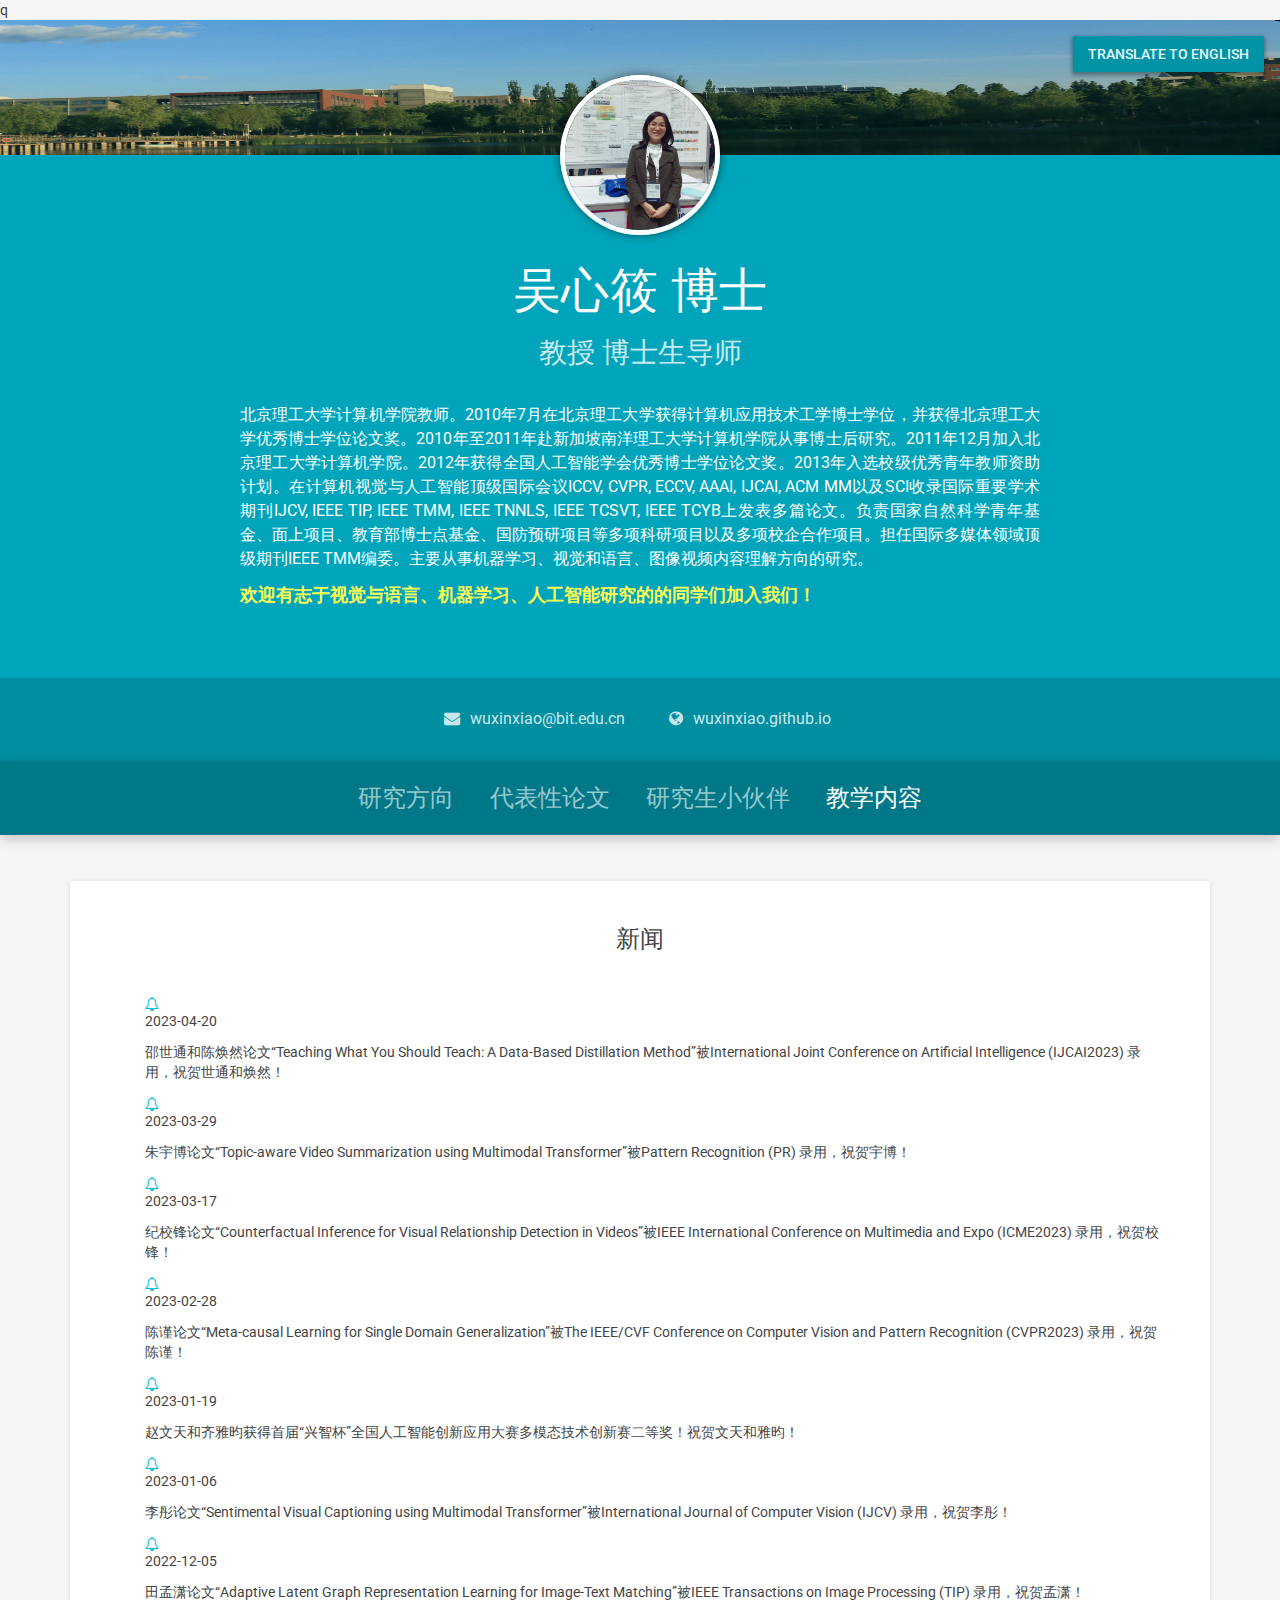
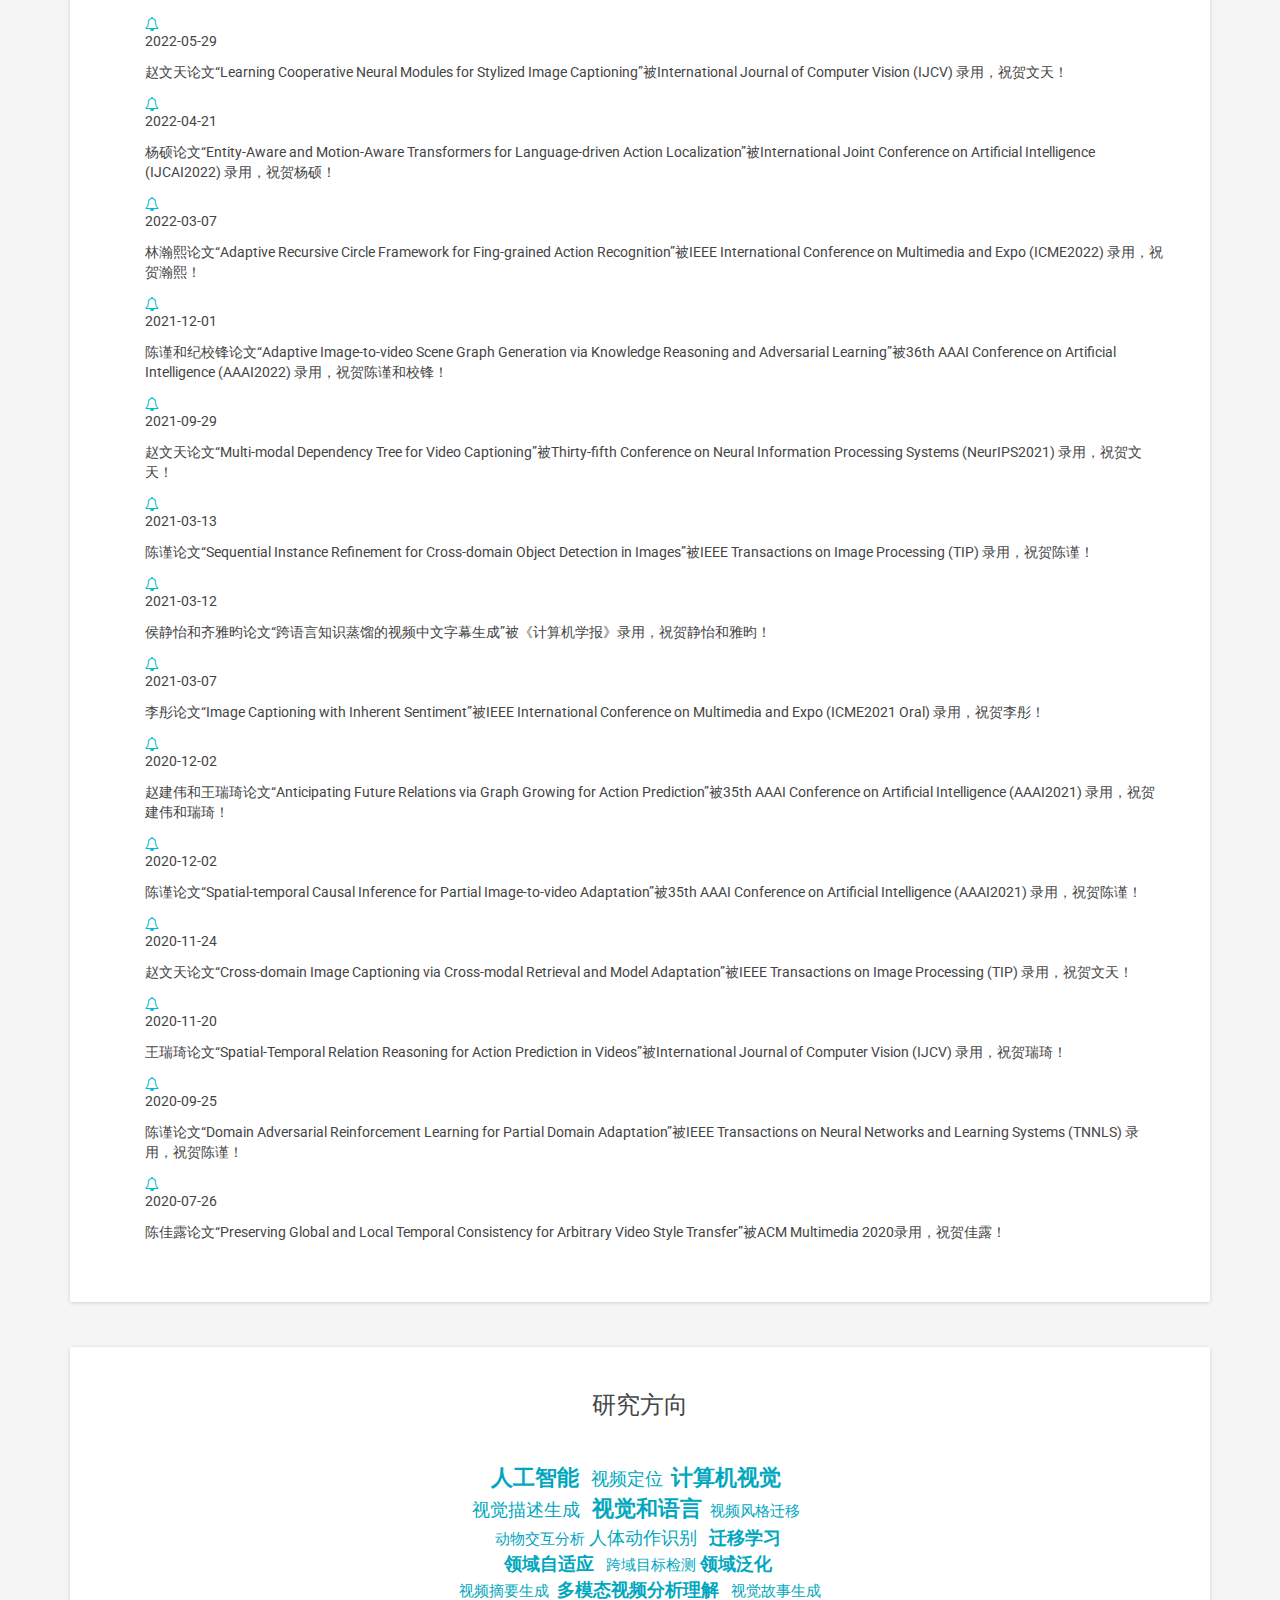
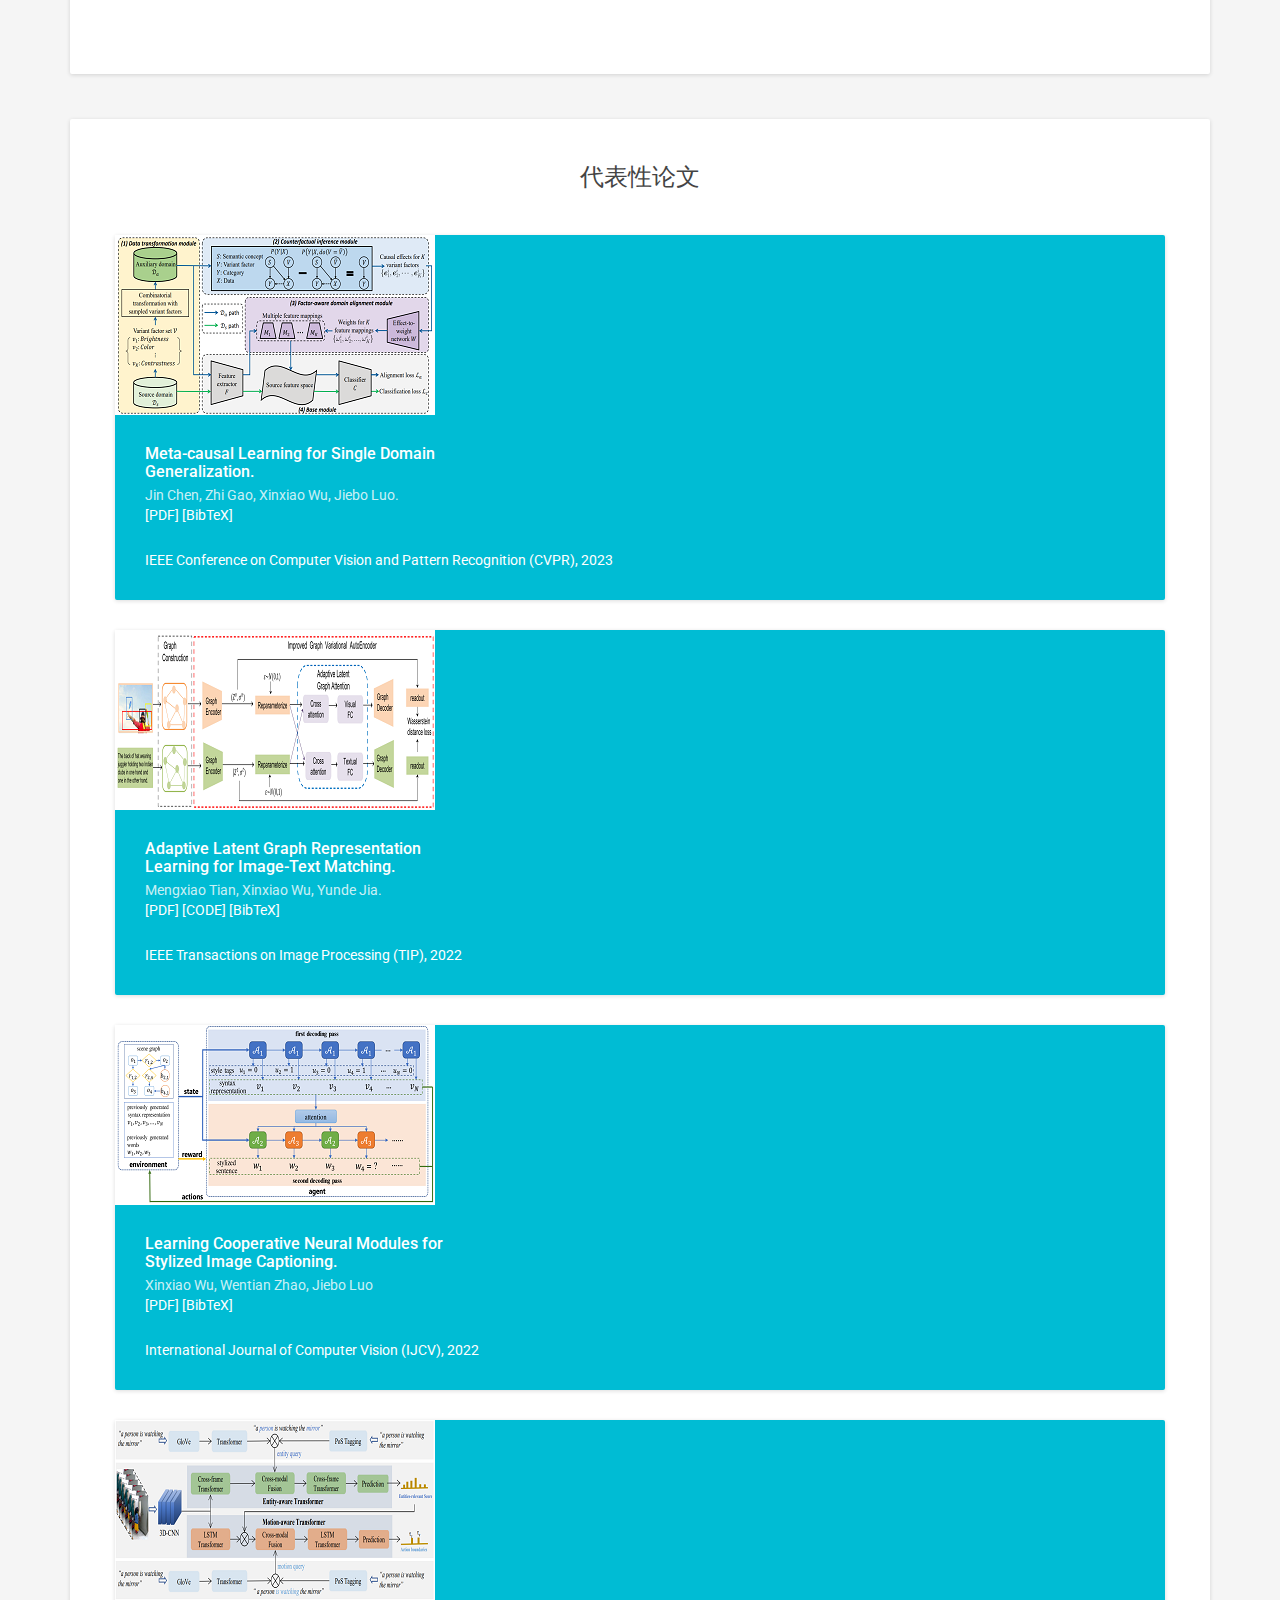
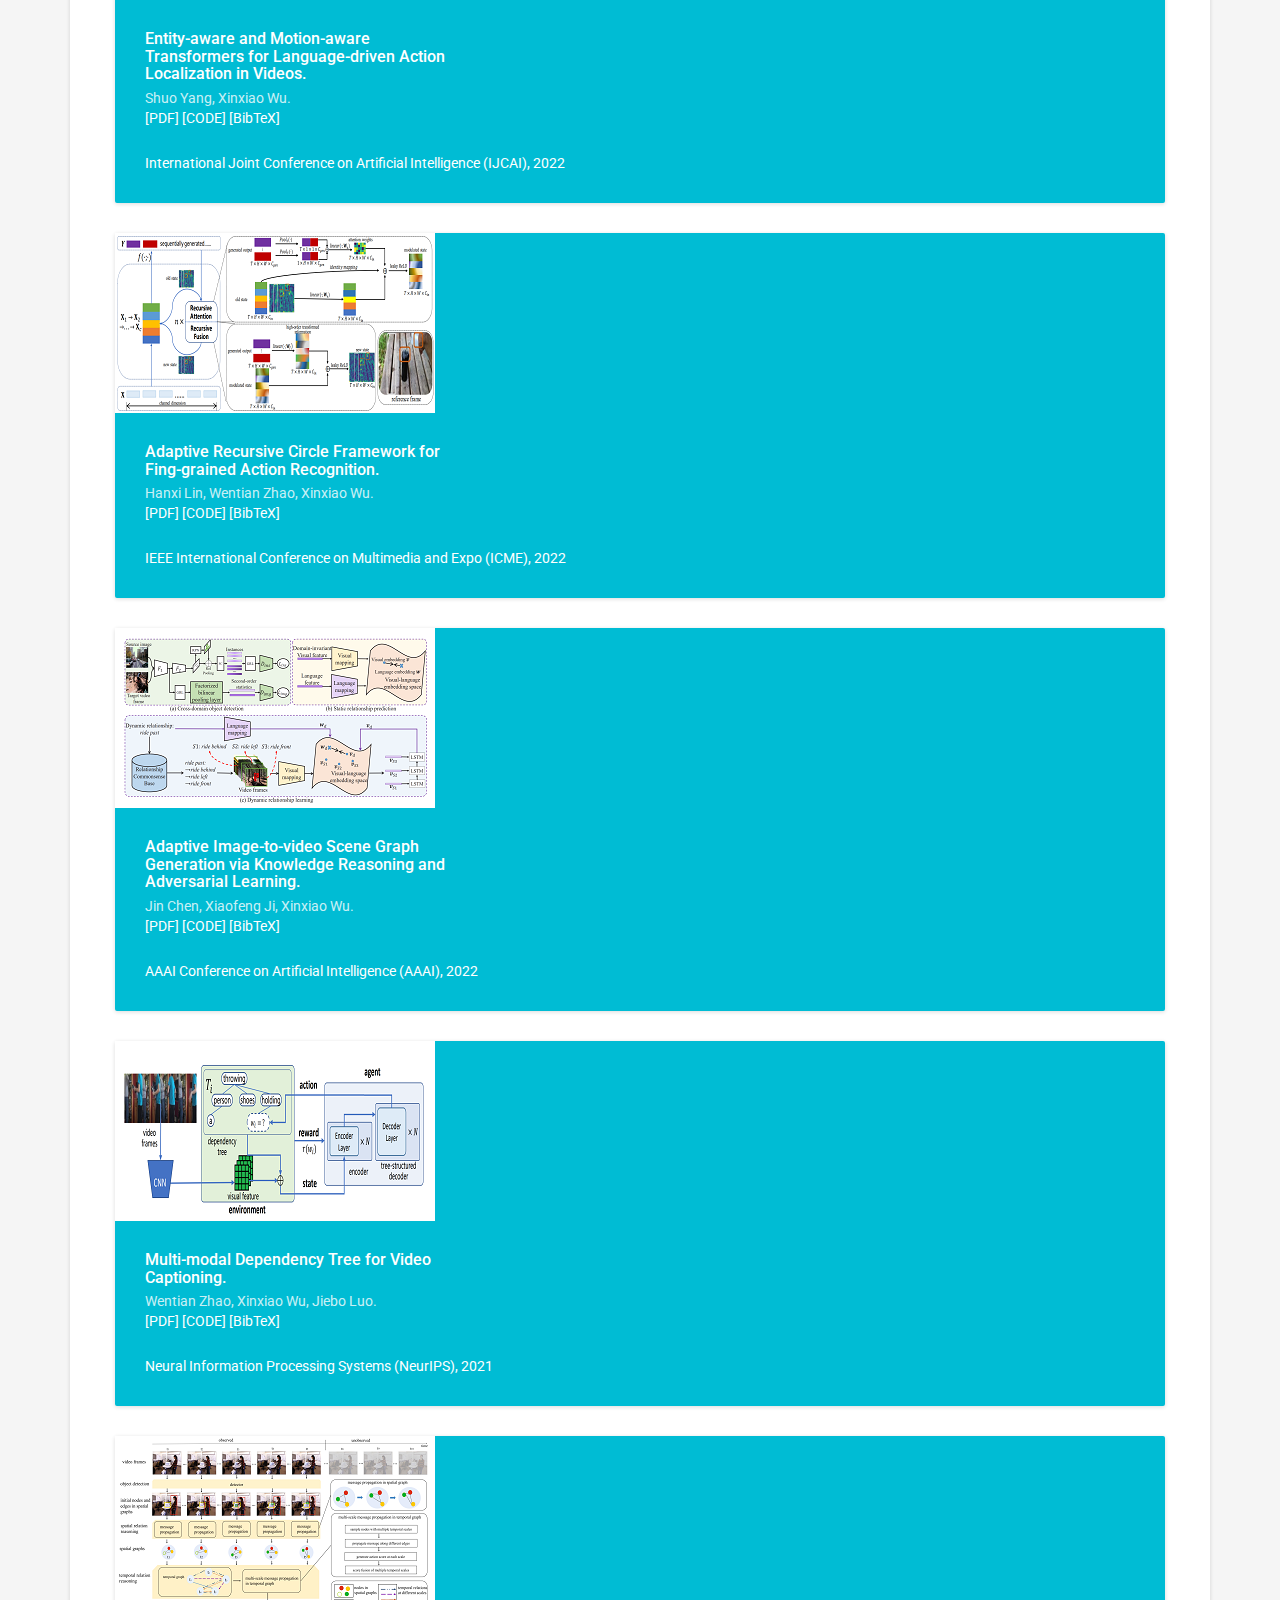
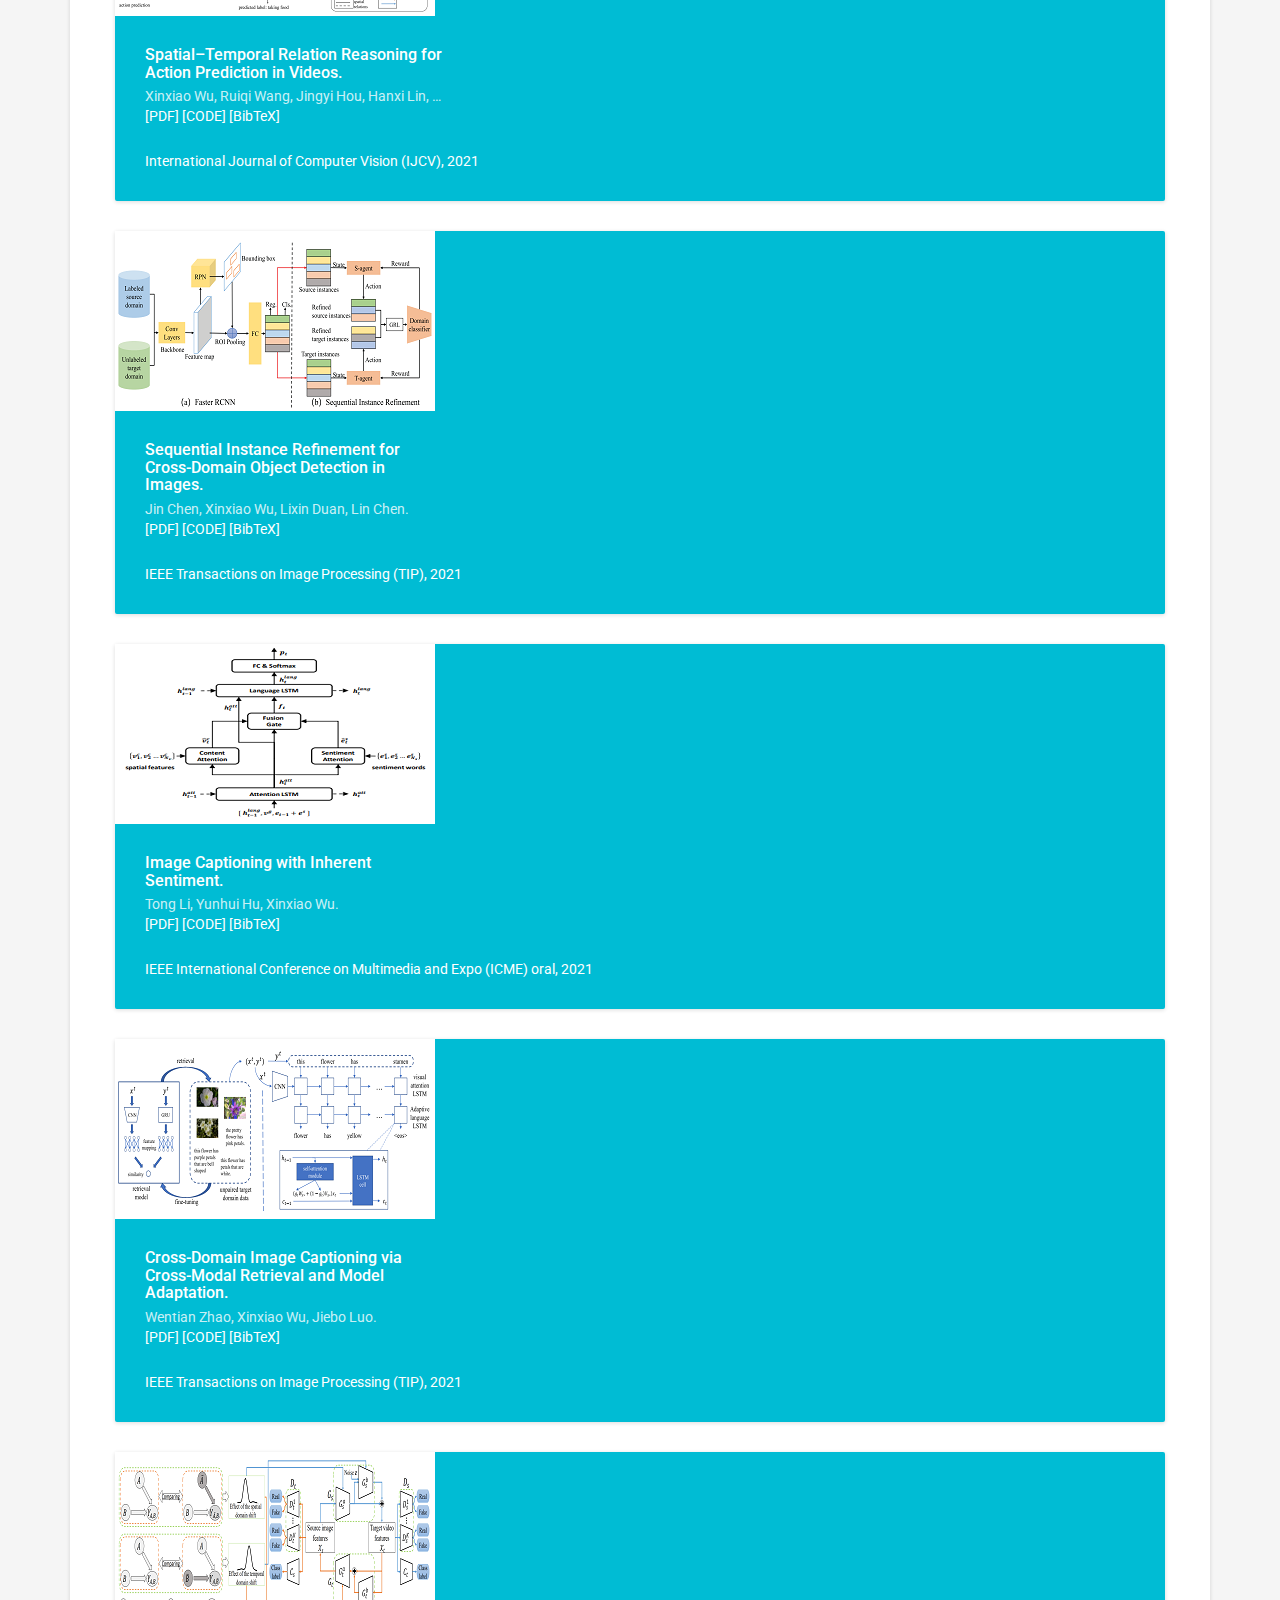
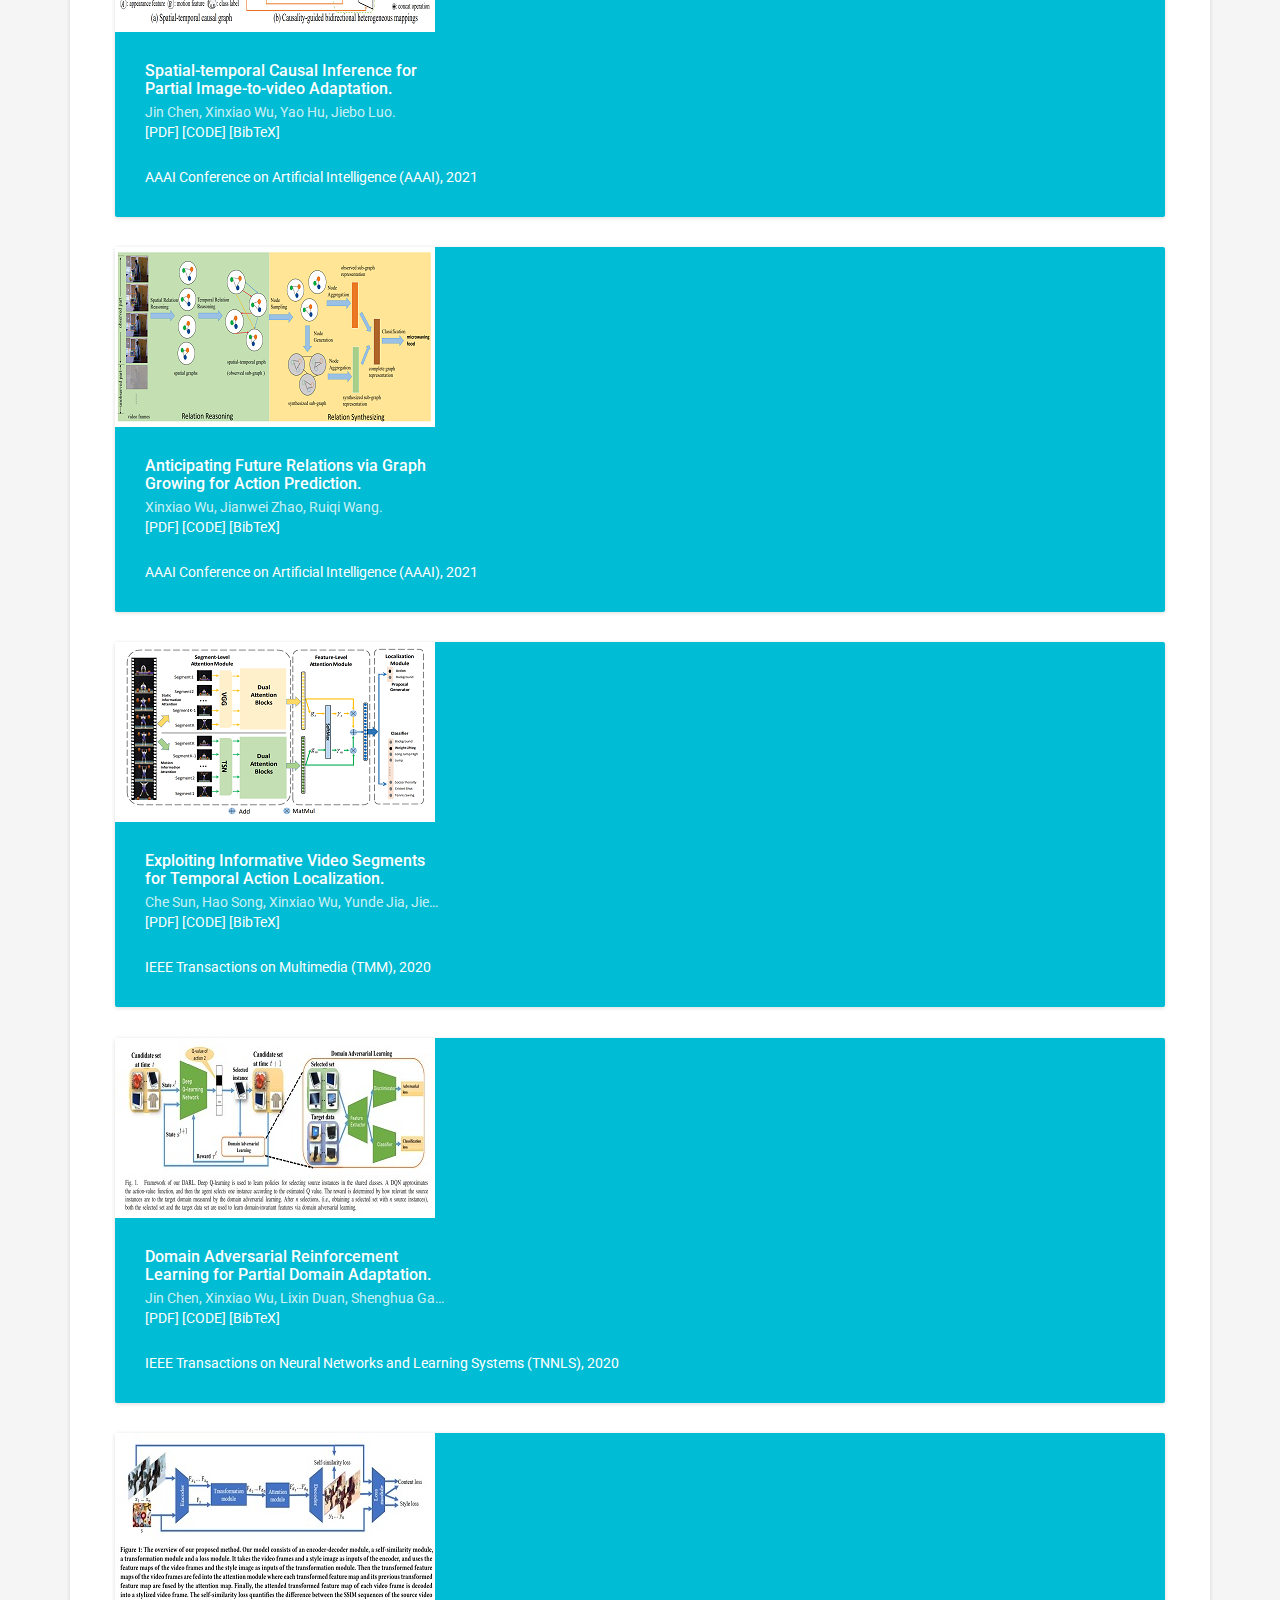
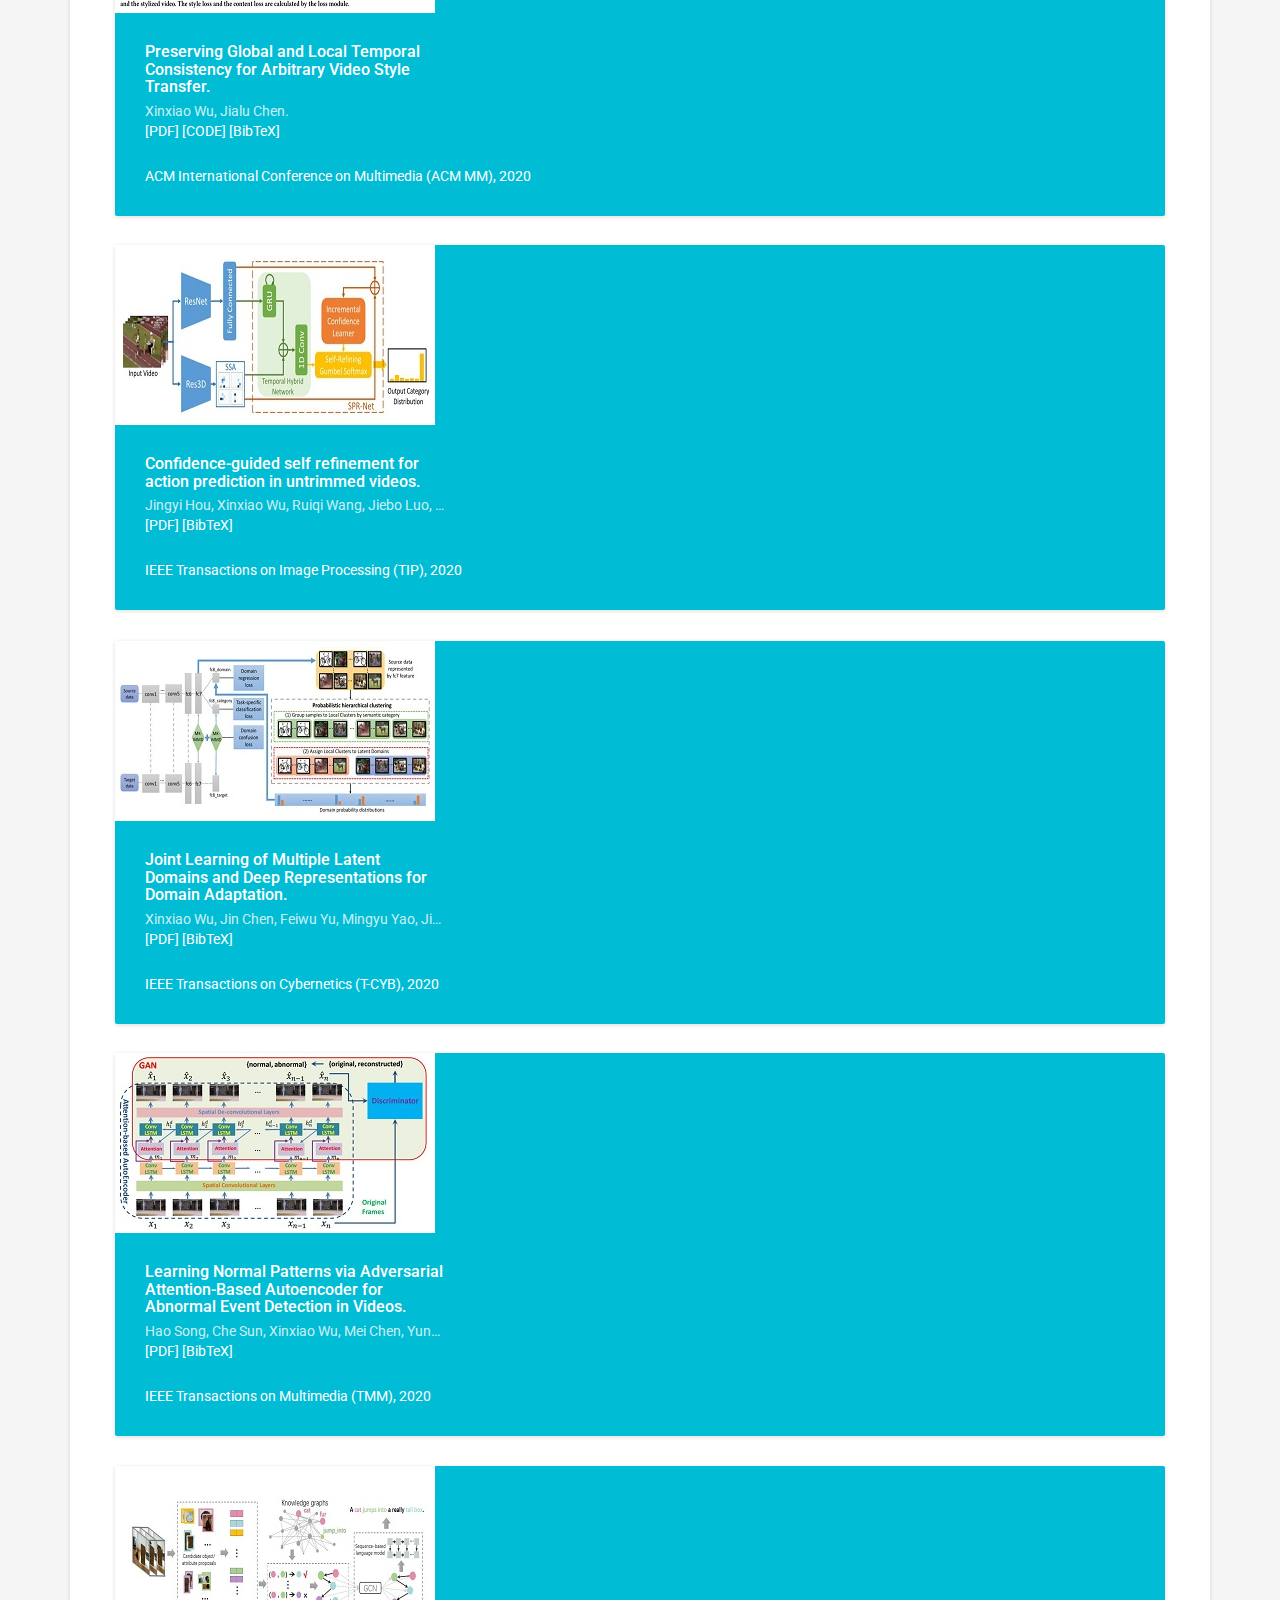
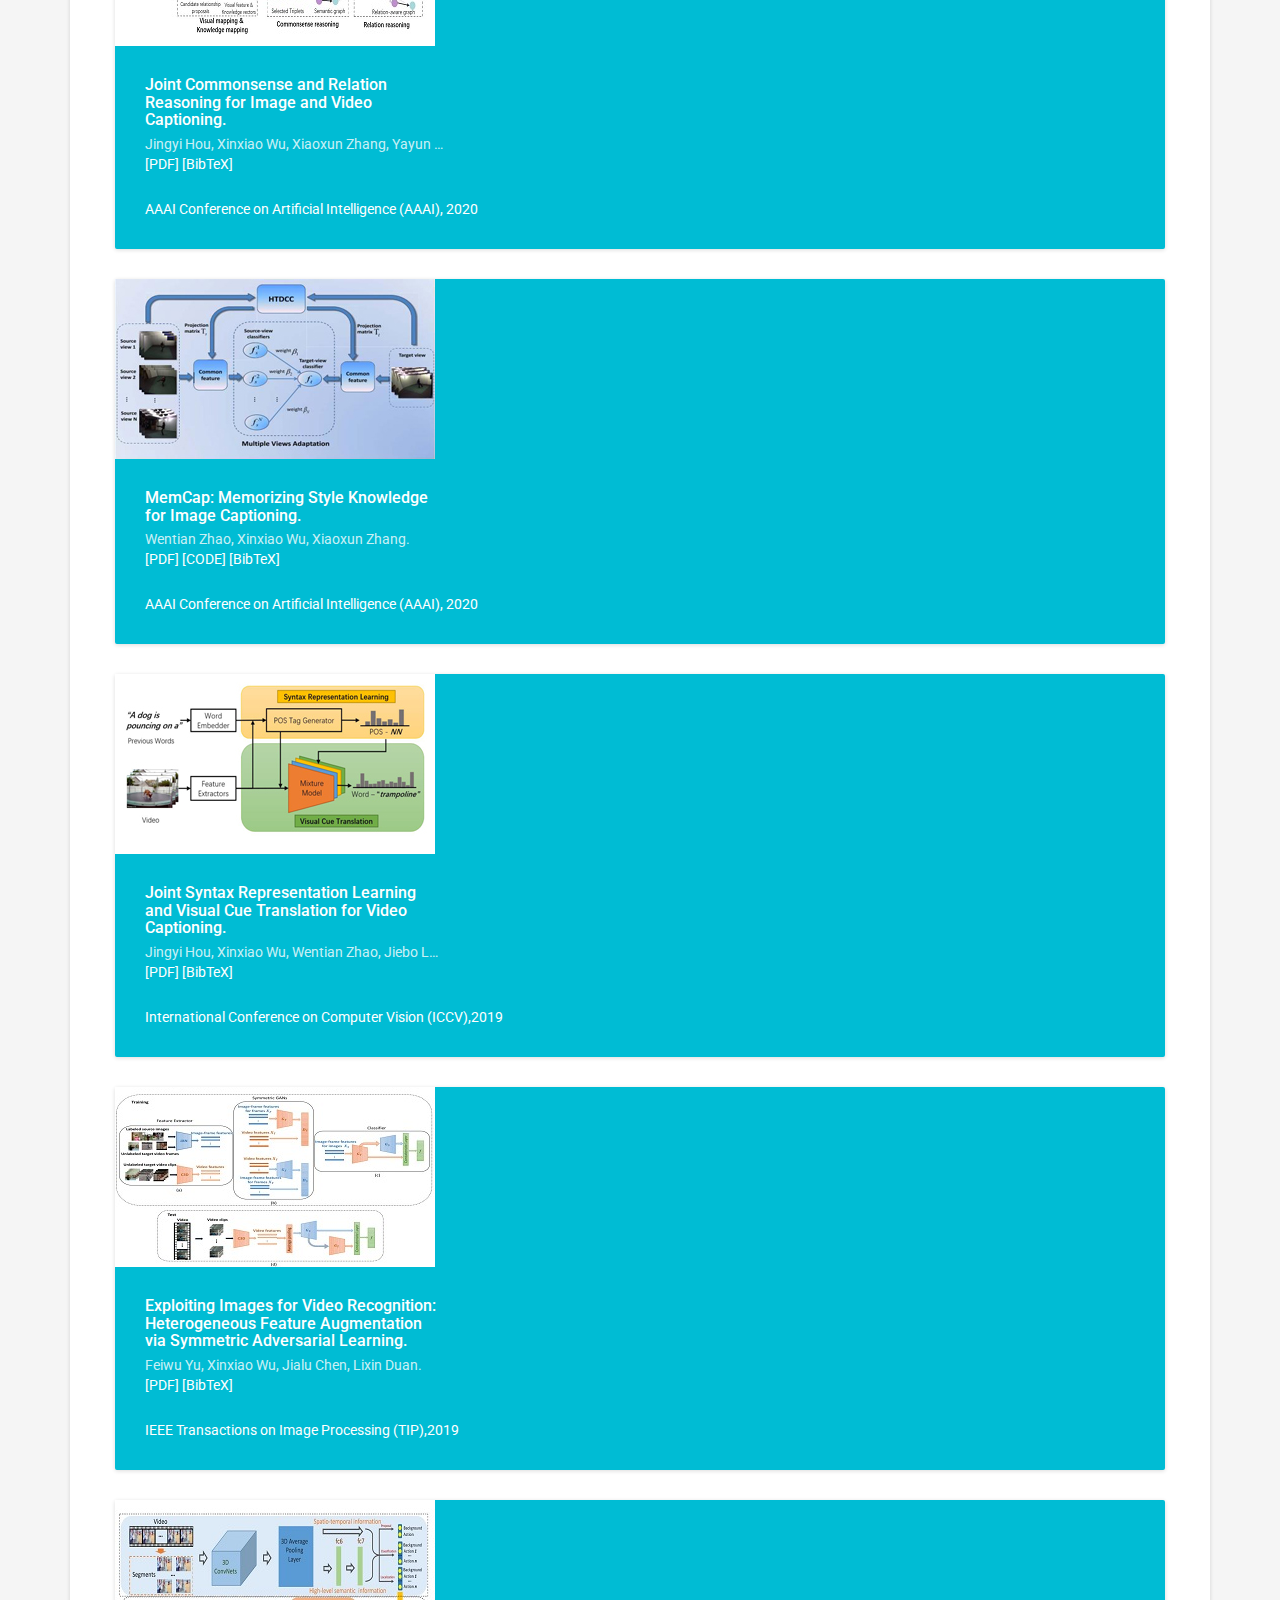
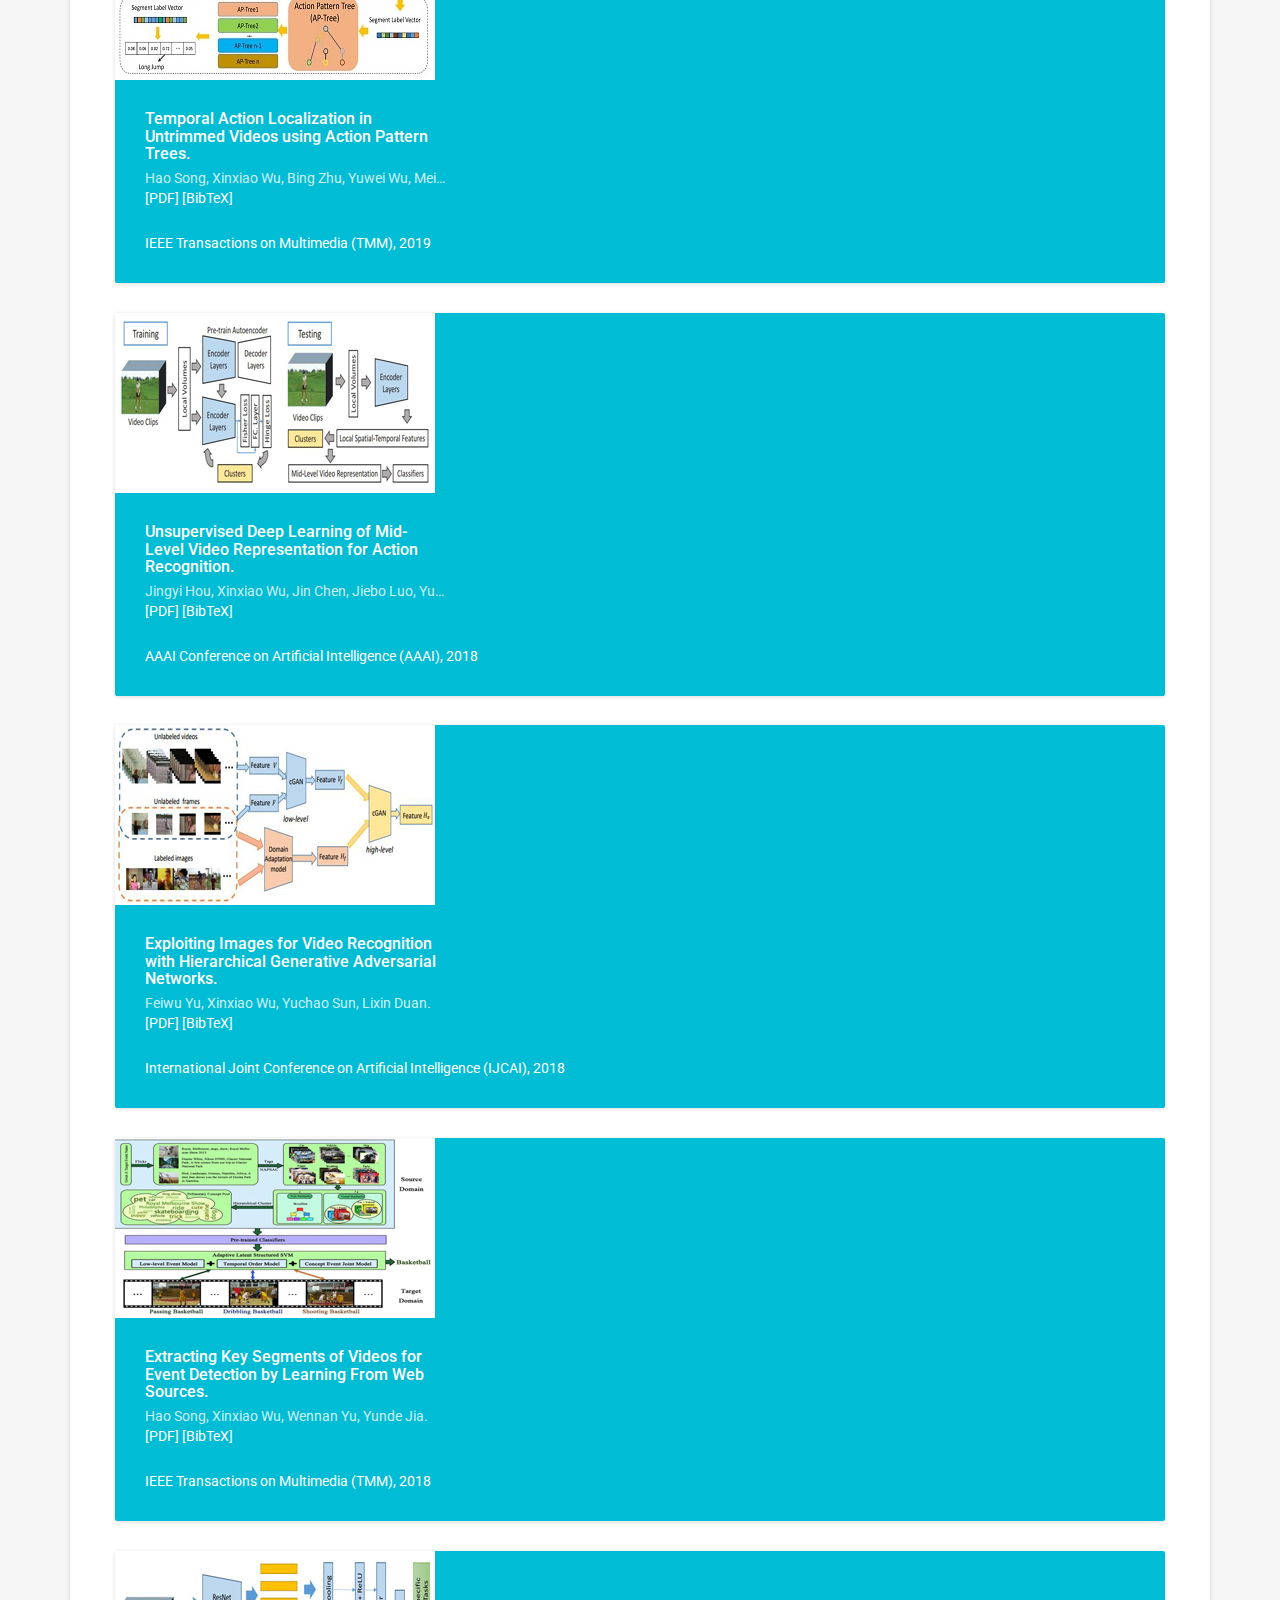
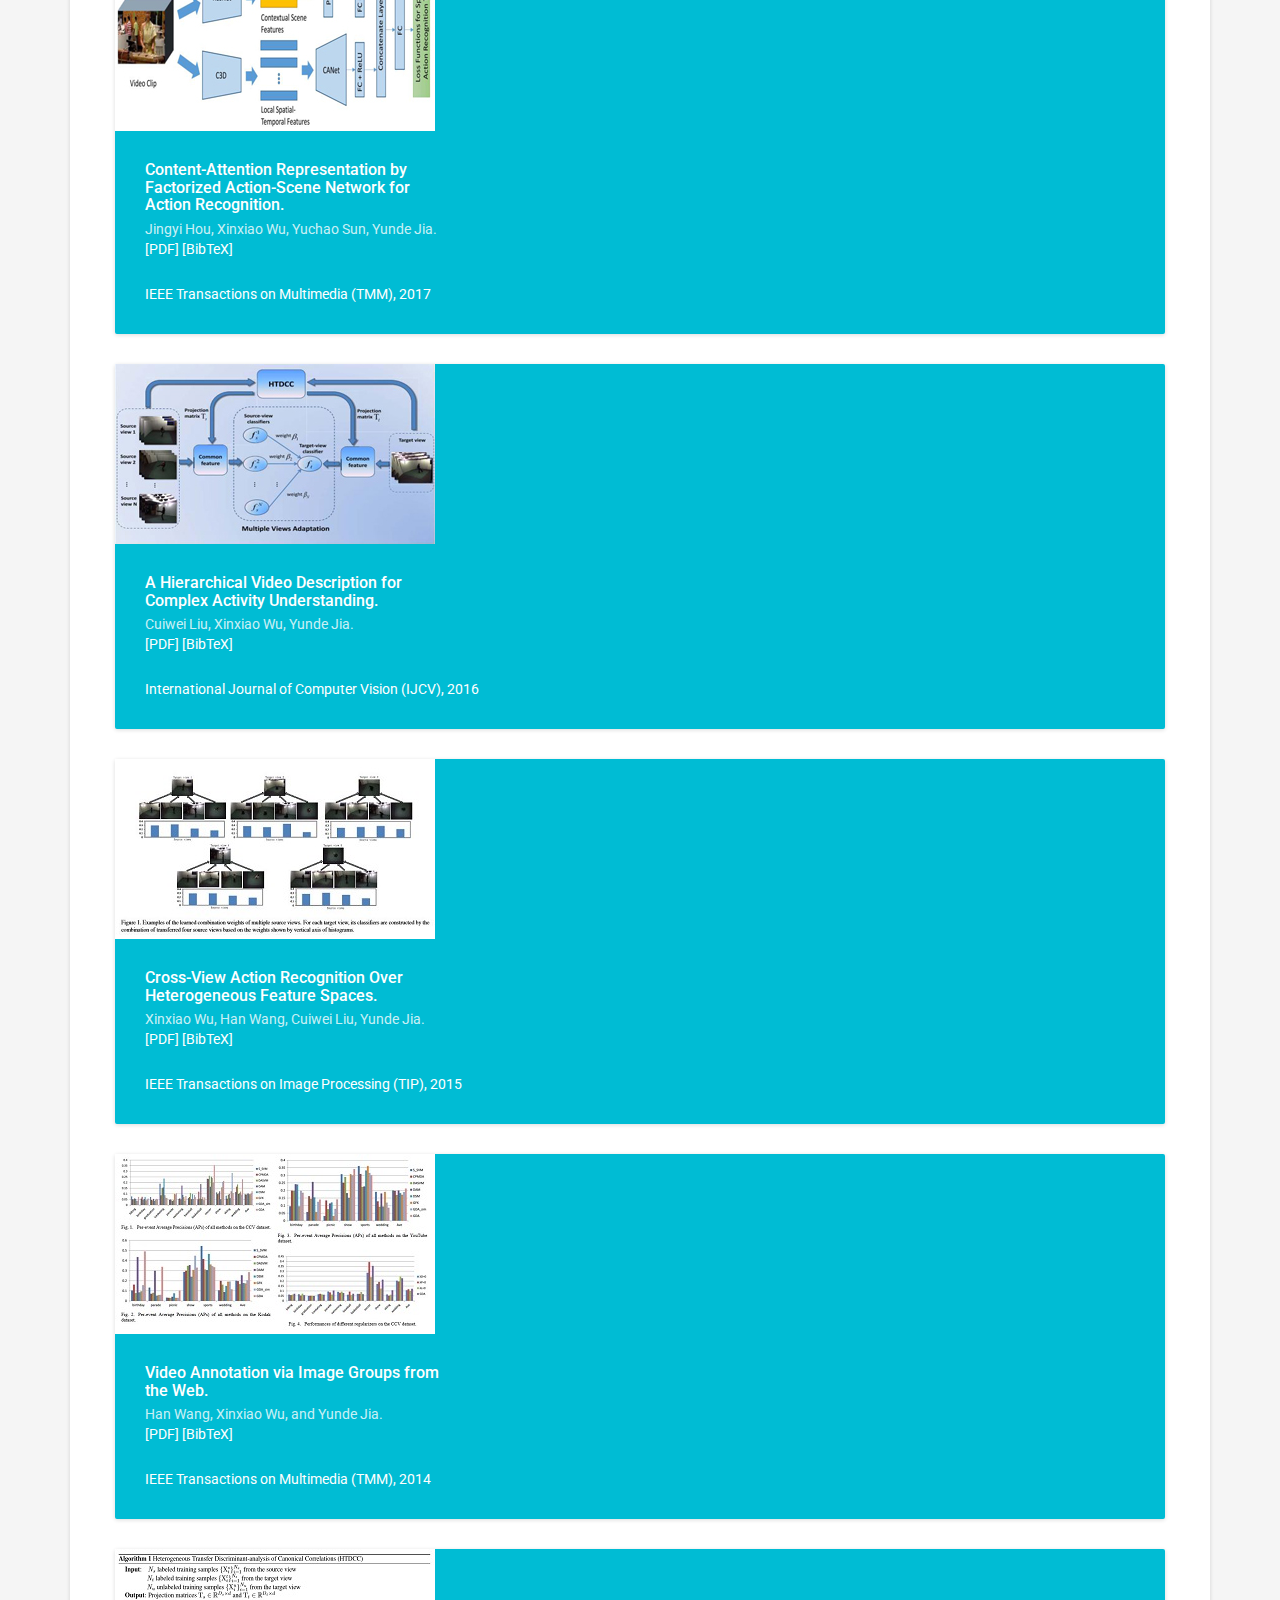
<file: index.html>
q <!DOCTYPE html>
<!--[if IE 8]> <html lang="en" class="ie8"> <![endif]-->  
<!--[if IE 9]> <html lang="en" class="ie9"> <![endif]-->  
<!--[if !IE]><!--> <html lang="en"> <!--<![endif]-->  
<head>
<title>吴心筱个人主页</title>
<!-- Meta -->
<meta charset="utf-8">
<meta http-equiv="X-UA-Compatible" content="IE=edge">
<meta name="viewport" content="width=device-width, initial-scale=1.0">
<meta name="description" content="">
<meta name="author" content="">    
<link rel="shortcut icon" href="">  
<link href='https://fonts.googleapis.com/css?family=Roboto:400,500,400italic,300italic,300,500italic,700,700italic,900,900italic' rel='stylesheet' type='text/css'>
<!-- Global CSS -->
<link rel="stylesheet" href="assets/plugins/bootstrap/css/bootstrap.min.css">   
<!-- m CSS -->
<link rel="stylesheet" href="assets/plugins/font-awesome/css/font-awesome.css">
<link rel="stylesheet" href="assets/plugins/viewer.min.css">
<!-- Theme CSS -->  
<link id="theme-style" rel="stylesheet" href="assets/css/styles.css">

</head> 

<body>

<header class="header">
	<div class="top-bar container-fluid">
		<img id="viewer" class="background" alt="">
		<div class="actions">
			<a class="btn" href="indexEn.html">Translate to English</a>
		</div><!--//actions-->
	</div><!--//top-bar-->
	
	<div class="intro">
		<div class="container text-center">
			<img id="viewer" class="profile-image" src="assets/images/profile-image.jpg" alt="">
			<h1 class="name">吴心筱 博士</h1>
			<div class="title">教授 博士生导师</div>
			<div class="profile">
				<p align="justify">北京理工大学计算机学院教师。2010年7月在北京理工大学获得计算机应用技术工学博士学位，并获得北京理工大学优秀博士学位论文奖。2010年至2011年赴新加坡南洋理工大学计算机学院从事博士后研究。2011年12月加入北京理工大学计算机学院。2012年获得全国人工智能学会优秀博士学位论文奖。2013年入选校级优秀青年教师资助计划。在计算机视觉与人工智能顶级国际会议ICCV, CVPR, ECCV, AAAI, IJCAI, ACM MM以及SCI收录国际重要学术期刊IJCV, IEEE TIP, IEEE TMM, IEEE TNNLS, IEEE TCSVT, IEEE TCYB上发表多篇论文。负责国家自然科学青年基金、面上项目、教育部博士点基金、国防预研项目等多项科研项目以及多项校企合作项目。担任国际多媒体领域顶级期刊IEEE TMM编委。主要从事机器学习、视觉和语言、图像视频内容理解方向的研究。</p>
				<p align="justify" style="color: #FFFF55; font-weight: bold;font-size: 18px;">欢迎有志于视觉与语言、机器学习、人工智能研究的的同学们加入我们！ </p>
			</div><!--//profile-->
		</div><!--//container-->
	</div><!--//intro-->
	
	<div class="contact-info">
		<div class="container text-center">
			<ul class="list-inline">
				<li class="email"><i class="fa fa-envelope"></i>wuxinxiao@bit.edu.cn</li>
				<li class="website"><i class="fa fa-globe"></i>wuxinxiao.github.io</li>
			</ul>
		</div><!--//container-->
	</div><!--//contact-info-->
	
	<div class="page-nav-space-holder hidden-xs">
		<div id="page-nav-wrapper" class="page-nav-wrapper text-center">
			<div class="container">
				<ul id="page-nav" class="nav page-nav list-inline">
					<font size="+2">
						<li><a class="scrollto" href="#ResearchInterests-section">研究方向</a></li>
						<li><a class="scrollto" href="#SelectedPublications-section">代表性论文</a></li>
						<li><a class="scrollto" href="#Group-section">研究生小伙伴</a></li>
						<li><a class="scrollto" href="#Eudcation-section">教学内容</a></li>
					</font>
					
				</ul><!--//page-nav-->
			</div>
		</div><!--//page-nav-wrapper-->
	</div>
	
</header><!--//header-->

<!-- 模态框（Modal） -->
<div class="modal fade" id="citeModal" tabindex="-1" role="dialog" aria-labelledby="myModalLabel" aria-hidden="true">
	<div class="modal-dialog modal-dialog-centered" role="document">
		<div class="modal-content">
			<div class="modal-body">
				<pre id="citeText">
				</pre>
			</div>
		</div><!-- /.modal-content -->
	</div><!-- /.modal-dialog -->
</div><!-- /.modal -->

<div class="wrapper container">
	<section id="News-section" class="contact-section section">
		<h2 class="section-title">新闻</h2>
		<div class="news-intro">
			<div class="dialog">
				<ul class="list-unstyled service-list">
					<li><i class="fa fa-bell-o" aria-hidden="true" ></i> <p>2023-04-20</p> 邵世通和陈焕然论文“Teaching What You Should Teach: A Data-Based Distillation Method”被International Joint Conference on Artificial Intelligence (IJCAI2023) 录用，祝贺世通和焕然！</li>
					<li><i class="fa fa-bell-o" aria-hidden="true" ></i> <p>2023-03-29</p> 朱宇博论文“Topic-aware Video Summarization using Multimodal Transformer”被Pattern Recognition (PR) 录用，祝贺宇博！</li>
					<li><i class="fa fa-bell-o" aria-hidden="true" ></i> <p>2023-03-17</p> 纪校锋论文“Counterfactual Inference for Visual Relationship Detection in Videos”被IEEE International Conference on Multimedia and Expo (ICME2023) 录用，祝贺校锋！</li>
					<li><i class="fa fa-bell-o" aria-hidden="true" ></i> <p>2023-02-28</p> 陈谨论文“Meta-causal Learning for Single Domain Generalization”被The IEEE/CVF Conference on Computer Vision and Pattern Recognition (CVPR2023) 录用，祝贺陈谨！</li>
					<li><i class="fa fa-bell-o" aria-hidden="true" ></i> <p>2023-01-19</p> 赵文天和齐雅昀获得首届“兴智杯”全国人工智能创新应用大赛多模态技术创新赛二等奖！祝贺文天和雅昀！</li>
					<li><i class="fa fa-bell-o" aria-hidden="true" ></i> <p>2023-01-06</p> 李彤论文“Sentimental Visual Captioning using Multimodal Transformer”被International Journal of Computer Vision (IJCV) 录用，祝贺李彤！</li>					
					<li><i class="fa fa-bell-o" aria-hidden="true" ></i> <p>2022-12-05</p> 田孟潇论文“Adaptive Latent Graph Representation Learning for Image-Text Matching”被IEEE Transactions on Image Processing (TIP) 录用，祝贺孟潇！</li>
					<li><i class="fa fa-bell-o" aria-hidden="true" ></i> <p>2022-05-29</p> 赵文天论文“Learning Cooperative Neural Modules for Stylized Image Captioning”被International Journal of Computer Vision (IJCV) 录用，祝贺文天！</li>
					<li><i class="fa fa-bell-o" aria-hidden="true" ></i> <p>2022-04-21</p> 杨硕论文“Entity-Aware and Motion-Aware Transformers for Language-driven Action Localization”被International Joint Conference on Artificial Intelligence (IJCAI2022) 录用，祝贺杨硕！</li>
					<li><i class="fa fa-bell-o" aria-hidden="true" ></i> <p>2022-03-07</p> 林瀚熙论文“Adaptive Recursive Circle Framework for Fing-grained Action Recognition”被IEEE International Conference on Multimedia and Expo (ICME2022) 录用，祝贺瀚熙！</li>
					<li><i class="fa fa-bell-o" aria-hidden="true" ></i> <p>2021-12-01</p> 陈谨和纪校锋论文“Adaptive Image-to-video Scene Graph Generation via Knowledge Reasoning and Adversarial Learning”被36th AAAI Conference on Artificial Intelligence (AAAI2022) 录用，祝贺陈谨和校锋！</li>
					<li><i class="fa fa-bell-o" aria-hidden="true" ></i> <p>2021-09-29</p> 赵文天论文“Multi-modal Dependency Tree for Video Captioning”被Thirty-fifth Conference on Neural Information Processing Systems (NeurIPS2021) 录用，祝贺文天！</li>
					<li><i class="fa fa-bell-o" aria-hidden="true" ></i> <p>2021-03-13</p> 陈谨论文“Sequential Instance Refinement for Cross-domain Object Detection in Images”被IEEE Transactions on Image Processing (TIP) 录用，祝贺陈谨！</li>
					<li><i class="fa fa-bell-o" aria-hidden="true" ></i> <p>2021-03-12</p> 侯静怡和齐雅昀论文“跨语言知识蒸馏的视频中文字幕生成”被《计算机学报》录用，祝贺静怡和雅昀！</li>
					<li><i class="fa fa-bell-o" aria-hidden="true" ></i> <p>2021-03-07</p> 李彤论文“Image Captioning with Inherent Sentiment”被IEEE International Conference on Multimedia and Expo (ICME2021 Oral) 录用，祝贺李彤！</li>
					<li><i class="fa fa-bell-o" aria-hidden="true" ></i> <p>2020-12-02</p> 赵建伟和王瑞琦论文“Anticipating Future Relations via Graph Growing for Action Prediction”被35th AAAI Conference on Artificial Intelligence (AAAI2021) 录用，祝贺建伟和瑞琦！</li>
					<li><i class="fa fa-bell-o" aria-hidden="true" ></i> <p>2020-12-02</p> 陈谨论文“Spatial-temporal Causal Inference for Partial Image-to-video Adaptation”被35th AAAI Conference on Artificial Intelligence (AAAI2021) 录用，祝贺陈谨！</li>
					<li><i class="fa fa-bell-o" aria-hidden="true" ></i> <p>2020-11-24</p> 赵文天论文“Cross-domain Image Captioning via Cross-modal Retrieval and Model Adaptation”被IEEE Transactions on Image Processing (TIP) 录用，祝贺文天！</li>
				 	<li><i class="fa fa-bell-o" aria-hidden="true" ></i> <p>2020-11-20</p> 王瑞琦论文“Spatial-Temporal Relation Reasoning for Action Prediction in Videos”被International Journal of Computer Vision (IJCV) 录用，祝贺瑞琦！</li>
				    <li><i class="fa fa-bell-o" aria-hidden="true" ></i> <p>2020-09-25</p> 陈谨论文“Domain Adversarial Reinforcement Learning for Partial Domain Adaptation”被IEEE Transactions on Neural Networks and Learning Systems (TNNLS) 录用，祝贺陈谨！</li>
					<li><i class="fa fa-bell-o" aria-hidden="true"></i> <p>2020-07-26</p> 陈佳露论文“Preserving Global and Local Temporal Consistency for Arbitrary Video Style Transfer”被ACM Multimedia 2020录用，祝贺佳露！</li>
				</ul>
			</div><!--//diaplog-->
		</div><!--//news-intro-->
	</section><!--//section-->

	<section id="ResearchInterests-section" class="contact-section section">
		<h2 class="section-title">研究方向</h2>
		<div class="dialog" style="text-align:center">
			<td style="width: 199px; font-family: Helvetica,Arial,sans-serif;">
			<font size="+1" color="#00A7BE">
				<big><span style="font-weight: bold;">人工智能</span></big>&nbsp;&nbsp;
				视频定位&nbsp;
				<big style="font-weight: bold;">计算机视觉</big>&nbsp;&nbsp;<br>
				<span>视觉描述生成</span>&nbsp;&nbsp;
				<big><span style="font-weight: bold;">视觉和语言</span></big>&nbsp;
				<small>视频风格迁移</small>&nbsp;&nbsp;<br>
				<small>动物交互分析</small>&nbsp;人体动作识别&nbsp;&nbsp;
				<small><big><span style="font-weight: bold;">迁移学习&nbsp;</span></big></small><br>
				<span style="font-weight: bold;">领域自适应</span>&nbsp;&nbsp; 
				<small> 跨域目标检测 </small>
				<span style="font-weight: bold;">领域泛化</span>&nbsp;<br>
				<small>视频摘要生成</small>&nbsp;
				<span style="font-weight: bold;">多模态视频分析理解</span>&nbsp;&nbsp;				
				<small>视觉故事生成</small> <br>&nbsp;
			</font>
          </td>
		</div>
	</section><!--//section-->

	<section id="SelectedPublications-section" class="portfolio-section section">
		<h2 class="section-title">代表性论文</h2>
		<div class="items-wrapper isotope row">
			<div class="item col-md-12 col-xs-12 ">
				<div class="item-inner">
					<figure class="figure">
						<img id="viewer35" class="img-responsive" src="assets/images/portfolio/portfolio-35.jpg" data-original="assets/images/papers/paper35.jpg" alt="" />
					</figure>
					<div class="content text-left">
						<h3 class="sub-title"><a>Meta-causal Learning for Single Domain Generalization.</a></h3>
						<div class="meta">Jin Chen, Zhi Gao, Xinxiao Wu, Jiebo Luo.</div>
						<div class="action">IEEE Conference on Computer Vision and Pattern Recognition (CVPR), 2023</div>
						<div class="link">
							<a href="assets/papers/2023/Meta-causal.pdf">[PDF]</a>
							<a data-toggle="modal" data-target="#citeModal" data-whatever="35">[BibTeX]</a>
						</div>
					</div><!--//content-->     					              
				</div><!--//item-inner-->
			</div><!--//item-->	
			<div class="item col-md-12 col-xs-12 ">
				<div class="item-inner">
					<figure class="figure">
						<img id="viewer34" class="img-responsive" src="assets/images/portfolio/portfolio-34.jpg" data-original="assets/images/papers/paper34.jpg" alt="" />
					</figure>
					<div class="content text-left">
						<h3 class="sub-title"><a>Adaptive Latent Graph Representation Learning for Image-Text Matching.</a></h3>
						<div class="meta">Mengxiao Tian, Xinxiao Wu, Yunde Jia.</div>
						<div class="action">IEEE Transactions on Image Processing (TIP), 2022</div>
						<div class="link">
							<a href="assets/papers/2022/ALGRL.pdf">[PDF]</a>
							<a href="https://github.com/Mengxiao-Tian/ALGR">[CODE]</a>
							<a data-toggle="modal" data-target="#citeModal" data-whatever="34">[BibTeX]</a>
						</div>
					</div><!--//content-->     					              
				</div><!--//item-inner-->
			</div><!--//item-->	
			<div class="item col-md-12 col-xs-12 ">
				<div class="item-inner">
					<figure class="figure">
						<img id="viewer33" class="img-responsive" src="assets/images/portfolio/portfolio-33.jpg" data-original="assets/images/papers/paper33.jpg" alt="" />
					</figure>
					<div class="content text-left">
						<h3 class="sub-title"><a>Learning Cooperative Neural Modules for Stylized Image Captioning.</a></h3>
						<div class="meta">Xinxiao Wu, Wentian Zhao, Jiebo Luo</div>
						<div class="action">International Journal of Computer Vision (IJCV), 2022</div>	
						<div class="link">
							<a href="assets/papers/2022/LCNM.pdf">[PDF]</a>
							<a data-toggle="modal" data-target="#citeModal" data-whatever="33">[BibTeX]</a>
						</div>
					</div><!--//content-->     					              
				</div><!--//item-inner-->
			</div><!--//item-->	
			<div class="item col-md-12 col-xs-12 ">
				<div class="item-inner">
					<figure class="figure">
						<img id="viewer32" class="img-responsive" src="assets/images/portfolio/portfolio-32.jpg" data-original="assets/images/papers/paper32.jpg" alt="" />
					</figure>
					<div class="content text-left">
						<h3 class="sub-title"><a>Entity-aware and Motion-aware Transformers for Language-driven Action Localization in Videos.</a></h3>
						<div class="meta">Shuo Yang, Xinxiao Wu.</div>
						<div class="action">International Joint Conference on Artificial Intelligence (IJCAI), 2022</div>	
						<div class="link">
							<a href="assets/papers/2022/EAMAT.pdf">[PDF]</a>
							<a href="https://github.com/shuoyang129/EAMAT">[CODE]</a>
							<a data-toggle="modal" data-target="#citeModal" data-whatever="32">[BibTeX]</a>
						</div>
					</div><!--//content-->     					              
				</div><!--//item-inner-->
			</div><!--//item-->	
			<div class="item col-md-12 col-xs-12 ">
				<div class="item-inner">
					<figure class="figure">
						<img id="viewer31" class="img-responsive" src="assets/images/portfolio/portfolio-31.jpg" data-original="assets/images/papers/paper31.jpg" alt="" />
					</figure>
					<div class="content text-left">
						<h3 class="sub-title"><a>Adaptive Recursive Circle Framework for Fing-grained Action Recognition.</a></h3>
						<div class="meta">Hanxi Lin, Wentian Zhao, Xinxiao Wu.</div>
						<div class="action">IEEE International Conference on Multimedia and Expo (ICME), 2022</div>	
						<div class="link">
							<a href="assets/papers/2022/ARC.pdf">[PDF]</a>
							<a href="https://github.com/0HaNC/ARC-ActionRecog/">[CODE]</a>
							<a data-toggle="modal" data-target="#citeModal" data-whatever="31">[BibTeX]</a>
						</div>
					</div><!--//content-->     					              
				</div><!--//item-inner-->
			</div><!--//item-->	
			<div class="item col-md-12 col-xs-12 ">
				<div class="item-inner">
					<figure class="figure">
						<img id="viewer30" class="img-responsive" src="assets/images/portfolio/portfolio-30.jpg" data-original="assets/images/papers/paper30.jpg" alt="" />
					</figure>
					<div class="content text-left">
						<h3 class="sub-title"><a>Adaptive Image-to-video Scene Graph Generation via Knowledge Reasoning and Adversarial Learning.</a></h3>
						<div class="meta">Jin Chen, Xiaofeng Ji, Xinxiao Wu.</div>
						<div class="action">AAAI Conference on Artificial Intelligence (AAAI), 2022</div>	
						<div class="link">
							<a href="assets/papers/2022/I2VSGG.pdf">[PDF]</a>
							<a href="https://github.com/Ego-J/I2VSGG">[CODE]</a>
							<a data-toggle="modal" data-target="#citeModal" data-whatever="30">[BibTeX]</a>
						</div>
					</div><!--//content-->     					              
				</div><!--//item-inner-->
			</div><!--//item-->	
			<div class="item col-md-12 col-xs-12 ">
				<div class="item-inner">
					<figure class="figure">
						<img id="viewer29" class="img-responsive" src="assets/images/portfolio/portfolio-29.jpg" data-original="assets/images/papers/paper29.jpg" alt="" />
					</figure>
					<div class="content text-left">
						<h3 class="sub-title"><a>Multi-modal Dependency Tree for Video Captioning.</a></h3>
						<div class="meta">Wentian Zhao, Xinxiao Wu, Jiebo Luo.</div>
						<div class="action">Neural Information Processing Systems (NeurIPS), 2021</div>	
						<div class="link">
							<a href="assets/papers/2021/Multi-modal Dependency Tree.pdf">[PDF]</a>
							<a href="https://github.com/wentian-zhao/tree_video_caption">[CODE]</a>
							<a data-toggle="modal" data-target="#citeModal" data-whatever="29">[BibTeX]</a>
						</div>
					</div><!--//content-->     					              
				</div><!--//item-inner-->
			</div><!--//item-->	
			<div class="item col-md-12 col-xs-12 ">
				<div class="item-inner">
					<figure class="figure">
						<img id="viewer28" class="img-responsive" src="assets/images/portfolio/portfolio-28.jpg" data-original="assets/images/papers/paper28.jpg" alt="" />
					</figure>
					<div class="content text-left">
						<h3 class="sub-title"><a>Spatial–Temporal Relation Reasoning for Action Prediction in Videos.</a></h3>
						<div class="meta">Xinxiao Wu, Ruiqi Wang, Jingyi Hou, Hanxi Lin, Jiebo Luo.</div>
						<div class="action">International Journal of Computer Vision (IJCV), 2021</div>	
						<div class="link">
							<a href="assets/papers/2021/Spatial–Temporal Relation Reasoning.pdf">[PDF]</a>
							<a href="https://github.com/0HaNC/Graph-Action-Prediction">[CODE]</a>
							<a data-toggle="modal" data-target="#citeModal" data-whatever="28">[BibTeX]</a>
						</div>
					</div><!--//content-->     					              
				</div><!--//item-inner-->
			</div><!--//item-->	
			<div class="item col-md-12 col-xs-12 ">
				<div class="item-inner">
					<figure class="figure">
						<img id="viewer27" class="img-responsive" src="assets/images/portfolio/portfolio-27.jpg" data-original="assets/images/papers/paper27.jpg" alt="" />
					</figure>
					<div class="content text-left">
						<h3 class="sub-title"><a>Sequential Instance Refinement for Cross-Domain Object Detection in Images.</a></h3>
						<div class="meta">Jin Chen, Xinxiao Wu, Lixin Duan, Lin Chen.</div>
						<div class="action">IEEE Transactions on Image Processing (TIP), 2021</div>	
						<div class="link">
							<a href="assets/papers/2021/SIR.pdf">[PDF]</a>
							<a href="https://github.com/ChenJinBIT/SIR">[CODE]</a>
							<a data-toggle="modal" data-target="#citeModal" data-whatever="27">[BibTeX]</a>
						</div>
					</div><!--//content-->     					              
				</div><!--//item-inner-->
			</div><!--//item-->	
			<div class="item col-md-12 col-xs-12 ">
				<div class="item-inner">
					<figure class="figure">
						<img id="viewer26" class="img-responsive" src="assets/images/portfolio/portfolio-26.jpg" data-original="assets/images/papers/paper26.jpg" alt="" />
					</figure>
					<div class="content text-left">
						<h3 class="sub-title"><a>Image Captioning with Inherent Sentiment.</a></h3>
						<div class="meta">Tong Li, Yunhui Hu, Xinxiao Wu.</div>
						<div class="action">IEEE International Conference on Multimedia and Expo (ICME) oral, 2021</div>	
						<div class="link">
							<a href="assets/papers/2021/InSenti-Cap.pdf">[PDF]</a>
							<a href="https://github.com/ezeli/InSentiCap_model">[CODE]</a>
							<a data-toggle="modal" data-target="#citeModal" data-whatever="26">[BibTeX]</a>
						</div>
					</div><!--//content-->     					              
				</div><!--//item-inner-->
			</div><!--//item-->	
			<div class="item col-md-12 col-xs-12 ">
				<div class="item-inner">
					<figure class="figure">
						<img id="viewer25" class="img-responsive" src="assets/images/portfolio/portfolio-25.jpg" data-original="assets/images/papers/paper25.jpg" alt="" />
					</figure>
					<div class="content text-left">
						<h3 class="sub-title"><a>Cross-Domain Image Captioning via Cross-Modal Retrieval and Model Adaptation.</a></h3>
						<div class="meta">Wentian Zhao, Xinxiao Wu, Jiebo Luo.</div>
						<div class="action">IEEE Transactions on Image Processing (TIP), 2021</div>	
						<div class="link">
							<a href="assets/papers/2021/Captioning_via_Retrieval.pdf">[PDF]</a>
							<a href="https://github.com/enp7s0/cross-domain">[CODE]</a>
							<a data-toggle="modal" data-target="#citeModal" data-whatever="25">[BibTeX]</a>
						</div>
					</div><!--//content-->    					              
				</div><!--//item-inner-->
			</div><!--//item-->	
			<div class="item col-md-12 col-xs-12 ">
				<div class="item-inner">
					<figure class="figure">
						<img id="viewer24" class="img-responsive" src="assets/images/portfolio/portfolio-24.jpg" data-original="assets/images/papers/paper24.jpg" alt="" />
					</figure>
					<div class="content text-left">
						<h3 class="sub-title"><a>Spatial-temporal Causal Inference for Partial Image-to-video Adaptation.</a></h3>
						<div class="meta">Jin Chen, Xinxiao Wu, Yao Hu, Jiebo Luo.</div>
						<div class="action">AAAI Conference on Artificial Intelligence (AAAI), 2021</div>	
						<div class="link">
							<a href="assets/papers/2021/Spatial-temporal_Causal_Inference.pdf">[PDF]</a>
							<a href="https://github.com/ChenJinBIT/HPDA">[CODE]</a>
							<a data-toggle="modal" data-target="#citeModal" data-whatever="24">[BibTeX]</a>
						</div>
					</div><!--//content-->    					              
				</div><!--//item-inner-->
			</div><!--//item-->	
			<div class="item col-md-12 col-xs-12 ">
				<div class="item-inner">
					<figure class="figure">
						<img id="viewer23" class="img-responsive" src="assets/images/portfolio/portfolio-23.jpg" data-original="assets/images/papers/paper23.jpg" alt="" />
					</figure>
					<div class="content text-left">
						<h3 class="sub-title"><a>Anticipating Future Relations via Graph Growing for Action Prediction.</a></h3>
						<div class="meta">Xinxiao Wu, Jianwei Zhao, Ruiqi Wang.</div>
						<div class="action">AAAI Conference on Artificial Intelligence (AAAI), 2021</div>	
						<div class="link">
							<a href="assets/papers/2021/LST-GCN.pdf">[PDF]</a>
							<a href="https://github.com/wuxinxiao/LST-GCN">[CODE]</a>
							<a data-toggle="modal" data-target="#citeModal" data-whatever="23">[BibTeX]</a>
						</div>
					</div><!--//content-->    					              
				</div><!--//item-inner-->
			</div><!--//item-->	
			<div class="item col-md-12 col-xs-12 ">
				<div class="item-inner">
					<figure class="figure">
						<img id="viewer22" class="img-responsive" src="assets/images/portfolio/portfolio-22.jpg" data-original="assets/images/papers/paper22.jpg" alt="" />
					</figure>
					<div class="content text-left">
						<h3 class="sub-title"><a>Exploiting Informative Video Segments for Temporal Action Localization.</a></h3>
						<div class="meta">Che Sun, Hao Song, Xinxiao Wu, Yunde Jia, Jiebo Luo.</div>
						<div class="action">IEEE Transactions on Multimedia (TMM), 2020</div>
						<div class="link">
							<a href="assets/papers/2020/STAN.pdf">[PDF]</a>
							<a href="https://github.com/2120171054/Exploiting-Informative-Video-Segments-for-Temporal-Action-Localization">[CODE]</a>
							<a data-toggle="modal" data-target="#citeModal" data-whatever="22">[BibTeX]</a>
						</div>						
					</div><!--//content-->    					              
				</div><!--//item-inner-->
			</div><!--//item-->	
			<div class="item col-md-12 col-xs-12 ">
				<div class="item-inner">
					<figure class="figure">
						<img id="viewer21" class="img-responsive" src="assets/images/portfolio/portfolio-21.jpg" data-original="assets/images/papers/paper21.jpg" alt="" />
					</figure>
					<div class="content text-left">
						<h3 class="sub-title"><a>Domain Adversarial Reinforcement Learning for Partial Domain Adaptation.</a></h3>
						<div class="meta">Jin Chen, Xinxiao Wu, Lixin Duan, Shenghua Gao.</div>
						<div class="action">IEEE Transactions on Neural Networks and Learning Systems (TNNLS), 2020</div>
						<div class="link">
							<a href="assets/papers/2020/DARL.pdf">[PDF]</a>
							<a href="https://github.com/ChenJinBIT/DARL">[CODE]</a>
							<a data-toggle="modal" data-target="#citeModal" data-whatever="21">[BibTeX]</a>
						</div>						
					</div><!--//content-->    					              
				</div><!--//item-inner-->
			</div><!--//item-->		
			<div class="item col-md-12 col-xs-12 ">
				<div class="item-inner">
					<figure class="figure">
						<img id="viewer16" class="img-responsive" src="assets/images/portfolio/portfolio-16.jpg" data-original="assets/images/papers/paper16.jpg" alt="" />
					</figure>
					<div class="content text-left">
						<h3 class="sub-title"><a>Preserving Global and Local Temporal Consistency for Arbitrary Video Style Transfer.</a></h3>
						<div class="meta">Xinxiao Wu, Jialu Chen.</div>
						<div class="action">ACM International Conference on Multimedia (ACM MM), 2020</div>
						<div class="link">
							<a href="assets/papers/2020/Preserving_Temporal_Consistency.pdf">[PDF]</a>
							<a href="https://github.com/mcislab-machine-learning/videostyletransfer">[CODE]</a>
							<a data-toggle="modal" data-target="#citeModal" data-whatever="16">[BibTeX]</a>
						</div>	
					</div><!--//content-->    					              
				</div><!--//item-inner-->
			</div><!--//item-->		
			<div class="item col-md-12 col-xs-12 ">
				<div class="item-inner">
					<figure class="figure">
						<img id="viewer13" class="img-responsive" src="assets/images/portfolio/portfolio-13.jpg" data-original="assets/images/papers/paper13.jpg" alt="" />
					</figure>
					<div class="content text-left">
						<h3 class="sub-title"><a>Confidence-guided self refinement for action prediction in untrimmed videos.</a></h3>
						<div class="meta">Jingyi Hou, Xinxiao Wu, Ruiqi Wang, Jiebo Luo, Yunde Jia.</div>
						<div class="action">IEEE Transactions on Image Processing (TIP), 2020</div>
						<div class="link">
							<a href="assets/papers/2020/SPR-Net.pdf">[PDF]</a>
							<a data-toggle="modal" data-target="#citeModal" data-whatever="13">[BibTeX]</a>
						</div>							
					</div><!--//content-->    					              
				</div><!--//item-inner-->
			</div><!--//item-->		
			<div class="item col-md-12 col-xs-12 ">
				<div class="item-inner">
					<figure class="figure">
						<img id="viewer14" class="img-responsive" src="assets/images/portfolio/portfolio-14.jpg" data-original="assets/images/papers/paper14.jpg" alt="" />
					</figure>
					<div class="content text-left">
						<h3 class="sub-title"><a>Joint Learning of Multiple Latent Domains and Deep Representations for Domain Adaptation.</a></h3>
						<div class="meta">Xinxiao Wu, Jin Chen, Feiwu Yu, Mingyu Yao, Jiebo Luo.</div>
						<div class="action">IEEE Transactions on Cybernetics (T-CYB), 2020</div>
						<div class="link">
							<a href="assets/papers/2020/Multiple_Latent_Domains_and_Deep_Representation.pdf">[PDF]</a>
							<a data-toggle="modal" data-target="#citeModal" data-whatever="14">[BibTeX]</a>
						</div>						
					</div><!--//content-->    					              
				</div><!--//item-inner-->
			</div><!--//item-->		
			<div class="item col-md-12 col-xs-12 ">
				<div class="item-inner">
					<figure class="figure">
						<img id="viewer15" class="img-responsive" src="assets/images/portfolio/portfolio-15.jpg" data-original="assets/images/papers/paper15.jpg" alt="" />
					</figure>
					<div class="content text-left">
						<h3 class="sub-title"><a>Learning Normal Patterns via Adversarial Attention-Based Autoencoder for Abnormal Event Detection in Videos.</a></h3>
						<div class="meta">Hao Song, Che Sun, Xinxiao Wu, Mei Chen, Yunde Jia.</div>
						<div class="action">IEEE Transactions on Multimedia (TMM), 2020</div>
						<div class="link">
							<a href="assets/papers/2020/Ada-Net.pdf">[PDF]</a>
							<a data-toggle="modal" data-target="#citeModal" data-whatever="15">[BibTeX]</a>
						</div>
					</div><!--//content-->    					              
				</div><!--//item-inner-->
			</div><!--//item-->		
			<div class="item col-md-12 col-xs-12 ">
				<div class="item-inner">
					<figure class="figure">
						<img id="viewer6" class="img-responsive" src="assets/images/portfolio/portfolio-6.jpg" data-original="assets/images/papers/paper6.jpg" alt="" />
					</figure>
					<div class="content text-left">
						<h3 class="sub-title"><a>Joint Commonsense and Relation Reasoning for Image and Video Captioning.</a></h3>
						<div class="meta">Jingyi Hou, Xinxiao Wu, Xiaoxun Zhang, Yayun Qi, Yunde Jia, Jiebo Luo.</div>
						<div class="action">AAAI Conference on Artificial Intelligence (AAAI), 2020</div>
						<div class="link">
							<a href="assets/papers/2020/C-R_reasoning.pdf">[PDF]</a>
							<a data-toggle="modal" data-target="#citeModal" data-whatever="6">[BibTeX]</a>
						</div>
					</div><!--//content-->    					              
				</div><!--//item-inner-->
			</div><!--//item-->		
			<div class="item col-md-12 col-xs-12 ">
				<div class="item-inner">
					<figure class="figure">
						<img id="viewer7" class="img-responsive" src="assets/images/portfolio/portfolio-7.jpg" data-original="assets/images/papers/paper7.jpg" alt="" />
					</figure>
					<div class="content text-left">
						<h3 class="sub-title"><a>MemCap: Memorizing Style Knowledge for Image Captioning.</a></h3>
						<div class="meta">Wentian Zhao, Xinxiao Wu, Xiaoxun Zhang.</div>
						<div class="action">AAAI Conference on Artificial Intelligence (AAAI), 2020</div>
						<div class="link">
							<a href="assets/papers/2020/MemCap.pdf">[PDF]</a>
							<a href="https://github.com/entalent/MemCap">[CODE]</a>
							<a data-toggle="modal" data-target="#citeModal" data-whatever="7">[BibTeX]</a>
						</div>	
					</div><!--//content-->    					              
				</div><!--//item-inner-->
			</div><!--//item-->
			<div class="item col-md-12 col-xs-12 ">
				<div class="item-inner">
					<figure class="figure">
						<img id="viewer8" class="img-responsive" src="assets/images/portfolio/portfolio-8.jpg" data-original="assets/images/papers/paper8.jpg" alt=""/>
					</figure>
					<div class="content text-left">
						<h3 class="sub-title"><a>Joint Syntax Representation Learning and Visual Cue Translation for Video Captioning.</h3>
						<div class="meta">Jingyi Hou, Xinxiao Wu, Wentian Zhao, Jiebo Luo, Yunde Jia.</div>
						<div class="action">International Conference on Computer Vision (ICCV),2019</div>
						<div class="link">
							<a href="assets/papers/2019/Joint_Syntax_Representation_Learning_and_Visual_Cue_Translation.pdf">[PDF]</a>
							<a data-toggle="modal" data-target="#citeModal" data-whatever="8">[BibTeX]</a>
						</div>
					</div><!--//content-->    					            
				</div><!--//item-inner-->
			</div><!--//item-->
			<div class="item col-md-12 col-xs-12 ">
				<div class="item-inner">
					<figure class="figure">
						<img id="viewer12" class="img-responsive" src="assets/images/portfolio/portfolio-12.jpg" data-original="assets/images/papers/paper12.jpg" alt=""/>
					</figure>
					<div class="content text-left">
						<h3 class="sub-title"><a>Exploiting Images for Video Recognition: Heterogeneous Feature Augmentation via Symmetric Adversarial Learning.</a></h3>
						<div class="meta">Feiwu Yu, Xinxiao Wu, Jialu Chen, Lixin Duan.</div>
						<div class="action">IEEE Transactions on Image Processing (TIP),2019</div>
						<div class="link">
							<a href="assets/papers/2019/Sym-GAN.pdf">[PDF]</a>
							<a data-toggle="modal" data-target="#citeModal" data-whatever="12">[BibTeX]</a>
						</div>  
					</div><!--//content-->    					            
				</div><!--//item-inner-->
			</div><!--//item-->
			<div class="item col-md-12 col-xs-12 ">
				<div class="item-inner">
					<figure class="figure">
						<img id="viewer11" class="img-responsive" src="assets/images/portfolio/portfolio-11.jpg" data-original="assets/images/papers/paper11.jpg" alt=""/>
					</figure>
					<div class="content text-left">
						<h3 class="sub-title"><a>Temporal Action Localization in Untrimmed Videos using Action Pattern Trees.</a></h3>
						<div class="meta">Hao Song, Xinxiao Wu, Bing Zhu, Yuwei Wu, Mei Chen, Yunde Jia.</div>
						<div class="action">IEEE Transactions on Multimedia (TMM), 2019</div>
						<div class="link">
							<a href="assets/papers/2019/Action_Pattern_Trees.pdf">[PDF]</a>
							<a data-toggle="modal" data-target="#citeModal" data-whatever="11">[BibTeX]</a>
						</div> 
					</div><!--//content-->    					            
				</div><!--//item-inner-->
			</div><!--//item-->
			<div class="item col-md-12 col-xs-12 ">
				<div class="item-inner">
					<figure class="figure">
						<img id="viewer1" class="img-responsive" src="assets/images/portfolio/portfolio-1.jpg" data-original="assets/images/papers/paper1.jpg" alt=""/>
					</figure>
					<div class="content text-left">
						<h3 class="sub-title"><a>Unsupervised Deep Learning of Mid-Level Video Representation for Action Recognition.</a></h3>
						<div class="meta">Jingyi Hou, Xinxiao Wu, Jin Chen, Jiebo Luo, Yunde Jia</div>
						<div class="action">AAAI Conference on Artificial Intelligence (AAAI), 2018</div> 
						<div class="link">
							<a href="assets/papers/2018/Unsupervised_Mid-Level_Video_Representation.pdf">[PDF]</a>
							<a data-toggle="modal" data-target="#citeModal" data-whatever="1">[BibTeX]</a>
						</div>
					</div><!--//content-->    					            
				</div><!--//item-inner-->
			</div><!--//item-->
			<div class="item col-md-12 col-xs-12 ">
				<div class="item-inner">
					<figure class="figure">
						<img id="viewer2" class="img-responsive" src="assets/images/portfolio/portfolio-2.jpg" data-original="assets/images/papers/paper2.jpg" alt="" />
					</figure>
					<div class="content text-left">
						<h3 class="sub-title"><a>Exploiting Images for Video Recognition with Hierarchical Generative Adversarial Networks.</a></h3>
						<div class="meta">Feiwu Yu, Xinxiao Wu, Yuchao Sun, Lixin Duan.</div>
						<div class="action">International Joint Conference on Artificial Intelligence (IJCAI), 2018</div>
						<div class="link">
							<a href="assets/papers/2018/HiGAN.pdf">[PDF]</a>
							<a data-toggle="modal" data-target="#citeModal" data-whatever="2">[BibTeX]</a>
						</div>
					</div><!--//content-->    					              
				</div><!--//item-inner-->
			</div><!--//item-->
			<div class="item col-md-12 col-xs-12 ">
				<div class="item-inner">
					<figure class="figure">
						<img id="viewer4" class="img-responsive" src="assets/images/portfolio/portfolio-4.jpg" data-original="assets/images/papers/paper4.jpg" alt="" />
					</figure>
					<div class="content text-left">
						<h3 class="sub-title"><a>Extracting Key Segments of Videos for Event Detection by Learning From Web Sources.</a></h3>
						<div class="meta">Hao Song, Xinxiao Wu, Wennan Yu, Yunde Jia.</div>
						<div class="action">IEEE Transactions on Multimedia (TMM), 2018</div>
						<div class="link">
							<a href="assets/papers/2018/Extracting_Key_Segments.pdf">[PDF]</a>
							<a data-toggle="modal" data-target="#citeModal" data-whatever="4">[BibTeX]</a>
						</div>
					</div><!--//content-->    					              
				</div><!--//item-inner-->
			</div><!--//item-->
			<div class="item col-md-12 col-xs-12 ">
				<div class="item-inner">
					<figure class="figure">
						<img id="viewer3" class="img-responsive" src="assets/images/portfolio/portfolio-3.jpg" data-original="assets/images/papers/paper3.jpg" alt="" />
					</figure>
					<div class="content text-left">
						<h3 class="sub-title"><a>Content-Attention Representation by Factorized Action-Scene Network for Action Recognition. </a></h3>
						<div class="meta">Jingyi Hou, Xinxiao Wu, Yuchao Sun, Yunde Jia.</div>
						<div class="action">IEEE Transactions on Multimedia (TMM), 2017</div>
						<div class="link">
							<a href="assets/papers/2018/FASNet.pdf">[PDF]</a>
							<a data-toggle="modal" data-target="#citeModal" data-whatever="3">[BibTeX]</a>
						</div>
					</div><!--//content-->                  
				</div><!--//item-inner-->
			</div><!--//item-->
			<div class="item col-md-12 col-xs-12 ">
				<div class="item-inner">
					<figure class="figure">
						<img id="viewer5" class="img-responsive" src="assets/images/portfolio/portfolio-5.jpg" data-original="assets/images/papers/paper5.jpg" alt="" />
					</figure>
					<div class="content text-left">
						<h3 class="sub-title"><a>A Hierarchical Video Description for Complex Activity Understanding.</a></h3>
						<div class="meta">Cuiwei Liu, Xinxiao Wu, Yunde Jia.</div>
						<div class="action">International Journal of Computer Vision (IJCV), 2016</div>
						<div class="link">
							<a href="assets/papers/2016/Hierarchical_Video_Description.pdf">[PDF]</a>
							<a data-toggle="modal" data-target="#citeModal" data-whatever="5">[BibTeX]</a>
						</div>
					</div><!--//content-->    				              
				</div><!--//item-inner-->
			</div><!--//item-->
			<div class="item col-md-12 col-xs-12 ">
				<div class="item-inner">
					<figure class="figure">
						<img id="viewer10" class="img-responsive" src="assets/images/portfolio/portfolio-10.jpg" data-original="assets/images/papers/paper10.jpg" alt="" />
					</figure>
					<div class="content text-left">
						<h3 class="sub-title"><a>Cross-View Action Recognition Over Heterogeneous Feature Spaces.</a></h3>
						<div class="meta">Xinxiao Wu, Han Wang, Cuiwei Liu, Yunde Jia.</div>
						<div class="action">IEEE Transactions on Image Processing (TIP), 2015</div>
						<div class="link">
							<a href="assets/papers/2015/HTDCC.pdf">[PDF]</a>
							<a data-toggle="modal" data-target="#citeModal" data-whatever="10">[BibTeX]</a>
						</div>
					</div><!--//content-->    				              
				</div><!--//item-inner-->
			</div><!--//item-->
			<div class="item col-md-12 col-xs-12 ">
				<div class="item-inner">
					<figure class="figure">
						<img id="viewer9" class="img-responsive" src="assets/images/portfolio/portfolio-9.jpg" data-original="assets/images/papers/paper9.jpg" alt="" />
					</figure>
					<div class="content text-left">
						<h3 class="sub-title"><a>Video Annotation via Image Groups from the Web. </a></h3>
						<div class="meta">Han Wang, Xinxiao Wu, and Yunde Jia.</div>
						<div class="action">IEEE Transactions on Multimedia (TMM), 2014</div>
						<div class="link">
							<a href="assets/papers/2014/GDA.pdf">[PDF]</a>
							<a data-toggle="modal" data-target="#citeModal" data-whatever="9">[BibTeX]</a>
						</div>
					</div><!--//content-->    				              
				</div><!--//item-inner-->
			</div><!--//item-->
			<div class="item col-md-12 col-xs-12 ">
				<div class="item-inner">
					<figure class="figure">
						<img id="viewer17" class="img-responsive" src="assets/images/portfolio/portfolio-17.jpg" data-original="assets/images/papers/paper17.jpg" alt="" />
					</figure>
					<div class="content text-left">
						<h3 class="sub-title"><a>Cross-View Action Recognition over Heterogeneous Feature Spaces.</a></h3>
						<div class="meta">Xinxiao Wu, Han Wang, Cuiwei Liu, Yunde Jia.</div>
						<div class="action">IEEE International Conference on Computer Vision (ICCV), 2013</div>
						<div class="link">
							<a href="assets/papers/2013/HTDCC.pdf">[PDF]</a>
							<a data-toggle="modal" data-target="#citeModal" data-whatever="17">[BibTeX]</a>
						</div>
					</div><!--//content-->    				              
				</div><!--//item-inner-->
			</div><!--//item-->
			<div class="item col-md-12 col-xs-12 ">
				<div class="item-inner">
					<figure class="figure">
						<img id="viewer18" class="img-responsive" src="assets/images/portfolio/portfolio-18.jpg" data-original="assets/images/papers/paper18.jpg" alt="" />
					</figure>
					<div class="content text-left">
						<h3 class="sub-title"><a>View-Invariant Action Recognition Using Latent Kernelized Structural SVM.</a></h3>
						<div class="meta">Xinxiao Wu, Yunde Jia.</div>
						<div class="action">European Conference on Computer Vision (ECCV), 2012</div>
						<div class="link">
							<a href="assets/papers/2012/Latent_Kernelized_Structural_SVM.pdf">[PDF]</a>
							<a data-toggle="modal" data-target="#citeModal" data-whatever="18">[BibTeX]</a>
						</div>	
					</div><!--//content-->    				              
				</div><!--//item-inner-->
			</div><!--//item-->
			<div class="item col-md-12 col-xs-12 ">
				<div class="item-inner">
					<figure class="figure">
						<img id="viewer19" class="img-responsive" src="assets/images/portfolio/portfolio-19.jpg" data-original="assets/images/papers/paper19.jpg" alt="" />
					</figure>
					<div class="content text-left">
						<h3 class="sub-title"><a>Action recognition using context and appearance distribution features.</a></h3>
						<div class="meta">Xinxiao Wu, Dong Xu, Lixin Duan, Jiebo Luo.</div>
						<div class="action">IEEE Conference on Computer Vision and Pattern Recognition (CVPR), 2011</div>
						<div class="link">
							<a href="assets/papers/2011/AFMKL.pdf">[PDF]</a>
							<a data-toggle="modal" data-target="#citeModal" data-whatever="19">[BibTeX]</a>
						</div>	
					</div><!--//content-->    				              
				</div><!--//item-inner-->
			</div><!--//item-->
			<div class="item col-md-12 col-xs-12 ">
				<div class="item-inner">
					<figure class="figure">
						<img id="viewer20" class="img-responsive" src="assets/images/portfolio/portfolio-20.jpg" data-original="assets/images/papers/paper20.jpg" alt="" />
					</figure>
					<div class="content text-left">
						<h3 class="sub-title"><a>Incremental discriminative-analysis of canonical correlations for action recognition.</a></h3>
						<div class="meta">Xinxiao Wu, Wei Liang, Yunde Jia.</div>
						<div class="action">IEEE International Conference on Computer Vision (ICCV), 2009</div>	
						<div class="link">
							<a href="assets/papers/2011/IDCC.pdf">[PDF]</a>
							<a data-toggle="modal" data-target="#citeModal" data-whatever="20">[BibTeX]</a>
						</div>	
					</div><!--//content-->    				              
				</div><!--//item-inner-->
			</div><!--//item-->
		</div><!--//item-wrapper-->
		
	</section><!--//section-->		
	
	<section id="Group-section" class="group-section section">
		<h2 class="section-title">研究生小伙伴</h2>
		<div class="items-wrapper isotope row">
			<div class="item frontend col-md-3 col-xs-6 ">
				<div class="item-inner">
					<figure class="figure">
						<img id="viewer10" class="img-responsive" src="assets/images/group/chenjin.jpg" alt="" style="border-radius: 70%"/>
					</figure>
					<div class="content text-center">
						<h3 class="sub-title">陈谨</h3>
						<div class="meta">博士生</div>
						<div class="action">transfer learning</a></div> 
					</div><!--//content-->    					            
				</div><!--//item-inner-->
			</div><!--//item-->
			<div class="item frontend col-md-3 col-xs-6 ">
				<div class="item-inner">
					<figure class="figure">
						<img id="viewer11" class="img-responsive" src="assets/images/group/zhaowentian.jpg" alt="" style="border-radius: 70%"/>
					</figure>
					<div class="content text-center">
						<h3 class="sub-title">赵文天</a></h3>
						<div class="meta">博士生</div>
						<div class="action">video caption</a></div>
					</div><!--//content-->    					              
				</div><!--//item-inner-->
			</div><!--//item-->
			<div class="item frontend col-md-3 col-xs-6 ">
				<div class="item-inner">
					<figure class="figure">
						<img id="viewer12" class="img-responsive" src="assets/images/group/yangshuo.jpg" alt="" style="border-radius: 70%"/>
					</figure>
					<div class="content text-center">
						<h3 class="sub-title">杨硕</a></h3>
						<div class="meta">博士生</div>
						<div class="action">video grounding</a></div>
					</div><!--//content-->                  
				</div><!--//item-inner-->
			</div><!--//item-->
			<div class="item frontend col-md-3 col-xs-6 ">
				<div class="item-inner">
					<figure class="figure">
						<img id="viewer12" class="img-responsive" src="assets/images/group/tianmengxiao.jpg" alt="" style="border-radius: 70%"/>
					</figure>
					<div class="content text-center">
						<h3 class="sub-title">田孟潇</a></h3>
						<div class="meta">博士生</div>
						<div class="action">video understanding</a></div>
					</div><!--//content-->                  
				</div><!--//item-inner-->
			</div><!--//item-->
			<div class="item col-md-3 col-xs-6 ">
				<div class="item-inner">
					<figure class="figure">
						<img id="viewer18" class="img-responsive" src="assets/images/group/qiyayun.jpg" alt="" style="border-radius: 70%" />
					</figure>
					<div class="content text-center">
						<h3 class="sub-title">齐雅昀</a></h3>
						<div class="meta">博士生</div>
						<div class="action">video caption</a></div>
					</div><!--//content-->    					              
				</div><!--//item-inner-->
			</div><!--//item-->
			<div class="item col-md-3 col-xs-6 ">
				<div class="item-inner">
					<figure class="figure">
						<img id="viewer19" class="img-responsive" src="assets/images/group/wenzihan.jpg" alt="" style="border-radius: 70%"/>
					</figure>
					<div class="content text-center">
						<h3 class="sub-title">闻子涵</a></h3>
						<div class="meta">硕士生</div>
						<div class="action">domain adaptation</a></div>
					</div><!--//content-->    					              
				</div><!--//item-inner-->
			</div><!--//item-->		
			<div class="item col-md-3 col-xs-6 ">
				<div class="item-inner">
					<figure class="figure">
						<img id="viewer19" class="img-responsive" src="assets/images/group/jixiaofeng.jpeg" alt="" style="border-radius: 70%"/>
					</figure>
					<div class="content text-center">
						<h3 class="sub-title">纪校锋</a></h3>
						<div class="meta">硕士生</div>
						<div class="action">video relation detection</a></div>
					</div><!--//content-->    					              
				</div><!--//item-inner-->
			</div><!--//item-->	
			<div class="item col-md-3 col-xs-6 ">
				<div class="item-inner">
					<figure class="figure">
						<img id="viewer19" class="img-responsive" src="assets/images/group/zhuyubo.jpg" alt="" style="border-radius: 70%"/>
					</figure>
					<div class="content text-center">
						<h3 class="sub-title">朱宇博</a></h3>
						<div class="meta">硕士生</div>
						<div class="action">style transfer</a></div>
					</div><!--//content-->    					              
				</div><!--//item-inner-->
			</div><!--//item-->	
			<div class="item col-md-3 col-xs-6 ">
				<div class="item-inner">
					<figure class="figure">
						<img id="viewer19" class="img-responsive" src="assets/images/group/yijiacheng.jpg" alt="" style="border-radius: 70%"/>
					</figure>
					<div class="content text-center">
						<h3 class="sub-title">伊嘉诚</a></h3>
						<div class="meta">硕士生</div>
						<div class="action">openset domain adaptation</a></div>
					</div><!--//content-->    					              
				</div><!--//item-inner-->
			</div><!--//item-->	
			<div class="item col-md-3 col-xs-6 ">
				<div class="item-inner">
					<figure class="figure">
						<img id="viewer19" class="img-responsive" src="assets/images/group/lihongxi.jpeg" alt="" style="border-radius: 70%"/>
					</figure>
					<div class="content text-center">
						<h3 class="sub-title">李鸿熙</a></h3>
						<div class="meta">硕士生</div>
						<div class="action">video summarization</a></div>
					</div><!--//content-->    					              
				</div><!--//item-inner-->
			</div><!--//item-->
			<div class="item col-md-3 col-xs-6 ">
				<div class="item-inner">
					<figure class="figure">
						<img id="viewer19" class="img-responsive" src="assets/images/group/shiyuheng.jpeg" alt="" style="border-radius: 70%"/>
					</figure>
					<div class="content text-center">
						<h3 class="sub-title">石语珩</a></h3>
						<div class="meta">硕士生</div>
						<div class="action">action recognition</a></div>
					</div><!--//content-->    					              
				</div><!--//item-inner-->
			</div><!--//item-->
			<div class="item col-md-3 col-xs-6 ">
				<div class="item-inner">
					<figure class="figure">
						<img id="viewer19" class="img-responsive" src="assets/images/group/huangxiqing.jpeg" alt="" style="border-radius: 70%"/>
					</figure>
					<div class="content text-center">
						<h3 class="sub-title">黄希晴</a></h3>
						<div class="meta">硕士生</div>
						<div class="action">action segmentation</a></div>
					</div><!--//content-->    					              
				</div><!--//item-inner-->
			</div><!--//item-->	
		</div><!--//row1-->	
	</section><!--//section-->
	<section id="Group-section" class="education-section section">
		<h2 class="section-title-2">博士毕业生</h2>
		<div class="row">
			<div class="item col-md-4 col-sm-4">
				<div class="item-inner" style="text-align: center;">
					<h3 class="degree">王晗</h3>
					<div class="education-body">北京林业大学 副教授</div>
				</div><!--//item-inner-->
			</div><!--//item-->	
			<div class="item col-md-4 col-sm-4">
				<div class="item-inner" style="text-align: center;">
					<h3 class="degree">宋浩</h3>
					<div class="education-body">腾讯 研究员</div>
				</div><!--//item-inner-->
			</div><!--//item-->
			<div class="item col-md-4 col-sm-4">
				<div class="item-inner" style="text-align: center;">
					<h3 class="degree">侯静怡</h3>
					<div class="education-body">北京科技大学 师资博士后</div>
				</div><!--//item-inner-->
			</div><!--//item-->
		</div><!--//row-->	
		<h2 class="section-title-2">硕士毕业生</h2>
		<div class="row">
			<div class="item col-md-4 col-sm-4">
				<div class="item-inner" style="text-align: center;">
					<h3 class="degree">刘超</h3>
					<div class="education-body">阿里巴巴 高级算法工程师</div>
				</div><!--//item-inner-->
			</div><!--//item-->	
			<div class="item col-md-4 col-sm-4">
				<div class="item-inner" style="text-align: center;">
					<h3 class="degree">余非梧</h3>
					<div class="education-body">阿里达摩院 开发工程师</div>
				</div><!--//item-inner-->
			</div><!--//item-->
			<div class="item col-md-4 col-sm-4">
				<div class="item-inner" style="text-align: center;">
					<h3 class="degree">朱冰</h3>
					<div class="education-body">阿里云 数据工程师</div>
				</div><!--//item-inner-->
			</div><!--//item-->
		</div><!--//row-->
		<div class="row">
			<div class="item col-md-4 col-sm-4">
				<div class="item-inner" style="text-align: center;">
					<h3 class="degree">孙宇超</h3>
					<div class="education-body">旷视科技 算法研究员</div>
				</div><!--//item-inner-->
			</div><!--//item-->	
			<div class="item col-md-4 col-sm-4">
				<div class="item-inner" style="text-align: center;">
					<h3 class="degree">王瑞琦</h3>
					<div class="education-body">小米 产品经理</div>
				</div><!--//item-inner-->
			</div><!--//item-->
			<div class="item col-md-4 col-sm-4">
				<div class="item-inner" style="text-align: center;">
					<h3 class="degree">滑蕊</h3>
					<div class="education-body">航空工业制造院 信息化管理</div>
				</div><!--//item-inner-->
			</div><!--//item-->
		</div><!--//row-->
		<div class="row">
			<div class="item col-md-4 col-sm-4">
				<div class="item-inner" style="text-align: center;">
					<h3 class="degree">陈佳露</h3>
					<div class="education-body">小米 算法工程师</div>
				</div><!--//item-inner-->
			</div><!--//item-->	
			<div class="item col-md-4 col-sm-4">
				<div class="item-inner" style="text-align: center;">
					<h3 class="degree">李天宇</h3>
					<div class="education-body">京投 管培生</div>
				</div><!--//item-inner-->
			</div><!--//item-->
			<div class="item col-md-4 col-sm-4">
				<div class="item-inner" style="text-align: center;">
					<h3 class="degree">林瀚熙</h3>
					<div class="education-body">字节跳动 算法工程师</div>
				</div><!--//item-inner-->
			</div><!--//item-->
		</div><!--//row-->	
		<div class="row">
			<div class="item col-md-4 col-sm-4">
				<div class="item-inner" style="text-align: center;">
					<h3 class="degree">李彤</h3>
					<div class="education-body">阿里巴巴 算法工程师</div>
				</div><!--//item-inner-->
			</div><!--//item-->	
		</div><!--//row-->		
	</section><!--//section-->

	<section id="Eudcation-section" class="education-section section">
		<h2 class="section-title-2">教学内容</h2>
		<div class="row">
			<div class="item col-md-4 col-sm-4">
				<div class="item-inner" style="text-align: center;">
					<h3 class="degree">人工智能基础</h3>
					<div class="education-body">
						本科生课程
					</div><!--//education-body-->
					<div class="time">秋季开学</div>
				</div><!--//item-inner-->
			</div><!--//item-->	
			<div class="item col-md-4 col-sm-4">
				<div class="item-inner" style="text-align: center;">
					<h3 class="degree">图像与视频处理</h3>
					<div class="education-body">
						硕士课程
					</div><!--//education-body-->
					<div class="time">秋季开学</div>
					<!-- <div class="ppt"><a href="assets/cources/Image and Video Processing/3.3 Morphological Filtering for Image Enhancement and Detection.pptx">3.3 Morphological Filtering for Image Enhancement and Detection</a></div>
					<div class="ppt"><a href="assets/cources/Image and Video Processing/3.4 Wavelet Denoising for Image Enhancement.pptx">3.4 Wavelet Denoising for Image Enhancement</a></div>
					<div class="ppt"><a href="assets/cources/Image and Video Processing/3.5 Basic Methods for Image Restoration and Identification.pptx">3.5 Basic Methods for Image Restoration and Identification</a></div>
					<div class="ppt"><a href="assets/cources/Image and Video Processing/3.10 Motion Detection and Estimation.pptx">3.10 Motion Detection and Estimation</a></div>
					<div class="ppt"><a href="assets/cources/Image and Video Processing/3.11 Video Enhancement and Restoration.pptx">3.11 Video Enhancement and Restoration</a></div>
					<div class="ppt"><a href="assets/cources/Image and Video Processing/Handbook of Image and Video Processing_Reference.pdf">Handbook of Image and Video Processing_Reference</a></div>
					<div class="ppt"><a href="assets/cources/Image and Video Processing/Image Compression.pptx">Image Compression</a></div> -->
				</div><!--//item-inner-->
			</div><!--//item-->
			<div class="item col-md-4 col-sm-4">
				<div class="item-inner" style="text-align: center;">
					<h3 class="degree">计算感知</h3>
					<div class="education-body">
						博士课程
					</div><!--//education-body-->
					<div class="time">秋季开学</div>
					<!-- <div class="ppt"><a href="assets/cources/Computational Perception 2020/Lecture1-Human Activity Analysis.rar">Lecture1-Human Activity Analysis</a></div>
					<div class="ppt"><a href="assets/cources/Computational Perception 2020/Lecture2-object recognition.rar">Lecture2-object recognition</a></div>
					<div class="ppt"><a href="assets/cources/Computational Perception 2020/Lecture3-Transfer Learning.rar">Lecture3-Transfer Learning</a></div>
					<div class="ppt"><a href="assets/cources/Computational Perception 2020/Lecture4-Vision and Language.pptx">Lecture4-Vision and Language</a></div> -->
				</div><!--//item-inner-->
			</div><!--//item-->			
		</div><!--//row-->
	</section><!--//section-->
		
	
</div><!--//wrapper-->

<footer class="footer text-center">
	<div class="container">
		<p>媒体计算与智能系统实验室</p>
		<small class="copyright">北京市海淀区中关村南大街5号北京理工大学计算机学院　100081</small>
	</div><!--//container-->
</footer>

<!-- Javascript -->          
<script type="text/javascript" src="assets/plugins/jquery-1.12.4.min.js"></script>
<script type="text/javascript" src="assets/plugins/bootstrap/js/bootstrap.min.js"></script>  
<script type="text/javascript" src="assets/plugins/back-to-top.js"></script>
<script type="text/javascript" src="assets/plugins/jquery-scrollTo/jquery.scrollTo.min.js"></script> 
<script type="text/javascript" src="assets/plugins/easy-pie-chart/dist/jquery.easypiechart.min.js"></script>
<script type="text/javascript" src="assets/plugins/imagesloaded.pkgd.min.js"></script> 
<script type="text/javascript" src="assets/plugins/isotope.pkgd.min.js"></script>  
<script type="text/javascript" src="assets/plugins/viewer.min.js"></script>

<!-- custom js -->
<script type="text/javascript" src="assets/js/main.js"></script>

<!-- Style Switcher (REMOVE ON YOUR PRODUCTION SITE) -->
<script src="assets/js/demo/style-switcher.js"></script>     

</body>
</html>
</file>
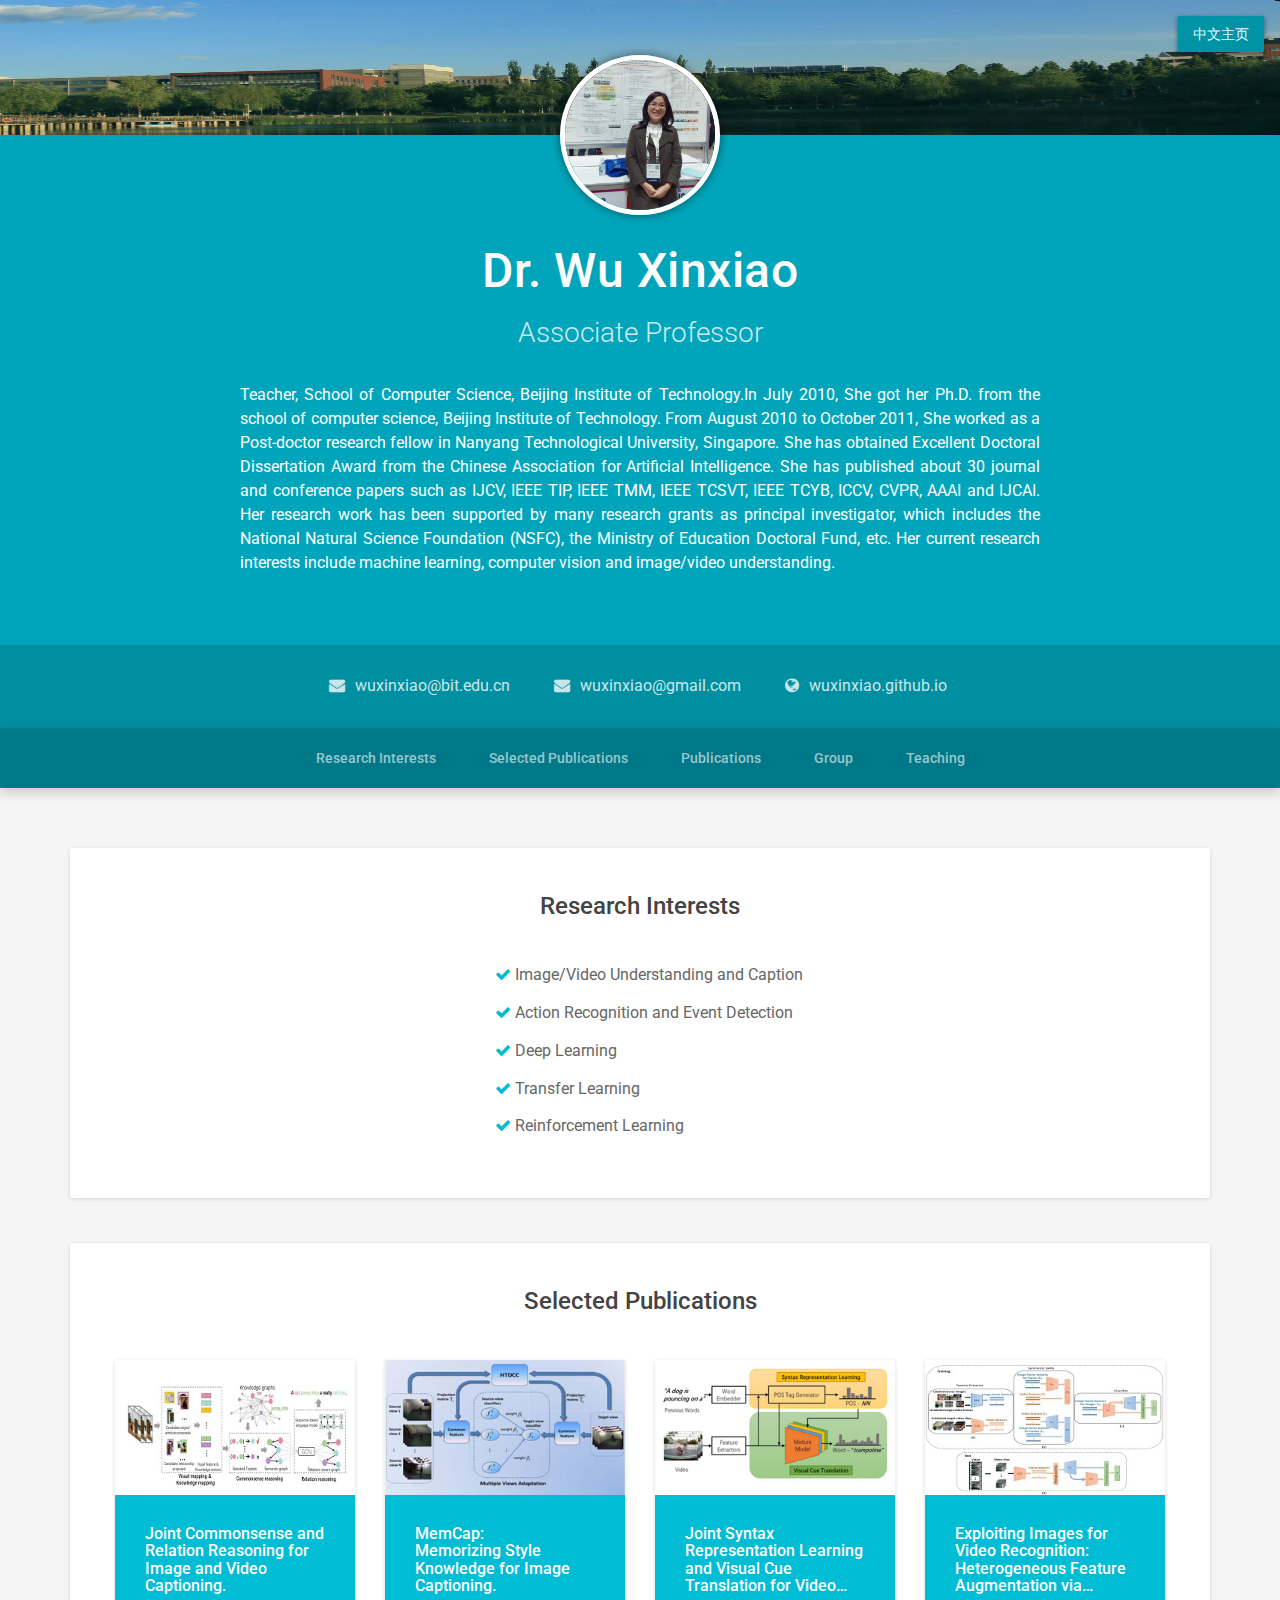
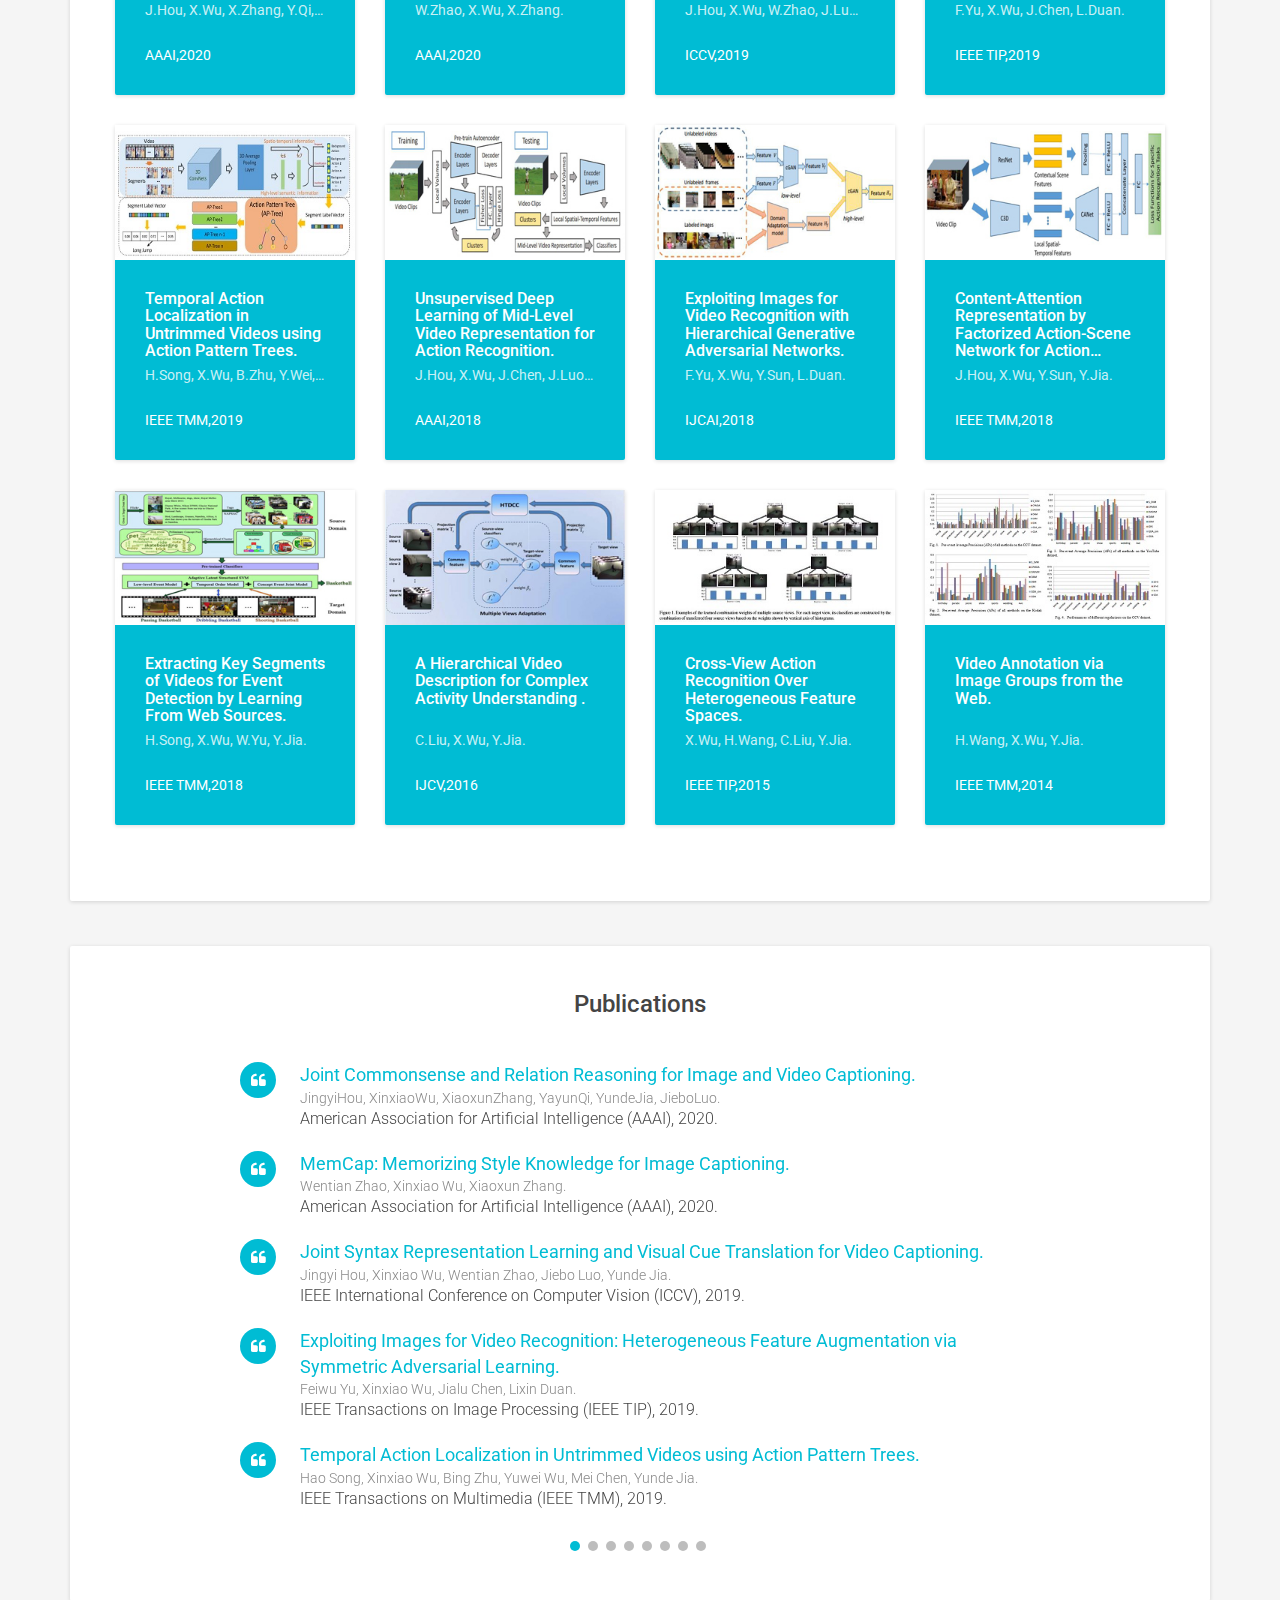
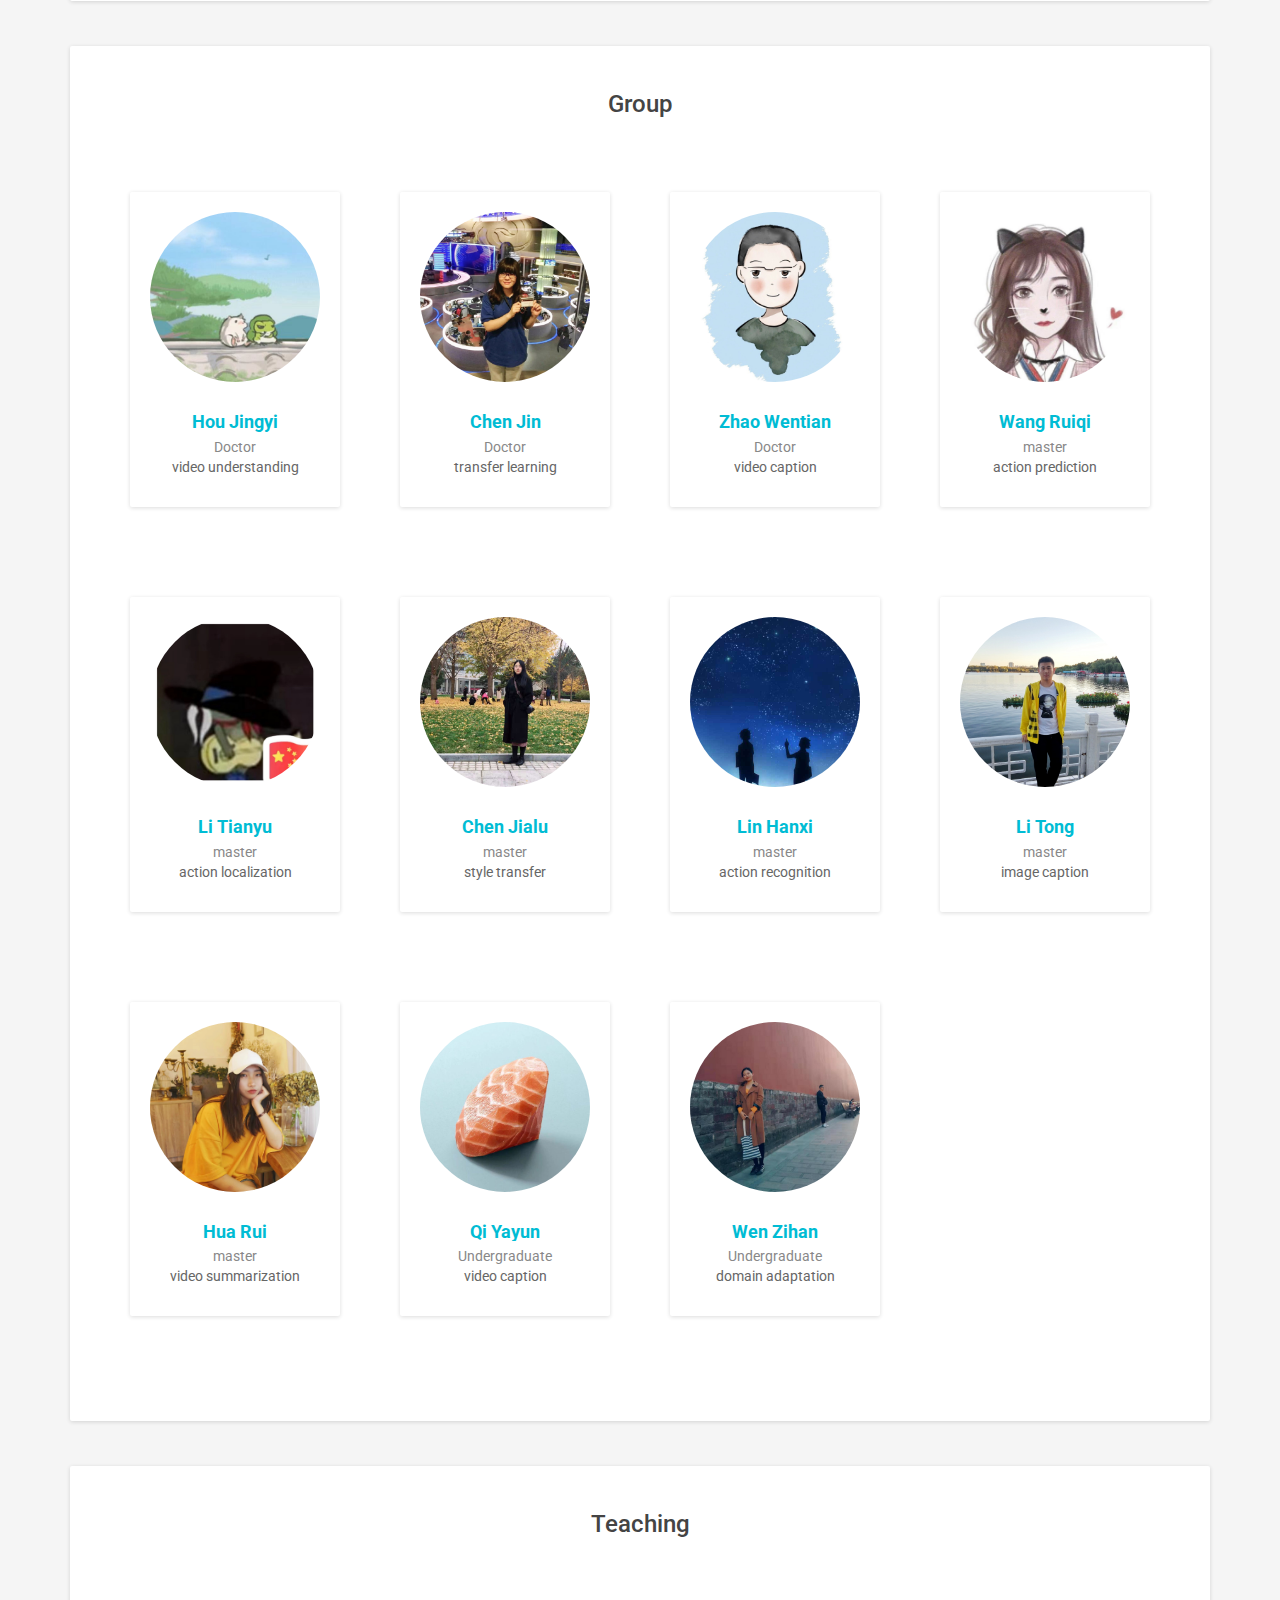
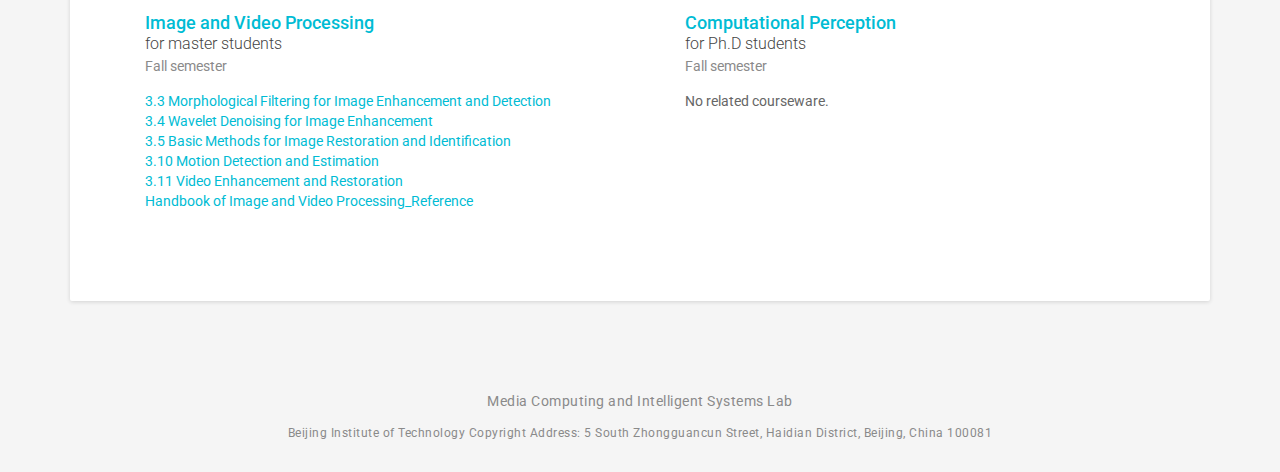
<file: indexEn.html>
﻿<!DOCTYPE html>
<!--[if IE 8]> <html lang="en" class="ie8"> <![endif]-->  
<!--[if IE 9]> <html lang="en" class="ie9"> <![endif]-->  
<!--[if !IE]><!--> <html lang="en"> <!--<![endif]-->  
<head>
<title>Home Page of Dr.Wu</title>
<!-- Meta -->
<meta charset="utf-8">
<meta http-equiv="X-UA-Compatible" content="IE=edge">
<meta name="viewport" content="width=device-width, initial-scale=1.0">
<meta name="description" content="">
<meta name="author" content="">    
<link rel="shortcut icon" href="">  
<link href='https://fonts.googleapis.com/css?family=Roboto:400,500,400italic,300italic,300,500italic,700,700italic,900,900italic' rel='stylesheet' type='text/css'>
<!-- Global CSS -->
<link rel="stylesheet" href="assets/plugins/bootstrap/css/bootstrap.min.css">   
<!-- Plugins CSS -->
<link rel="stylesheet" href="assets/plugins/font-awesome/css/font-awesome.css">
<link rel="stylesheet" href="assets/plugins/viewer.min.css">
<!-- Theme CSS -->  
<link id="theme-style" rel="stylesheet" href="assets/css/styles.css">

</head> 

<body>

<header class="header">
	<div class="top-bar container-fluid">
		<div class="actions">
			<a class="btn" href="index.html">中文主页</a>
		</div><!--//actions-->
	</div><!--//top-bar-->
	
	<div class="intro">
		<div class="container text-center">
			<img id="viewer" class="profile-image" src="assets/images/profile-image.jpg" alt="">
			<h1 class="name">Dr. Wu Xinxiao</h1>
			<div class="title">Associate Professor</div>
			<div class="profile">
				<p align="justify">Teacher, School of Computer Science, Beijing Institute of Technology.In July 2010, She got her Ph.D. from the school of computer science, Beijing Institute of Technology. From August 2010 to October 2011, She worked as a Post-doctor research fellow in Nanyang Technological University, Singapore. She has obtained Excellent Doctoral Dissertation Award from the Chinese Association for Artificial Intelligence. She has published about 30 journal and conference papers such as IJCV, IEEE TIP, IEEE TMM, IEEE TCSVT, IEEE TCYB, ICCV, CVPR, AAAI and IJCAI. Her research work has been supported by many research grants as principal investigator, which includes the National Natural Science Foundation (NSFC), the Ministry of Education Doctoral Fund, etc. Her current research interests include machine learning, computer vision and image/video understanding. </p>
			</div><!--//profile-->
		</div><!--//container-->
	</div><!--//intro-->
	
	<div class="contact-info">
		<div class="container text-center">
			<ul class="list-inline">
				<li class="email"><i class="fa fa-envelope"></i>wuxinxiao@bit.edu.cn</li>
				<li class="email"><i class="fa fa-envelope"></i>wuxinxiao@gmail.com</li>
				<li class="website"><i class="fa fa-globe"></i>wuxinxiao.github.io</li>
			</ul>
		</div><!--//container-->
	</div><!--//contact-info-->
	
	<div class="page-nav-space-holder hidden-xs">
		<div id="page-nav-wrapper" class="page-nav-wrapper text-center">
			<div class="container">
				<ul id="page-nav" class="nav page-nav list-inline">
					<li><a class="scrollto" href="#ResearchInterests-section">Research Interests</a></li>
					<li><a class="scrollto" href="#SelectedPublications-section">Selected Publications</a></li>
					<li><a class="scrollto" href="#Publications-section">Publications</a></li>
					<li><a class="scrollto" href="#Group-section">Group</a></li>
					<li><a class="scrollto" href="#Eudcation-section">Teaching</a></li>
				</ul><!--//page-nav-->
			</div>
		</div><!--//page-nav-wrapper-->
	</div>
	
</header><!--//header-->

<div class="wrapper container">
	<section id="ResearchInterests-section" class="contact-section section">
		<h2 class="section-title">Research Interests</h2>
		<div class="intro">
			<div class="dialog">
				<ul class="list-unstyled service-list">
					<li><i class="fa fa-check" aria-hidden="true"></i> Image/Video Understanding and Caption</li>
					<li><i class="fa fa-check" aria-hidden="true"></i> Action Recognition and Event Detection</li>
					<li><i class="fa fa-check" aria-hidden="true"></i> Deep Learning</li>
					<li><i class="fa fa-check" aria-hidden="true"></i> Transfer Learning</li>
					<li><i class="fa fa-check" aria-hidden="true"></i> Reinforcement Learning</li>
				</ul>
			</div><!--//diaplog-->
		</div><!--//intro-->
	</section><!--//section-->

	<section id="SelectedPublications-section" class="portfolio-section section">
		<h2 class="section-title">Selected Publications</h2>
		<div class="items-wrapper isotope row">
			<div class="item col-md-3 col-xs-6 ">
				<div class="item-inner">
					<figure class="figure">
						<img id="viewer6" class="img-responsive" src="assets/images/portfolio/portfolio-6.jpg" data-original="assets/images/papers/paper6.jpg" alt="" />
					</figure>
					<div class="content text-left">
						<h3 class="sub-title">Joint Commonsense and Relation Reasoning for Image and Video Captioning.</a></h3>
						<div class="meta">J.Hou, X.Wu, X.Zhang, Y.Qi, Y.Jia, J.Luo.</div>
						<div class="action">AAAI,2020</a></div>
						<a class="link-mask" href="assets/papers/2020/Joint Commonsense and Relation Reasoning for Image and Video Captioning.pdf"></a>
					</div><!--//content-->    					              
				</div><!--//item-inner-->
			</div><!--//item-->		
			<div class="item col-md-3 col-xs-6 ">
				<div class="item-inner">
					<figure class="figure">
						<img id="viewer7" class="img-responsive" src="assets/images/portfolio/portfolio-7.jpg" data-original="assets/images/papers/paper7.jpg" alt="" />
					</figure>
					<div class="content text-left">
						<h3 class="sub-title">MemCap:<br> Memorizing Style Knowledge for Image Captioning.</a></h3>
						<div class="meta"> W.Zhao, X.Wu, X.Zhang.</div>
						<div class="action">AAAI,2020</a></div>
						<a class="link-mask" href="assets/papers/2020/MemCap.pdf"></a>
					</div><!--//content-->    					              
				</div><!--//item-inner-->
			</div><!--//item-->
			<div class="item col-md-3 col-xs-6 ">
				<div class="item-inner">
					<figure class="figure">
						<img id="viewer8" class="img-responsive" src="assets/images/portfolio/portfolio-8.jpg" data-original="assets/images/papers/paper8.jpg" alt=""/>
					</figure>
					<div class="content text-left">
						<h3 class="sub-title">Joint Syntax Representation Learning and Visual Cue Translation for Video Captioning.</h3>
						<div class="meta">J.Hou, X.Wu, W.Zhao, J.Luo, Y.Jia.</div>
						<div class="action">ICCV,2019</a></div>
						<a class="link-mask" href="assets/papers/2019/Joint Syntax Representation Learning and Visual Cue Translation for Video Captioning.pdf"></a>  
					</div><!--//content-->    					            
				</div><!--//item-inner-->
			</div><!--//item-->
			<div class="item col-md-3 col-xs-6 ">
				<div class="item-inner">
					<figure class="figure">
						<img id="viewer12" class="img-responsive" src="assets/images/portfolio/portfolio-12.jpg" data-original="assets/images/papers/paper12.jpg" alt=""/>
					</figure>
					<div class="content text-left">
						<h3 class="sub-title">Exploiting Images for Video Recognition: Heterogeneous Feature Augmentation via Symmetric Adversarial Learning.</h3>
						<div class="meta">F.Yu, X.Wu, J.Chen, L.Duan.</div>
						<div class="action">IEEE TIP,2019</a></div>
						<a class="link-mask" href="assets/papers/2019/Exploiting Images for Video Recognition.pdf"></a>  
					</div><!--//content-->    					            
				</div><!--//item-inner-->
			</div><!--//item-->
			<div class="item col-md-3 col-xs-6 ">
				<div class="item-inner">
					<figure class="figure">
						<img id="viewer11" class="img-responsive" src="assets/images/portfolio/portfolio-11.jpg" data-original="assets/images/papers/paper11.jpg" alt=""/>
					</figure>
					<div class="content text-left">
						<h3 class="sub-title">Temporal Action Localization in Untrimmed Videos using Action Pattern Trees.</h3>
						<div class="meta">H.Song, X.Wu, B.Zhu, Y.Wei, M.Chen, Y.Jia.</div>
						<div class="action">IEEE TMM,2019</a></div>
						<a class="link-mask" href="assets/papers/2019/Temporal Action Localization in Untrimmed Videos using Action Pattern Trees.pdf"></a>  
					</div><!--//content-->    					            
				</div><!--//item-inner-->
			</div><!--//item-->
			<div class="item col-md-3 col-xs-6 ">
				<div class="item-inner">
					<figure class="figure">
						<img id="viewer1" class="img-responsive" src="assets/images/portfolio/portfolio-1.jpg" data-original="assets/images/papers/paper1.jpg" alt=""/>
					</figure>
					<div class="content text-left">
						<h3 class="sub-title">Unsupervised Deep Learning of Mid-Level Video Representation for Action Recognition.</h3>
						<div class="meta">J.Hou, X.Wu, J.Chen, J.Luo, Y.Jia</div>
						<div class="action">AAAI,2018</a></div>
						<a class="link-mask" href="assets/papers/2018/Unsupervised Deep Learning of Mid-Level Video Representation for Action Recognition.pdf"></a>  
					</div><!--//content-->    					            
				</div><!--//item-inner-->
			</div><!--//item-->
			<div class="item col-md-3 col-xs-6 ">
				<div class="item-inner">
					<figure class="figure">
						<img id="viewer2" class="img-responsive" src="assets/images/portfolio/portfolio-2.jpg" data-original="assets/images/papers/paper2.jpg" alt="" />
					</figure>
					<div class="content text-left">
						<h3 class="sub-title">Exploiting Images for Video Recognition with Hierarchical Generative Adversarial Networks.</a></h3>
						<div class="meta">F.Yu, X.Wu, Y.Sun, L.Duan.</div>
						<div class="action">IJCAI,2018</a></div>
						<a class="link-mask" href="assets/papers/2018/Exploiting Images for Video Recognition with Hierarchical Generative Adversarial Networks.pdf"></a>
					</div><!--//content-->    					              
				</div><!--//item-inner-->
			</div><!--//item-->
			<div class="item col-md-3 col-xs-6 ">
				<div class="item-inner">
					<figure class="figure">
						<img id="viewer3" class="img-responsive" src="assets/images/portfolio/portfolio-3.jpg" data-original="assets/images/papers/paper3.jpg" alt="" />
					</figure>
					<div class="content text-left">
						<h3 class="sub-title">Content-Attention Representation by Factorized Action-Scene Network for Action Recognition. </a></h3>
						<div class="meta">J.Hou, X.Wu, Y.Sun, Y.Jia.</div>
						<div class="action">IEEE TMM,2018</a></div>
						<a class="link-mask" href="assets/papers/2018/Content-Attention Representation by Factorized Action-Scene Network for Action Recognition.pdf"></a>
					</div><!--//content-->                  
				</div><!--//item-inner-->
			</div><!--//item-->
			<div class="item col-md-3 col-xs-6 ">
				<div class="item-inner">
					<figure class="figure">
						<img id="viewer4" class="img-responsive" src="assets/images/portfolio/portfolio-4.jpg" data-original="assets/images/papers/paper4.jpg" alt="" />
					</figure>
					<div class="content text-left">
						<h3 class="sub-title">Extracting Key Segments of Videos for Event Detection by Learning From Web Sources.</a></h3>
						<div class="meta">H.Song, X.Wu, W.Yu, Y.Jia.</div>
						<div class="action">IEEE TMM,2018</a></div>
						<a class="link-mask" href="assets/papers/2018/Extracting Key Segments of Videos for Event Detection by Learning From Web Sources.pdf"></a>
					</div><!--//content-->    					              
				</div><!--//item-inner-->
			</div><!--//item-->
			<div class="item col-md-3 col-xs-6 ">
				<div class="item-inner">
					<figure class="figure">
						<img id="viewer5" class="img-responsive" src="assets/images/portfolio/portfolio-5.jpg" data-original="assets/images/papers/paper5.jpg" alt="" />
					</figure>
					<div class="content text-left">
						<h3 class="sub-title">A Hierarchical Video Description for Complex Activity Understanding . &nbsp;&nbsp;&nbsp;</a></h3>
						<div class="meta">C.Liu, X.Wu, Y.Jia.</div>
						<div class="action">IJCV,2016</a></div>
						<a class="link-mask" href="assets/papers/2016/A Hierarchical Video Description for Complex Activity Understanding.pdf"></a>
					</div><!--//content-->    				              
				</div><!--//item-inner-->
			</div><!--//item-->
			<div class="item col-md-3 col-xs-6 ">
				<div class="item-inner">
					<figure class="figure">
						<img id="viewer10" class="img-responsive" src="assets/images/portfolio/portfolio-10.jpg" data-original="assets/images/papers/paper10.jpg" alt="" />
					</figure>
					<div class="content text-left">
						<h3 class="sub-title">Cross-View Action Recognition Over Heterogeneous Feature Spaces.</a></h3>
						<div class="meta">X.Wu, H.Wang, C.Liu, Y.Jia.</div>
						<div class="action">IEEE TIP,2015</a></div>
						<a class="link-mask" href="assets/papers/2015/Cross-View Action Recognition Over Heterogeneous Feature Spaces.pdf"></a>
					</div><!--//content-->    				              
				</div><!--//item-inner-->
			</div><!--//item-->
			<div class="item col-md-3 col-xs-6 ">
				<div class="item-inner">
					<figure class="figure">
						<img id="viewer9" class="img-responsive" src="assets/images/portfolio/portfolio-9.jpg" data-original="assets/images/papers/paper9.jpg" alt="" />
					</figure>
					<div class="content text-left">
						<h3 class="sub-title">Video Annotation via Image Groups from the Web.<br> &nbsp; </a></h3>
						<div class="meta">H.Wang, X.Wu, Y.Jia.</div>
						<div class="action">IEEE TMM,2014</a></div>
						<a class="link-mask" href="assets/papers/2014/Video Annotation via Image Groups from the Web.pdf"></a>
					</div><!--//content-->    				              
				</div><!--//item-inner-->
			</div><!--//item-->
		</div><!--//item-wrapper-->
		
	</section><!--//section-->

	<section id="Publications-section" class="testimonials-section section">
		<h2 class="section-title">Publications</h2>
		
		<div id="testimonials-carousel" class="testimonials-carousel carousel slide" data-interval="8000">
			
			<!-- Indicators -->
			<ol class="carousel-indicators">
				<li data-target="#testimonials-carousel" data-slide-to="0" class="active"></li>
				<li data-target="#testimonials-carousel" data-slide-to="1"></li>
				<li data-target="#testimonials-carousel" data-slide-to="2"></li>
				<li data-target="#testimonials-carousel" data-slide-to="3"></li>
				<li data-target="#testimonials-carousel" data-slide-to="4"></li>
				<li data-target="#testimonials-carousel" data-slide-to="5"></li>
				<li data-target="#testimonials-carousel" data-slide-to="6"></li>
				<li data-target="#testimonials-carousel" data-slide-to="7"></li>
			</ol>
			
			<!-- Wrapper for slides -->
			<div class="carousel-inner">
				<!--//2019-2020-->
				<div class="item active">
					<blockquote class="quote">      
						<i class="fa fa-quote-left"></i>                            					
						<div class="source">
						    <div class="papername"><a href="assets/papers/2020/Joint Commonsense and Relation Reasoning for Image and Video Captioning.pdf">Joint Commonsense and Relation Reasoning for Image and Video Captioning.</a></div>
							<div class="name">JingyiHou, XinxiaoWu, XiaoxunZhang, YayunQi, YundeJia, JieboLuo.</div>
							<div class="position">American Association for Artificial Intelligence (AAAI), 2020.</div>
						</div><!--//source--> 
					</blockquote>

					<blockquote class="quote">      
						<i class="fa fa-quote-left"></i>                            					
						<div class="source">
						    <div class="papername"><a href="assets/papers/2020/MemCap.pdf">MemCap: Memorizing Style Knowledge for Image Captioning.</a></div>
							<div class="name">Wentian Zhao, Xinxiao Wu, Xiaoxun Zhang.</div>
							<div class="position">American Association for Artificial Intelligence (AAAI), 2020.</div>
						</div><!--//source--> 
					</blockquote>
					<blockquote class="quote">      
						<i class="fa fa-quote-left"></i>                            					
						<div class="source">
						    <div class="papername"><a href="assets/papers/2019/Joint Syntax Representation Learning and Visual Cue Translation for Video Captioning.pdf">Joint Syntax Representation Learning and Visual Cue Translation for Video Captioning.</a></div>
							<div class="name">Jingyi Hou, Xinxiao Wu, Wentian Zhao, Jiebo Luo, Yunde Jia.</div>
							<div class="position">IEEE International Conference on Computer Vision (ICCV), 2019.</div>
						</div><!--//source--> 
					</blockquote>
					<blockquote class="quote">      
						<i class="fa fa-quote-left"></i>                            					
						<div class="source">
						    <div class="papername"><a href="assets/papers/2019/Exploiting Images for Video Recognition.pdf">Exploiting Images for Video Recognition: Heterogeneous Feature Augmentation via Symmetric Adversarial Learning.</a></div>
							<div class="name">Feiwu Yu, Xinxiao Wu, Jialu Chen, Lixin Duan.</div>
							<div class="position">IEEE Transactions on Image Processing (IEEE TIP), 2019.</div>
						</div><!--//source--> 
					</blockquote>
					<blockquote class="quote">      
						<i class="fa fa-quote-left"></i>                            					
						<div class="source">
						    <div class="papername"><a href="assets/papers/2019/Temporal Action Localization in Untrimmed Videos using Action Pattern Trees.pdf">Temporal Action Localization in Untrimmed Videos using Action Pattern Trees.</a></div>
							<div class="name">Hao Song, Xinxiao Wu, Bing Zhu, Yuwei Wu, Mei Chen, Yunde Jia.</div>
							<div class="position">IEEE Transactions on Multimedia (IEEE TMM), 2019.</div>
						</div><!--//source--> 
					</blockquote>
				</div>
				<!--//item2018-->
				<div class="item">
					<blockquote class="quote">      
						<i class="fa fa-quote-left"></i>                            					
						<div class="source">
						    <div class="papername"><a href="assets/papers/2018/Action recognition with motion map 3D network.pdf">Action recognition with motion map 3D network.</a></div>
							<div class="name">Yuchao Sun, Xinxiao Wu, Wennan Yu, Feiwu Yu.</div>
							<div class="position">Neurocomputing, 2018.</div>
						</div><!--//source--> 
					</blockquote>
					<blockquote class="quote">      
						<i class="fa fa-quote-left"></i>                            
						<div class="source">
						    <div class="papername"><a href="assets/papers/2018/Extracting Key Segments of Videos for Event Detection by Learning From Web Sources.pdf">Extracting Key Segments of Videos for Event Detection by Learning From Web Sources.</a></div>
							<div class="name">Hao Song, Xinxiao Wu, Wennan Yu, Yunde Jia.</div>
							<div class="position">IEEE Transactions on Multimedia (IEEE TMM), 2018.</div>
						</div><!--//source-->      
					</blockquote>  
					<blockquote class="quote">      
						<i class="fa fa-quote-left"></i>                            
						<div class="source">
						    <div class="papername"><a href="assets/papers/2018/Content-Attention Representation by Factorized Action-Scene Network for Action Recognition.pdf">Content-Attention Representation by Factorized Action-Scene Network for Action Recognition.</a></div>
							<div class="name">Jingyi Hou, Xinxiao Wu, Yuchao Sun, Yunde Jia.</div>
							<div class="position">IEEE Transactions on Multimedia (IEEE TMM), 2018.</div>
						</div><!--//source-->      
					</blockquote> 
					<blockquote class="quote">      
						<i class="fa fa-quote-left"></i>                            
						<div class="source">
						    <div class="papername"><a href="assets/papers/2018/Unsupervised Deep Learning of Mid-Level Video Representation for Action Recognition.pdf">Unsupervised Deep Learning of Mid-Level Video Representation for Action Recognition.</a></div>
							<div class="name">Jingyi Hou, Xinxiao Wu, Jin Chen, Jiebo Luo, Yunde Jia.</div>
							<div class="position">American Association for Artificial Intelligence (AAAI), 2018.</div>
						</div><!--//source-->      
					</blockquote> 
					<blockquote class="quote">      
						<i class="fa fa-quote-left"></i>                            
						<div class="source">
						    <div class="papername"><a href="assets/papers/2018/Exploiting Images for Video Recognition with Hierarchical Generative Adversarial Networks.pdf">Exploiting Images for Video Recognition with Hierarchical Generative Adversarial Networks.</a></div>
							<div class="name">Feiwu Yu, Xinxiao Wu, Yuchao Sun, Lixin Duan.</div>
							<div class="position">International Joint Conference on Artificial Intelligence (IJCAI), 2018.</div>
						</div><!--//source-->      
					</blockquote> 
				</div>

				<!--//item2017-->
				<div class="item">
					<blockquote class="quote">      
						<i class="fa fa-quote-left"></i>                            					
						<div class="source">
						    <div class="papername"><a href="assets/papers/2017/Heterogeneous domain adaptation method for video annotation.pdf">Heterogeneous domain adaptation method for video annotation.</a></div>
							<div class="name">Han Wang, Xinxiao Wu, Yunde Jia.</div>
							<div class="position">IET Computer Vision, 2017.</div>
						</div><!--//source--> 
					</blockquote>
					<blockquote class="quote">      
						<i class="fa fa-quote-left"></i>                            
						<div class="source">
						    <div class="papername"><a href="assets/papers/2017/Recognizing key segments of videos for video annotation by learning from web image sets.pdf">Recognizing key segments of videos for video annotation by learning from web image sets.</a></div>
							<div class="name">Hao Song, Xinxiao Wu, Wei Liang, Yunde Jia.</div>
							<div class="position">Multimedia Tools Appl, 2017.</div>
						</div><!--//source-->      
					</blockquote>   
					<blockquote class="quote">      
						<i class="fa fa-quote-left"></i>                            
						<div class="source">
						    <div class="papername"><a href="assets/papers/2017/Heterogeneous Multi-group Adaptation for Event Recognition in Consumer Videos.pdf">Heterogeneous Multi-group Adaptation for Event Recognition in Consumer Videos.</a></div>
							<div class="name">Mingyu Yao, Xinxiao Wu, Mei Chen, Yunde Jia.</div>
							<div class="position">International Conference on Image and Graphics (ICIG), 2017.</div>
						</div><!--//source-->      
					</blockquote> 
					<blockquote class="quote">      
						<i class="fa fa-quote-left"></i>                            
						<div class="source">
						    <div class="papername"><a href="https://link.springer.com/chapter/10.1007/978-3-319-77380-3_67">Representing Discrimination of Video by a Motion Map.</a></div>
							<div class="name">Wennan Yu, Yuchao Sun, Feiwu Yu, Xinxiao Wu.</div>
							<div class="position">Pacific-Rim Conference on Multimedia (PCM), 2017.</div>
						</div><!--//source-->      
					</blockquote>   		   
				</div>

				<!--//item2016-->
				<div class="item">
					<blockquote class="quote">      
						<i class="fa fa-quote-left"></i>                            
						<div class="source">
						    <div class="papername"><a href="assets/papers/2016/Multi-group-multi-class domain adaptation for event recognition.pdf">Multi-group-multi-class domain adaptation for event recognition.</a></div>
							<div class="name">Yang Feng, Xinxiao Wu, Yunde Jia.</div>
							<div class="position">IET Computer Vision, 2016.</div>
						</div><!--//source-->      
					</blockquote> 
					<blockquote class="quote">      
						<i class="fa fa-quote-left"></i>                            
						<div class="source">
						    <div class="papername"><a href="assets/papers/2016/A Hierarchical Video Description for Complex Activity Understanding.pdf">A Hierarchical Video Description for Complex Activity Understanding.</a></div>
							<div class="name">Cuiwei Liu, Xinxiao Wu, Yunde Jia.</div>
							<div class="position">International Journal of Computer Vision (IJCV), 2016.</div>
						</div><!--//source-->      
					</blockquote>   
					<blockquote class="quote">      
						<i class="fa fa-quote-left"></i>                            
						<div class="source">
						    <div class="papername"><a href="assets/papers/2016/Heterogeneous discriminant analysis for cross-view action recognition.pdf">Heterogeneous discriminant analysis for cross-view action recognition.</a></div>
							<div class="name">Wanchen Sui, Xinxiao Wu, Yang Feng, Yunde Jia.</div>
							<div class="position">Neurocomputing, 2016.</div>
						</div><!--//source-->      
					</blockquote> 
					<blockquote class="quote">      
						<i class="fa fa-quote-left"></i>                            
						<div class="source">
						    <div class="papername"><a href="assets/papers/2016/Transfer Latent SVM for Joint Recognition and Localization of Actions in Videos.pdf">Transfer Latent SVM for Joint Recognition and Localization of Actions in Videos.</a></div>
							<div class="name">Cuiwei Liu, Xinxiao Wu, Yunde Jia.</div>
							<div class="position">IEEE Transactions on Cybernetics, 2016.</div>
						</div><!--//source-->      
					</blockquote>
					<blockquote class="quote">      
						<i class="fa fa-quote-left"></i>                            
						<div class="source">
						    <div class="papername"><a href="assets/papers/2016/Multimedia event detection via deep spatial-temporal neural networks.pdf">Multimedia event detection via deep spatial-temporal neural networks.</a></div>
							<div class="name">Jingyi Hou, Xinxiao Wu, Feiwu Yu, Yunde Jia.</div>
							<div class="position">International Conference on Multimedia and Expo (ICME), 2016.</div>
						</div><!--//source-->      
					</blockquote>               
				</div>

				<!--//item2015-->
				<div class="item">
					<blockquote class="quote">      
						<i class="fa fa-quote-left"></i>                            
						<div class="source">
						    <div class="papername"><a href="assets/papers/2015/Cross-domain structural model for video event annotation via web images.pdf">Cross-domain structural model for video event annotation via web images.</a></div>
							<div class="name">Han Wang, Xiabi Liu, Xinxiao Wu, Yunde Jia.</div>
							<div class="position">Multimedia Tools Appl, 2015.</div>
						</div><!--//source-->      
					</blockquote> 
					<blockquote class="quote">      
						<i class="fa fa-quote-left"></i>                            
						<div class="source">
						    <div class="papername"><a href="assets/papers/2015/Cross-View Action Recognition Over Heterogeneous Feature Spaces.pdf">Cross-View Action Recognition Over Heterogeneous Feature Spaces.</a></div>
							<div class="name">Xinxiao Wu, Han Wang, Cuiwei Liu, Yunde Jia.</div>
							<div class="position">IEEE Transactions on Image Processing (IEEE TIP), 2015.</div>
						</div><!--//source-->      
					</blockquote>   
					<blockquote class="quote">      
						<i class="fa fa-quote-left"></i>                            
						<div class="source">
						    <div class="papername"><a href="assets/papers/2015/Incremental Discriminant Learning for Heterogeneous Domain Adaptation.pdf">Incremental Discriminant Learning for Heterogeneous Domain Adaptation.</a></div>
							<div class="name">Peng Han, Xinxiao Wu.</div>
							<div class="position">International Conference on Data Mining Workshops (ICDM Workshops), 2015.</div>
						</div><!--//source-->      
					</blockquote> 
					<blockquote class="quote">      
						<i class="fa fa-quote-left"></i>                            
						<div class="source">
						    <div class="papername"><a href="assets/papers/2015/Finding Event Videos via Image Search Engine.pdf">Finding Event Videos via Image Search Engine.</a></div>
							<div class="name">Han Wang, Xinxiao Wu.</div>
							<div class="position">International Conference on Data Mining Workshops (ICDM Workshops), 2015.</div>
						</div><!--//source-->      
					</blockquote>
					<blockquote class="quote">      
						<i class="fa fa-quote-left"></i>                            
						<div class="source">
						    <div class="papername"><a href="assets/papers/2015/A Multiple Image Group Adaptation Approach for Event Recognition in Consumer Videos.pdf">A Multiple Image Group Adaptation Approach for Event Recognition in Consumer Videos.</a></div>
							<div class="name">Dengfeng Zhang, Wei Liang, Hao Song, Zhen Dong, Xinxiao Wu.</div>
							<div class="position">International Conference on Image and Graphics (ICIG), 2015.</div>
						</div><!--//source-->      
					</blockquote>  
					<blockquote class="quote">      
						<i class="fa fa-quote-left"></i>                            
						<div class="source">
						    <div class="papername"><a href="assets/papers/2015/Heterogeneous Discriminant Analysis for Cross-View Action Recognition.pdf">Heterogeneous Discriminant Analysis for Cross-View Action Recognition.</a></div>
							<div class="name">Wanchen Sui, Xinxiao Wu, Yang Feng, Wei Liang, Yunde Jia.</div>
							<div class="position">International Conference on Neural Information Processinght (ICONIP), 2015.</div>
						</div><!--//source-->      
					</blockquote>               
				</div><!--//item-->

				<!--//item2014-->
				<div class="item">
					<blockquote class="quote">      
						<i class="fa fa-quote-left"></i>                            
						<div class="source">
						    <div class="papername"><a href="assets/papers/2014/Learning a discriminative mid-level feature for action recognition.pdf">Learning a discriminative mid-level feature for action recognition.</a></div>
							<div class="name">	Cuiwei Liu, Mingtao Pei, Xinxiao Wu, Yu Kong, Yunde Jia.</div>
							<div class="position">SCIENCE CHINA Information Sciences, 2014.</div>
						</div><!--//source-->      
					</blockquote> 
					<blockquote class="quote">      
						<i class="fa fa-quote-left"></i>                            
						<div class="source">
						    <div class="papername"><a href="assets/papers/2014/Video Annotation via Image Groups from the Web.pdf">Video Annotation via Image Groups from the Web.</a></div>
							<div class="name">Han Wang, Xinxiao Wu, Yunde Jia.</div>
							<div class="position">IEEE Transactions on Multimedia (IEEE TMM), 2014.</div>
						</div><!--//source-->      
					</blockquote>   
					<blockquote class="quote">      
						<i class="fa fa-quote-left"></i>                            
						<div class="source">
						    <div class="papername"><a href="assets/papers/2014/Video Annotation by Incremental Learning from Grouped Heterogeneous Sources.pdf">Video Annotation by Incremental Learning from Grouped Heterogeneous Sources.</a></div>
							<div class="name">Han Wang, Hao Song, Xinxiao Wu, Yunde Jia.</div>
							<div class="position">Asian Conference on Computer Vision (ACCV), 2014.</div>
						</div><!--//source-->      
					</blockquote> 
					<blockquote class="quote">      
						<i class="fa fa-quote-left"></i>                            
						<div class="source">
						    <div class="papername"><a href="assets/papers/2014/Weakly Supervised Action Recognition and Localization Using Web Images.pdf">Weakly Supervised Action Recognition and Localization Using Web Images.</a></div>
							<div class="name">Cuiwei Liu, Xinxiao Wu, Yunde Jia.</div>
							<div class="position">Asian Conference on Computer Vision (ACCV), 2014.</div>
						</div><!--//source-->      
					</blockquote>
					<blockquote class="quote">      
						<i class="fa fa-quote-left"></i>                            
						<div class="source">
						    <div class="papername"><a href="assets/papers/2014/Modeling the Relationship of Action, Object, and Scene.pdf">Modeling the Relationship of Action, Object, and Scene.</a></div>
							<div class="name">Jing Liu, Xinxiao Wu, Yang Feng.</div>
							<div class="position">International Conference on Pattern Recognition (ICPR), 2014.</div>
						</div><!--//source-->      
					</blockquote>  
					<blockquote class="quote">      
						<i class="fa fa-quote-left"></i>                            
						<div class="source">
						    <div class="papername"><a href="assets/papers/2014/Multi-group Adaptation for Event Recognition from Videos.pdf">Multi-group Adaptation for Event Recognition from Videos.</a></div>
							<div class="name">Yang Feng, Xinxiao Wu, Han Wang, Jing Liu.</div>
							<div class="position">International Conference on Pattern Recognition (ICPR), 2014.</div>
						</div><!--//source-->      
					</blockquote>               
				</div><!--//item-->

				<!--//item2013-->
				<div class="item">
					<blockquote class="quote">      
						<i class="fa fa-quote-left"></i>                            
						<div class="source">
						    <div class="papername"><a href="assets/papers/2013/Scene image retrieval via re-ranking semantic and packed dense interestpoints.pdf">Scene image retrieval via re-ranking semantic and packed dense interestpoints.</a></div>
							<div class="name">Han Wang, Wei Liang, Xinxiao Wu, Peng Teng.</div>
							<div class="position">Neurocomputing, 2013. </div>
						</div><!--//source-->      
					</blockquote> 
					<blockquote class="quote">      
						<i class="fa fa-quote-left"></i>                            
						<div class="source">
						    <div class="papername"><a href="assets/papers/2013/Action Recognition Using Multilevel Features and Latent Structural SVM.pdf">Action Recognition Using Multilevel Features and Latent Structural SVM.</a></div>
							<div class="name">Xinxiao Wu, Dong Xu, Lixin Duan, Jiebo Luo, Yunde Jia.</div>
							<div class="position">IEEE Transactions on Circuits and Systems for Video Technology (IEEE TCSVT), 2013.</div>
						</div><!--//source-->      
					</blockquote>   
					<blockquote class="quote">      
						<i class="fa fa-quote-left"></i>                            
						<div class="source">
						    <div class="papername"><a href="assets/papers/2013/Cross-View Action Recognition over Heterogeneous Feature Spaces.pdf">Cross-View Action Recognition over Heterogeneous Feature Spaces.</a></div>
							<div class="name">Xinxiao Wu, Han Wang, Cuiwei Liu, Yunde Jia.</div>
							<div class="position">IEEE International Conference on Computer Vision (ICCV), 2013.</div>
						</div><!--//source-->      
					</blockquote>     
					<blockquote class="quote">      
						<i class="fa fa-quote-left"></i>                            
						<div class="source">
						    <div class="papername"><a href="assets/papers/2012/View-Invariant Action Recognition Using Latent Kernelized Structural SVM.pdf">View-Invariant Action Recognition Using Latent Kernelized Structural SVM.</a></div>
							<div class="name">Xinxiao Wu, Yunde Jia.</div>
							<div class="position">European Conference on Computer Vision (ECCV), 2012. </div>
						</div><!--//source-->      
					</blockquote> 
					<blockquote class="quote">      
						<i class="fa fa-quote-left"></i>                            
						<div class="source">
						    <div class="papername"><a href="assets/papers/2012/Annotating videos from the web images.pdf">Annotating videos from the web images.</a></div>
							<div class="name">Han Wang, Xinxiao Wu, Yunde Jia.</div>
							<div class="position">International Conference on Pattern Recognition (ICPR), 2012.</div>
						</div><!--//source-->      
					</blockquote>   
					<blockquote class="quote">      
						<i class="fa fa-quote-left"></i>                            
						<div class="source">
						    <div class="papername"><a href="assets/papers/2012/Action recognition with discriminative mid-level features.pdf">Action recognition with discriminative mid-level features.</a></div>
							<div class="name">Cuiwei Liu, Yu Kong, Xinxiao Wu, Yunde Jia.</div>
							<div class="position">International Conference on Pattern Recognition (ICPR), 2012.</div>
						</div><!--//source-->      
					</blockquote>  
					<blockquote class="quote">      
						<i class="fa fa-quote-left"></i>                            
						<div class="source">
						    <div class="papername"><a href="assets/papers/2012/ransfer Discriminant-Analysis of Canonical Correlations for View-Transfer Action Recognition.pdf">Transfer Discriminant-Analysis of Canonical Correlations for View-Transfer Action Recognition.</a></div>
							<div class="name">Xinxiao Wu, Cuiwei Liu, Yunde Jia.</div>
							<div class="position">Pacific-Rim Conference on Multimedia (PCM), 2012.</div>
						</div><!--//source-->      
					</blockquote>     
				</div><!--//item-->

				<!--//item2011 2010-->
				<div class="item">
					<blockquote class="quote">      
						<i class="fa fa-quote-left"></i>                            
						<div class="source">
						    <div class="papername"><a href="assets/papers/2011/Action recognition using context and appearance distribution features.pdf">Action recognition using context and appearance distribution features.</a></div>
							<div class="name">Xinxiao Wu, Dong Xu, Lixin Duan, Jiebo Luo.</div>
							<div class="position">Conference on Computer Vision and Pattern Recognition (CVPR), 2011. </div>
						</div><!--//source-->      
					</blockquote> 
					<blockquote class="quote">      
						<i class="fa fa-quote-left"></i>                            
						<div class="source">
						    <div class="papername"><a href="assets/papers/2011/Discriminative human action recognition in the learned hierarchical manifold space.pdf">Discriminative human action recognition in the learned hierarchical manifold space.</a></div>
							<div class="name">Lei Han, Xinxiao Wu, Wei Liang, Guangming Hou, Yunde Jia.</div>
							<div class="position">Image Vision Computing, 2010.</div>
						</div><!--//source-->      
					</blockquote>   
					<blockquote class="quote">      
						<i class="fa fa-quote-left"></i>                            
						<div class="source">
						    <div class="papername"><a href="assets/papers/2011/Action recognition using context and appearance distribution features.pdf">Incremental discriminant-analysis of canonical correlations for action recognition.</a></div>
							<div class="name">Xinxiao Wu, Yunde Jia, Wei Liang.</div>
							<div class="position">Pattern Recognition, 2010.</div>
						</div><!--//source-->      
					</blockquote>  
					<blockquote class="quote">      
						<i class="fa fa-quote-left"></i>                            
						<div class="source">
						    <div class="papername"><a href="assets/papers/2011/Tracking articulated objects by learning intrinsic structure of motion.pdf">Tracking articulated objects by learning intrinsic structure of motion.</a></div>
							<div class="name">Xinxiao Wu, Wei Liang, Yunde Jia.</div>
							<div class="position">Pattern Recognition Letters, 2009.</div>
						</div><!--//source-->      
					</blockquote>   
					<blockquote class="quote">      
						<i class="fa fa-quote-left"></i>                            
						<div class="source">
						    <div class="papername"><a href="assets/papers/2011/Action recognition feedback-based framework for human pose reconstruction from monocular images.pdf">Action recognition feedback-based framework for human pose reconstruction from monocular images.</a></div>
							<div class="name">Xinxiao Wu, Wei Liang, Yunde Jia.</div>
							<div class="position">Pattern Recognition Letters, 2009.</div>
						</div><!--//source-->      
					</blockquote> 
					<blockquote class="quote">      
						<i class="fa fa-quote-left"></i>                            
						<div class="source">
						    <div class="papername"><a href="assets/papers/2011/Incremental discriminative-analysis of canonical correlations for action recognition.pdf">Incremental discriminative-analysis of canonical correlations for action recognition.</a></div>
							<div class="name">Xinxiao Wu, Wei Liang, Yunde Jia.</div>
							<div class="position">IEEE International Conference on Computer Vision (ICCV), 2009.</div>
						</div><!--//source-->      
					</blockquote>    
				</div><!--//item-->
				
			</div><!--//carousel-inner-->
		</div><!--//testimonials-carousel-->
		
	</section><!--//section-->
	
	<section id="Group-section" class="group-section section">
		<h2 class="section-title">Group</h2>
		<div class="items-wrapper isotope row">
			<div class="item frontend col-md-3 col-xs-6 ">
				<div class="item-inner">
					<figure class="figure">
						<img id="viewer9" class="img-responsive" src="assets/images/group/houjingyi.jpg" data-original="assets/images/papers/paper8.jpg" alt="" style="border-radius: 70%"/>
					</figure>
					<div class="content text-center">
						<h3 class="sub-title">Hou Jingyi</h3>
						<div class="meta">Doctor</div>
						<div class="action">video understanding</a></div> 
					</div><!--//content-->    					            
				</div><!--//item-inner-->
			</div><!--//item-->
			<div class="item frontend col-md-3 col-xs-6 ">
				<div class="item-inner">
					<figure class="figure">
						<img id="viewer10" class="img-responsive" src="assets/images/group/chenjin.jpg" data-original="assets/images/papers/paper1.jpg" alt="" style="border-radius: 70%"/>
					</figure>
					<div class="content text-center">
						<h3 class="sub-title">Chen Jin</h3>
						<div class="meta">Doctor</div>
						<div class="action">transfer learning</a></div> 
					</div><!--//content-->    					            
				</div><!--//item-inner-->
			</div><!--//item-->
			<div class="item frontend col-md-3 col-xs-6 ">
				<div class="item-inner">
					<figure class="figure">
						<img id="viewer11" class="img-responsive" src="assets/images/group/zhaowentian.jpg" data-original="assets/images/papers/paper2.jpg" alt="" style="border-radius: 70%"/>
					</figure>
					<div class="content text-center">
						<h3 class="sub-title">Zhao Wentian</a></h3>
						<div class="meta">Doctor</div>
						<div class="action">video caption</a></div>
					</div><!--//content-->    					              
				</div><!--//item-inner-->
			</div><!--//item-->
			<div class="item frontend col-md-3 col-xs-6 ">
				<div class="item-inner">
					<figure class="figure">
						<img id="viewer12" class="img-responsive" src="assets/images/group/wangruiqi.jpg" data-original="assets/images/papers/paper3.jpg" alt="" style="border-radius: 70%"/>
					</figure>
					<div class="content text-center">
						<h3 class="sub-title">Wang Ruiqi</a></h3>
						<div class="meta">master</div>
						<div class="action">action prediction</a></div>
					</div><!--//content-->                  
				</div><!--//item-inner-->
			</div><!--//item-->
		</div><!--row1-->
		<div class="items-wrapper isotope row">
			<div class="item frontend col-md-3 col-xs-6 ">
				<div class="item-inner">
					<figure class="figure">
						<img id="viewer13" class="img-responsive" src="assets/images/group/litianyu.jpg" data-original="assets/images/papers/paper4.jpg" alt="" style="border-radius: 70%"/>
					</figure>
					<div class="content text-center">
						<h3 class="sub-title">Li Tianyu</a></h3>
						<div class="meta">master</div>
						<div class="action">action localization</a></div>
					</div><!--//content-->    					              
				</div><!--//item-inner-->
			</div><!--//item-->
			<div class="item frontend col-md-3 col-xs-6 ">
				<div class="item-inner">
					<figure class="figure">
						<img id="viewer14" class="img-responsive" src="assets/images/group/chenjialu.jpg" data-original="assets/images/papers/paper5.jpg" alt="" style="border-radius: 70%"/>
					</figure>
					<div class="content text-center">
						<h3 class="sub-title">Chen Jialu</a></h3>
						<div class="meta">master</div>
						<div class="action">style transfer</a></div>
					</div><!--//content-->    				              
				</div><!--//item-inner-->
			</div><!--//item-->		
			<div class="item frontend col-md-3 col-xs-6 ">
				<div class="item-inner">
					<figure class="figure">
						<img id="viewer15" class="img-responsive" src="assets/images/group/linhanxi.jpg" data-original="assets/images/papers/paper6.jpg" alt="" style="border-radius: 70%"/>
					</figure>
					<div class="content text-center">
						<h3 class="sub-title">Lin Hanxi</a></h3>
						<div class="meta">master</div>
						<div class="action">action recognition</a></div>
					</div><!--//content-->    					              
				</div><!--//item-inner-->
			</div><!--//item-->
			<div class="item frontend col-md-3 col-xs-6 ">
				<div class="item-inner">
					<figure class="figure">
						<img id="viewer16" class="img-responsive" src="assets/images/group/litong.jpg" data-original="assets/images/papers/paper7.jpg" alt="" style="border-radius: 70%"/>
					</figure>
					<div class="content text-center">
						<h3 class="sub-title">Li Tong</a></h3>
						<div class="meta">master</div>
						<div class="action">image caption</a></div>
					</div><!--//content-->    					              
				</div><!--//item-inner-->
			</div><!--//item-->
		</div><!--//row2-->
		<div class="items-wrapper isotope row">
			<div class="item col-md-3 col-xs-6 ">
				<div class="item-inner">
					<figure class="figure">
						<img id="viewer17" class="img-responsive" src="assets/images/group/huarui.jpg" data-original="assets/images/papers/paper7.jpg" alt="" style="border-radius: 70%"/>
					</figure>
					<div class="content text-center">
						<h3 class="sub-title">Hua Rui</a></h3>
						<div class="meta">master</div>
						<div class="action">video summarization</a></div>
					</div><!--//content-->    					              
				</div><!--//item-inner-->
			</div><!--//item-->
			<div class="item col-md-3 col-xs-6 ">
				<div class="item-inner">
					<figure class="figure">
						<img id="viewer18" class="img-responsive" src="assets/images/group/qiyayun.jpg" data-original="assets/images/papers/paper7.jpg" alt="" style="border-radius: 70%" />
					</figure>
					<div class="content text-center">
						<h3 class="sub-title">Qi Yayun</a></h3>
						<div class="meta">Undergraduate</div>
						<div class="action">video caption</a></div>
					</div><!--//content-->    					              
				</div><!--//item-inner-->
			</div><!--//item-->
			<div class="item col-md-3 col-xs-6 ">
				<div class="item-inner">
					<figure class="figure">
						<img id="viewer19" class="img-responsive" src="assets/images/group/wenzihan.jpg" data-original="assets/images/papers/paper7.jpg" alt="" style="border-radius: 70%"/>
					</figure>
					<div class="content text-center">
						<h3 class="sub-title">Wen Zihan</a></h3>
						<div class="meta">Undergraduate</div>
						<div class="action">domain adaptation</a></div>
					</div><!--//content-->    					              
				</div><!--//item-inner-->
			</div><!--//item-->		
		</div><!--//row3-->
		
	</section><!--//section-->

	<section id="Eudcation-section" class="education-section section">
		<h2 class="section-title">Teaching</h2>
		<div class="row">
			<div class="item col-md-6 col-sm-4">
				<div class="item-inner">
					<h3 class="degree">Image and Video Processing</h3>
					<div class="education-body">
						for master students
					</div><!--//education-body-->
					<div class="time">Fall semester</div>
					<div class="ppt"><a href="assets/cources/3.3 Morphological Filtering for Image Enhancement and Detection.pptx">3.3 Morphological Filtering for Image Enhancement and Detection</a></div>
					<div class="ppt"><a href="assets/cources/3.4 Wavelet Denoising for Image Enhancement.pptx">3.4 Wavelet Denoising for Image Enhancement</a></div>
					<div class="ppt"><a href="assets/cources/3.5 Basic Methods for Image Restoration and Identification.pptx">3.5 Basic Methods for Image Restoration and Identification</a></div>
					<div class="ppt"><a href="assets/cources/3.10 Motion Detection and Estimation.pptx">3.10 Motion Detection and Estimation</a></div>
					<div class="ppt"><a href="assets/cources/3.11 Video Enhancement and Restoration.pptx">3.11 Video Enhancement and Restoration</a></div>
					<div class="ppt"><a href="assets/cources/Handbook of Image and Video Processing_Reference.pdf">Handbook of Image and Video Processing_Reference</a></div>
				</div><!--//item-inner-->
			</div><!--//item-->
			<div class="item col-md-6 col-sm-4">
				<div class="item-inner">
					<h3 class="degree">Computational Perception</h3>
					<div class="education-body">
						for Ph.D students
					</div><!--//education-body-->
					<div class="time">Fall semester</div>
					<div class="desc">
						No related courseware. 
					</div>
				</div><!--//item-inner-->
			</div><!--//item-->			
		</div><!--//row-->
	</section><!--//section-->

	
</div><!--//wrapper-->

<footer class="footer text-center">
	<div class="container">
		<p>Media Computing and Intelligent Systems Lab</p>
		<small class="copyright">Beijing Institute of Technology Copyright Address: 5 South Zhongguancun Street, Haidian District, Beijing, China 100081 </small>
	</div><!--//container-->
</footer>

<!-- Javascript -->          
<script type="text/javascript" src="assets/plugins/jquery-1.12.4.min.js"></script>
<script type="text/javascript" src="assets/plugins/bootstrap/js/bootstrap.min.js"></script>  
<script type="text/javascript" src="assets/plugins/back-to-top.js"></script>
<script type="text/javascript" src="assets/plugins/jquery-scrollTo/jquery.scrollTo.min.js"></script> 
<script type="text/javascript" src="assets/plugins/easy-pie-chart/dist/jquery.easypiechart.min.js"></script>
<script type="text/javascript" src="assets/plugins/imagesloaded.pkgd.min.js"></script> 
<script type="text/javascript" src="assets/plugins/isotope.pkgd.min.js"></script>  
<script type="text/javascript" src="assets/plugins/viewer.min.js"></script>

<!-- custom js -->
<script type="text/javascript" src="assets/js/main.js"></script>

<!-- Style Switcher (REMOVE ON YOUR PRODUCTION SITE) -->
<script src="assets/js/demo/style-switcher.js"></script>     

</body>
</html>
</file>
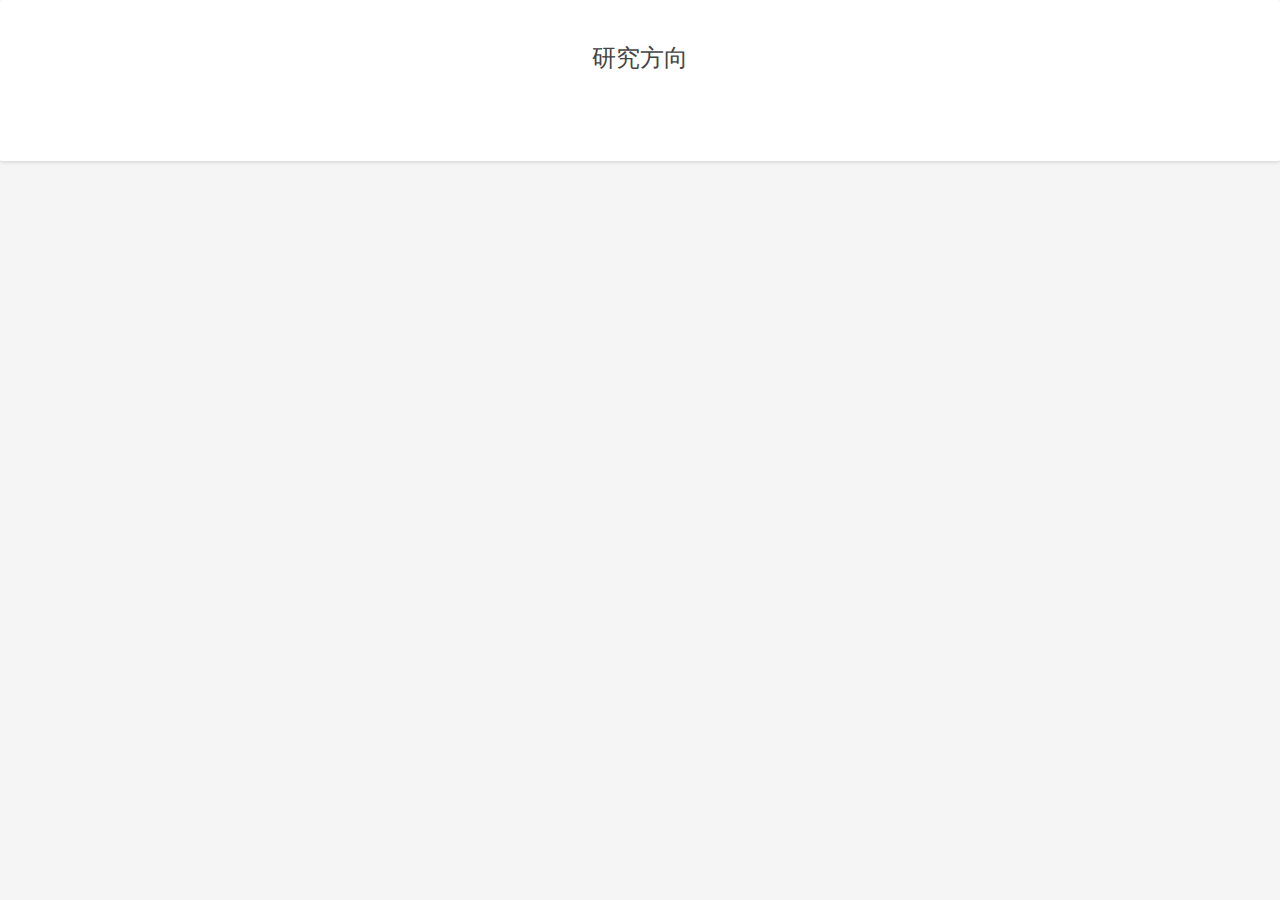
<file: subproject.html>
<!DOCTYPE html>
<html>

<head>
    <meta charset="utf-8">
    <title>动态词云示例</title>
    <!-- Meta -->
    <meta charset="utf-8">
    <meta http-equiv="X-UA-Compatible" content="IE=edge">
    <meta name="viewport" content="width=device-width, initial-scale=1.0">
    <meta name="description" content="">
    <meta name="author" content="">
    <link rel="shortcut icon" href="">
    <link
        href='https://fonts.googleapis.com/css?family=Roboto:400,500,400italic,300italic,300,500italic,700,700italic,900,900italic'
        rel='stylesheet' type='text/css'>
    <!-- Global CSS -->
    <link rel="stylesheet" href="assets/plugins/bootstrap/css/bootstrap.min.css">
    <!-- m CSS -->
    <link rel="stylesheet" href="assets/plugins/font-awesome/css/font-awesome.css">
    <link rel="stylesheet" href="assets/plugins/viewer.min.css">
    <!-- Theme CSS -->
    <link id="theme-style" rel="stylesheet" href="assets/css/styles.css">
    <script src="https://d3js.org/d3.v5.min.js"></script>
    <style>
        .word-cloud {
            font-family: Arial, sans-serif;
            display: inline-block;
            transform-origin: center;
            cursor: pointer;
        }
    </style>
</head>

<body>
    <section id="ResearchInterests-section" class="contact-section section">
        <h2 class="section-title">研究方向</h2>
        <div id="word-cloud" class="col-md-12 dialog"></div>
        <!-- <div class="dialog" style="text-align:center">
			<td style="width: 199px; font-family: Helvetica,Arial,sans-serif;">
			<font size="+1" color="#00A7BE">
				<big><span style="font-weight: bold;">人工智能</span></big>&nbsp;&nbsp;
				视频定位&nbsp;
				<big style="font-weight: bold;">计算机视觉</big>&nbsp;&nbsp;<br>
				<span>视觉描述生成</span>&nbsp;&nbsp;
				<big><span style="font-weight: bold;">视觉和语言</span></big>&nbsp;
				<small>视频风格迁移</small>&nbsp;&nbsp;<br>
				<small>动物交互分析</small>&nbsp;人体动作识别&nbsp;&nbsp;
				<small><big><span style="font-weight: bold;">迁移学习&nbsp;</span></big></small><br>
				<span style="font-weight: bold;">领域自适应</span>&nbsp;&nbsp; 
				<small> 跨域目标检测 </small>
				<span style="font-weight: bold;">领域泛化</span>&nbsp;<br>
				<small>视频摘要生成</small>&nbsp;
				<span style="font-weight: bold;">多模态视频分析理解</span>&nbsp;&nbsp;				
				<small>视觉故事生成</small> <br>&nbsp;
			</font>
          </td>
		</div> -->
    </section><!--//section-->

    <script>
        // 词云数据（词语、大小、链接、颜色）
        var wordCloudData = [
            { word: "Artificial Intelligence", size: 20, link: "https://www.example.com/1", color: "blue", rotation:0 },
            { word: "Computer Vision", size: 16, link: "https://www.example.com/2", color: "green", rotation:90 },
            { word: "词汇3", size: 25, link: "https://www.example.com/3", color: "red", rotation:0 },
            // 添加更多词汇数据
        ];

        // 创建词云容器
        var wordCloudContainer = d3.select("#word-cloud");

        // 创建词云
        var wordCloud = wordCloudContainer.selectAll("div")
            .data(wordCloudData)
            .enter()
            .append("div")
            .attr("class", "word-cloud")
            .style("font-size", function (d) { return d.size + "px"; })
            .style("color", function (d) { return d.color; })
            .style("transform", function (d) {
                return "rotate(" + d.rotation + "deg)";
            })
            .html(function (d) { return d.word; });

        // 添加放大效果和链接
        wordCloud.on("mouseover", function (d) {
            d3.select(this)
                .transition()
                .duration(200)
                .style("font-size", function (d) { return (d.size + 20) + "px"; });
        });

        wordCloud.on("mouseout", function (d) {
            d3.select(this)
                .transition()
                .duration(200)
                .style("font-size", function (d) { return d.size + "px"; });
        });

        wordCloud.on("click", function (d) {
            window.open(d.link, "_blank");
        });
    </script>
    <!-- Javascript -->
    <script type="text/javascript" src="assets/plugins/jquery-1.12.4.min.js"></script>
    <script type="text/javascript" src="assets/plugins/bootstrap/js/bootstrap.min.js"></script>
    <script type="text/javascript" src="assets/plugins/back-to-top.js"></script>
    <script type="text/javascript" src="assets/plugins/jquery-scrollTo/jquery.scrollTo.min.js"></script>
    <script type="text/javascript" src="assets/plugins/easy-pie-chart/dist/jquery.easypiechart.min.js"></script>
    <script type="text/javascript" src="assets/plugins/imagesloaded.pkgd.min.js"></script>
    <script type="text/javascript" src="assets/plugins/isotope.pkgd.min.js"></script>
    <script type="text/javascript" src="assets/plugins/viewer.min.js"></script>

    <!-- custom js -->
    <script type="text/javascript" src="assets/js/main.js"></script>

    <!-- Style Switcher (REMOVE ON YOUR PRODUCTION SITE) -->
    <script src="assets/js/demo/style-switcher.js"></script>
</body>

</html>
</file>
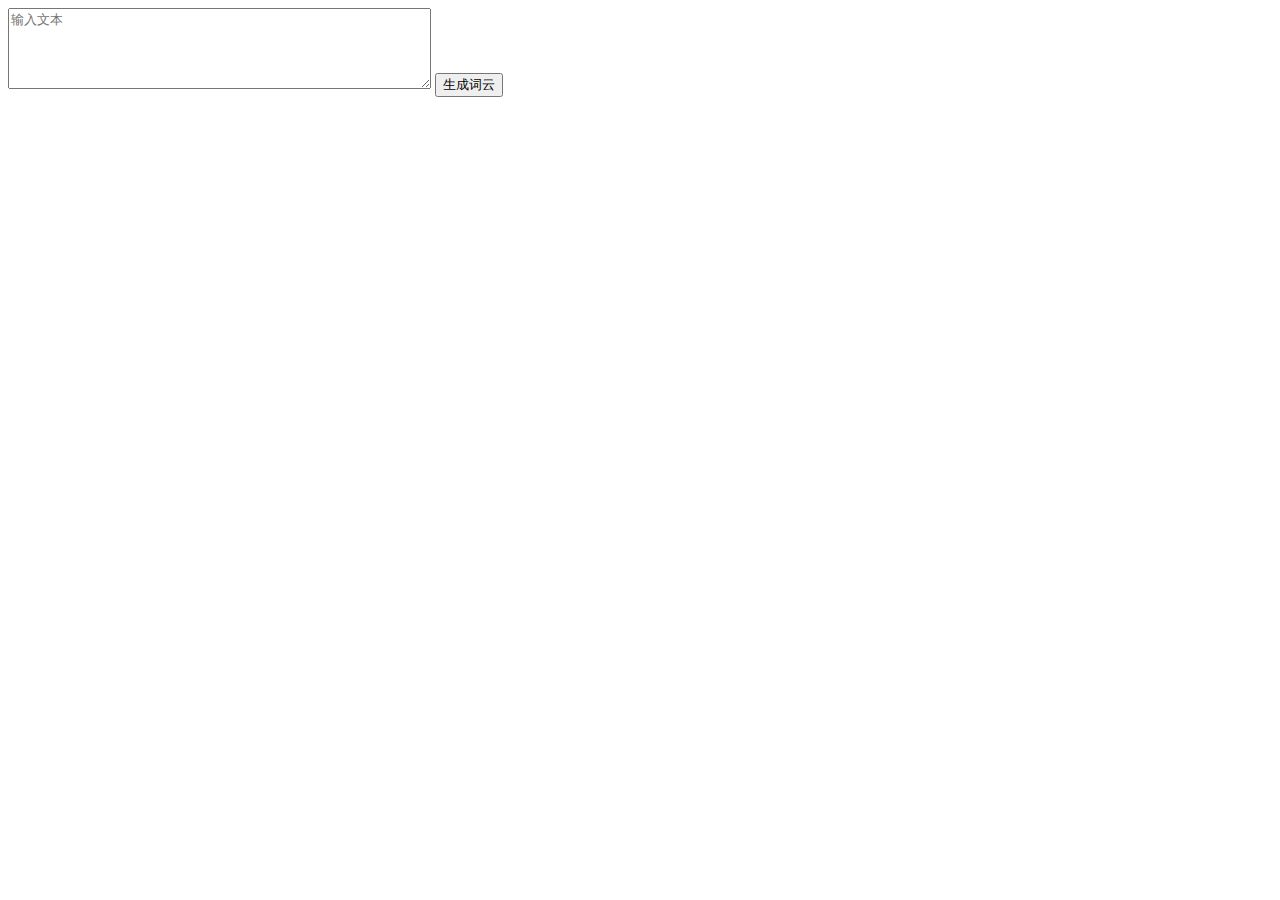
<file: test.html>
<!DOCTYPE html>
<html>
<head>
    <meta charset="utf-8">
    <title>词云示例</title>
    <script type="text/javascript" src="assets/js/wordcloud2.js"></script>
</head>
<body>
    <div>
        <textarea id="textInput" rows="5" cols="50" placeholder="输入文本"></textarea>
        <button onclick="generateWordCloud()">生成词云</button>
    </div>
    
    <div id="wordcloud"></div>

    <script>
        function generateWordCloud() {
            var textInput = document.getElementById('textInput').value;
            
            // 将文本拆分为单词数组
            var words = textInput.split(/\s+/);

            // 创建词云数据
            var wordcloudData = [];
            words.forEach(function(word) {
                wordcloudData.push({ text: word, weight: 1 });
            });

            // 设置词云选项
            var wordcloudOptions = {
                list: wordcloudData,
                color: 'random-light',
                fontFamily: 'Arial, sans-serif',
                weightFactor: 2,
                gridSize: 8,
                rotateRatio: 0.5,
                backgroundColor: '#fff',
                drawOutOfBound: false,
                origin: null // 默认居中显示
            };

            // 生成词云
            WordCloud(document.getElementById('wordcloud'), wordcloudOptions);
        }
    </script>
</body>
</html>
</file>
<file: assets/css/styles.css>
/*   
 * Template Name: Sphere - Responsive website template for CV/Resume/Portfolio
 * Version: 1.0
 * Author: Xiaoying Riley at 3rd Wave Media
 * Website: http://themes.3rdwavemedia.com/
 * Twitter: @3rdwave_themes
*/
/* ======= Base ======= */
body {
  font-family: 'Roboto', sans-serif;
  color: #666;
  background: #f5f5f5;
  font-size: 14px;
  -webkit-font-smoothing: antialiased;
  -moz-osx-font-smoothing: grayscale;
  color: #444;
}
h1,
h2,
h3,
h4,
h5,
h6 {
  font-weight: 500;
}
a {
  color: #00BCD4;
  -webkit-transition: all 0.4s ease-in-out;
  -moz-transition: all 0.4s ease-in-out;
  -ms-transition: all 0.4s ease-in-out;
  -o-transition: all 0.4s ease-in-out;
}
a:hover {
  text-decoration: underline;
  color: #007888;
}
a:focus {
  text-decoration: none;
}
p {
  line-height: 1.5;
}
.btn,
a.btn {
  background: #008fa1;
  color: #fff;
  padding: 8px 15px;
  -webkit-border-radius: 2px;
  -moz-border-radius: 2px;
  -ms-border-radius: 2px;
  -o-border-radius: 2px;
  border-radius: 2px;
  -moz-background-clip: padding;
  -webkit-background-clip: padding-box;
  background-clip: padding-box;
  -webkit-box-shadow: 0 2px 4px 0 rgba(0, 0, 0, 0.4);
  -moz-box-shadow: 0 2px 4px 0 rgba(0, 0, 0, 0.4);
  box-shadow: 0 2px 4px 0 rgba(0, 0, 0, 0.4);
  text-transform: uppercase;
  font-weight: 500;
  font-size: 14px;
}
.btn:hover,
a.btn:hover {
  color: #fff;
  background: #00a5bb;
}
#topcontrol {
  -webkit-transition: all 0.4s ease-in-out;
  -moz-transition: all 0.4s ease-in-out;
  -ms-transition: all 0.4s ease-in-out;
  -o-transition: all 0.4s ease-in-out;
  background: #008fa1;
  color: #fff;
  text-align: center;
  display: inline-block;
  z-index: 30;
  width: 36px;
  height: 36px;
  -webkit-border-radius: 50%;
  -moz-border-radius: 50%;
  -ms-border-radius: 50%;
  -o-border-radius: 50%;
  border-radius: 50%;
  -moz-background-clip: padding;
  -webkit-background-clip: padding-box;
  background-clip: padding-box;
  -webkit-box-shadow: 0 6px 10px 0 rgba(0, 0, 0, 0.3);
  -moz-box-shadow: 0 6px 10px 0 rgba(0, 0, 0, 0.3);
  box-shadow: 0 6px 10px 0 rgba(0, 0, 0, 0.3);
}
#topcontrol:hover {
  background: #007888;
  color: #fff;
}
#topcontrol .fa {
  position: relative;
  top: 3px;
  font-size: 25px;
  font-weight: normal;
}
.header {
  background: #00BCD4;
  color: #fff;
}
.header a {
  color: #fff;
}
.header .top-bar {
  background:url('../images/background.jpg');
  background-size:100% 100%;
  opacity: 0.9;
  position: relative;
  padding-top: 15px;
  padding-bottom: 120px;
}
.header .social {
  margin-bottom: 0;
}
.header .social a {
  color: rgba(255, 255, 255, 0.8);
  display: inline-block;
  text-align: center;
  width: 32px;
  height: 32px;
  -webkit-border-radius: 50%;
  -moz-border-radius: 50%;
  -ms-border-radius: 50%;
  -o-border-radius: 50%;
  border-radius: 50%;
  -moz-background-clip: padding;
  -webkit-background-clip: padding-box;
  background-clip: padding-box;
  padding-top: 2px;
  font-size: 16px;
  border: 2px solid rgba(255, 255, 255, 0.8);
}
.header .social a:hover {
  color: #fff;
  border-color: #fff;
}
.header .actions {
  position: absolute;
  right: 15px;
  top: 15px;
}
.header .actions .fa {
  margin-right: 5px;
}
.header .actions a {
  margin-right: 10px;
  color: #fff;
}
.header .actions a:last-child {
  margin-right: 0;
}
.header .profile-image {
  position: absolute;
  width: 160px;
  height: 160px;
  top: -80px;
  margin-left: -80px;
  border-radius:70%;
  border:5px solid white;
  box-shadow: 0 0 10px rgba(0,0,0,0.5);
}
.header .name {
  font-size: 48px;
  margin-bottom: 15px;
  letter-spacing: 0.5px;
}
.header .title {
  font-size: 28px;
  font-weight: 300;
  color: rgba(255, 255, 255, 0.8);
  margin-bottom: 30px;
}
.header .intro {
  background: #00a5bb;
  padding-top: 90px;
  padding-bottom: 60px;
  position: relative;
  font-size: 16px;
}
.header .profile {
  max-width: 800px;
  margin: 0 auto;
}
.header .contact-info {
  background: #008fa1;
  padding-top: 30px;
  padding-bottom: 30px;
  font-size: 16px;
}
.header .contact-info ul {
  margin-bottom: 0;
}
.header .contact-info li {
  margin-right: 30px;
  color: rgba(255, 255, 255, 0.8);
}
.header .contact-info li a {
  color: rgba(255, 255, 255, 0.8);
}
.header .contact-info li a:hover {
  color: #fff;
}
.header .contact-info li:last-child {
  margin-right: 0;
}
.header .contact-info li .fa {
  margin-right: 10px;
}
/* Page Nav */
.page-nav-space-holder {
  height: 60px;
  position: relative;
}
.page-nav-wrapper {
  background: #007888;
  padding-top: 20px;
  padding-bottom: 20px;
  position: absolute;
  width: 100%;
  left: 0;
  -webkit-box-shadow: 0 4px 12px rgba(0, 0, 0, 0.2);
  -moz-box-shadow: 0 4px 12px rgba(0, 0, 0, 0.2);
  box-shadow: 0 4px 12px rgba(0, 0, 0, 0.2);
}
.page-nav-wrapper.fixed {
  position: fixed;
  top: 0;
  left: 0;
  width: 100%;
  z-index: 100;
  background: #00BCD4;
}
.page-nav-wrapper a {
  color: rgba(255, 255, 255, 0.6);
  text-decoration: none;
  font-weight: 500;
}
.page-nav-wrapper .page-nav {
  margin: 0 auto;
  display: inline-block;
}
.page-nav-wrapper .page-nav li {
  margin-right: 30px;
  display: inline-block;
  background: none;
}
.page-nav-wrapper .page-nav li:hover,
.page-nav-wrapper .page-nav li:active {
  background: none;
}
.page-nav-wrapper .page-nav li.active a {
  color: #fff;
  background: none;
}
.page-nav-wrapper .page-nav li a {
  color: rgba(255, 255, 255, 0.6);
  padding: inherit;
}
.page-nav-wrapper .page-nav li a:hover {
  color: #fff;
}
.page-nav-wrapper .page-nav li a:hover,
.page-nav-wrapper .page-nav li a:active,
.page-nav-wrapper .page-nav li a:focus {
  background: none;
}
.page-nav-wrapper .page-nav li:last-child {
  margin-right: 0;
}
.wrapper {
  padding-top: 60px;
  padding-bottom: 60px;
}
.section {
  -webkit-box-shadow: 0 1px 4px 0 rgba(0, 0, 0, 0.14);
  -moz-box-shadow: 0 1px 4px 0 rgba(0, 0, 0, 0.14);
  box-shadow: 0 1px 4px 0 rgba(0, 0, 0, 0.14);
  padding: 45px;
  background: #fff;
  margin-bottom: 45px;
  -webkit-border-radius: 2px;
  -moz-border-radius: 2px;
  -ms-border-radius: 2px;
  -o-border-radius: 2px;
  border-radius: 2px;
  -moz-background-clip: padding;
  -webkit-background-clip: padding-box;
  background-clip: padding-box;
}
.section:last-child {
  margin-bottom: 0;
}
.section-title {
  margin-top: 0;
  margin-bottom: 45px;
  font-size: 24px;
  text-align: center;
}
.timeline {
  border-left: 3px solid #00BCD4;
  border-bottom-right-radius: 2px;
  border-top-right-radius: 2px;
  position: relative;
  padding: 0 30px;
  margin-left: 280px;
}
.timeline .item {
  position: relative;
  margin-bottom: 45px;
}
.timeline .item:last-child {
  margin-bottom: 0;
}
.timeline .item:before {
  content: "";
  position: absolute;
  left: -43px;
  top: 0;
  display: inline-block;
  width: 22px;
  height: 22px;
  -webkit-border-radius: 50%;
  -moz-border-radius: 50%;
  -ms-border-radius: 50%;
  -o-border-radius: 50%;
  border-radius: 50%;
  -moz-background-clip: padding;
  -webkit-background-clip: padding-box;
  background-clip: padding-box;
  background: #fff;
  border: 3px solid #00BCD4;
}
.timeline .item:after {
  content: "";
  position: absolute;
  left: -37px;
  top: 6px;
  display: inline-block;
  width: 10px;
  height: 10px;
  -webkit-border-radius: 50%;
  -moz-border-radius: 50%;
  -ms-border-radius: 50%;
  -o-border-radius: 50%;
  border-radius: 50%;
  -moz-background-clip: padding;
  -webkit-background-clip: padding-box;
  background-clip: padding-box;
  background: #00BCD4;
  z-index: 10;
}
.timeline .work-place {
  position: relative;
}
.timeline .location {
  position: absolute;
  right: 0;
  top: 2px;
  color: #8a8a8a;
}
.timeline .location .fa {
  margin-right: 5px;
}
.timeline .place {
  margin-top: 0;
  margin-bottom: 15px;
  font-size: 20px;
  font-weight: 300;
}
.timeline .job-meta {
  position: absolute;
  left: -280px;
  top: 0;
}
.timeline .job-meta .title {
  font-size: 18px;
  color: #00BCD4;
}
.timeline .job-meta .time {
  color: #8a8a8a;
}
.timeline .job-desc {
  color: #666;
}
.education-section .item {
  margin-bottom: 15px;
}
.education-section .item-inner {
  padding: 30px;
}
.education-section .degree {
  font-size: 18px;
  color: #00BCD4;
  margin-top: 0;
  margin-bottom: 0px;
}
.education-section .education-body {
  font-weight: 500;
  margin-bottom: 0px;
  font-size: 16px;
  font-weight: 300;
}
.education-section .time {
  color: #8a8a8a;
  margin-bottom: 15px;
}
.education-section .desc {
  color: #666;
}
.skills-section .subtitle {
  font-size: 18px;
  color: #8a8a8a;
  margin-top: 0;
  margin-bottom: 45px;
  font-weight: 300;
}
.skills-section .top-skills {
  margin-bottom: 30px;
  max-width: 800px;
  margin : auto;
}
.skills-section .top-skills .item {
  margin-bottom: 45px;
}
.skills-section .top-skills .content {
  margin-top: 30px;
  text-align: left;
  padding-left: 10px;
  padding-right:10px;
}
.skills-section .top-skills .image {
  margin-bottom: 30px;
  padding-left: 10px;
  padding-right: 10px;
}

.skills-section .level {
  color: #8a8a8a;
  margin-bottom: 15px;
}
.skills-section .desc {
  color: #666;
}
.skills-section .skill-tag {
  -webkit-box-shadow: 0 1px 4px 0 rgba(0, 0, 0, 0.14);
  -moz-box-shadow: 0 1px 4px 0 rgba(0, 0, 0, 0.14);
  box-shadow: 0 1px 4px 0 rgba(0, 0, 0, 0.14);
  padding: 6px 30px;
  display: inline-block;
  margin-right: 10px;
  border: 1px solid #f5f5f5;
  font-weight: 500;
  margin-bottom: 15px;
  font-size: 16px;
}
.chart-easy-pie {
  positon: relative;
}
.chart {
  width: 110px;
  height: 110px;
  vertical-align: middle;
  position: relative;
  margin: 0 auto;
  text-align: center;
  font-size: 20px;
  font-weight: 300;
  margin-bottom: 30px;
}
.chart span {
  line-height: 110px;
}
.chart canvas {
  position: absolute;
  left: 0;
  top: 0;
}
.testimonials-section .testimonials-carousel {
  max-width: 800px;
  margin: 0 auto;
}
.testimonials-section .item {
  padding-left: 60px;
  margin-bottom: 45px;
}
.testimonials-section .quote {
  border-left: none;
  padding: 0;
  font-size: 22px;
  color: #666;
  font-weight: 300;
  position: relative;
}
.testimonials-section .quote .source .papername {
  font-size: 18px;
  font-weight: 400;
}
.testimonials-section .quote .source .name {
  font-size: 14px;
  color: #8a8a8a;
}
.testimonials-section .quote .source .position {
  font-size: 16px;
  color: #444444;
}
.testimonials-section .fa-quote-left {
  position: absolute;
  left: -60px;
  top: 0;
  width: 36px;
  height: 36px;
  display: inline-block;
  background: #00BCD4;
  color: #fff;
  -webkit-border-radius: 50%;
  -moz-border-radius: 50%;
  -ms-border-radius: 50%;
  -o-border-radius: 50%;
  border-radius: 50%;
  -moz-background-clip: padding;
  -webkit-background-clip: padding-box;
  background-clip: padding-box;
  text-align: center;
  padding-top: 10px;
  font-size: 16px;
}
.testimonials-section .carousel-indicators {
  bottom: 0;
  margin-bottom: 0;
}
.testimonials-section .carousel-indicators li {
  background-color: #bdbdbd;
  border: none;
  width: 10px;
  height: 10px;
  margin: 0;
  margin-right: 5px;
}
.testimonials-section .carousel-indicators li.active {
  background-color: #00BCD4;
  width: 10px;
  height: 10px;
  margin: 0;
  margin-right: 5px;
}
.portfolio-section .filters {
  list-style: none;
  margin: 0 auto;
  margin-bottom: 60px;
  text-align: center;
  border-bottom: 1px solid #e8e8e8;
}
.portfolio-section .filters .type {
  margin-right: 30px;
  list-style: none;
  display: inline-block;
  padding: 8px 15px;
  color: #8a8a8a;
  cursor: pointer;
  font-size: 14px;
  text-transform: uppercase;
  font-weight: 500;
}
.portfolio-section .filters .type:last-child {
  margin-right: 0;
}
.portfolio-section .filters .type.active {
  color: #00BCD4;
  border-bottom: 2px solid #00BCD4;
}
.portfolio-section .item {
  margin-bottom: 30px;
}
.portfolio-section .item-inner {
  background: #00BCD4;
  color: #fff;
  -webkit-border-radius: 2px;
  -moz-border-radius: 2px;
  -ms-border-radius: 2px;
  -o-border-radius: 2px;
  border-radius: 2px;
  -moz-background-clip: padding;
  -webkit-background-clip: padding-box;
  background-clip: padding-box;
  position: relative;
  -webkit-box-shadow: 0 1px 4px 0 rgba(0, 0, 0, 0.14);
  -moz-box-shadow: 0 1px 4px 0 rgba(0, 0, 0, 0.14);
  box-shadow: 0 1px 4px 0 rgba(0, 0, 0, 0.14);
}
.portfolio-section .item-inner .content {
  padding: 30px;
  padding-bottom: 75px;
  position: relative;
}
.portfolio-section .item-inner .content:hover {
  background: #00c5de;
}
.portfolio-section .item-inner .content a {
  color: #fff;
}
.portfolio-section .item-inner .content .sub-title {
  font-size: 16px;
  margin-top: 0;
  margin-bottom: 5px;
  max-width: 300px;
  overflow: hidden;
  text-overflow: ellipsis;
  display: -webkit-box;
  -webkit-line-clamp: 4;
  -webkit-box-orient: vertical;
}
.portfolio-section .item-inner .content .meta {
  color: rgba(255, 255, 255, 0.8);
  font-size: 14px;
  max-width: 300px;
  overflow: hidden;
  text-overflow: ellipsis;
  white-space: nowrap
}
.portfolio-section .item-inner .content .action {
  position: absolute;
  bottom: 30px;
  left: 30px;
}
.portfolio-section .item-inner .link-mask {
  display: block;
  position: absolute;
  width: 100%;
  height: 100%;
  left: 0;
  top: 0;
}

.group-section .filters {
  list-style: none;
  margin: 0 auto;
  margin-bottom: 60px;
  text-align: center;
  border-bottom: 1px solid #e8e8e8;
}
.group-section .filters .type {
  margin-right: 30px;
  list-style: none;
  display: inline-block;
  padding: 8px 15px;
  color: #8a8a8a;
  cursor: pointer;
  font-size: 14px;
  text-transform: uppercase;
  font-weight: 500;
}
.group-section .filters .type:last-child {
  margin-right: 0;
}
.group-section .filters .type.active {
  color: #00BCD4;
  border-bottom: 2px solid #00BCD4;
}
.group-section .item {
  margin-bottom: 30px;
  padding: 30px;
}
.group-section .item-inner {
  background: #fff;
  color: #666;
  -webkit-border-radius: 2px;
  -moz-border-radius: 2px;
  -ms-border-radius: 2px;
  -o-border-radius: 2px;
  border-radius: 2px;
  -moz-background-clip: padding;
  -webkit-background-clip: padding-box;
  background-clip: padding-box;
  position: relative;
  -webkit-box-shadow: 0 1px 4px 0 rgba(0, 0, 0, 0.14);
  -moz-box-shadow: 0 1px 4px 0 rgba(0, 0, 0, 0.14);
  box-shadow: 0 1px 4px 0 rgba(0, 0, 0, 0.14);
}
.group-section .item-inner .figure {
  padding: 20px;
  position: relative;
}
.group-section .item-inner .content {
  padding: 30px;
  padding-top: 10px;
  position: relative;
}
.group-section .item-inner .content a {
  color: #fff;
}
.group-section .item-inner .content .sub-title {
  font-size: 18px;
  font-weight: bold;
  color: #00BCD4;
  margin-top: 0;
  margin-bottom: 5px;
  max-width: 300px;
  overflow: hidden;
  text-overflow: ellipsis;
  display: -webkit-box;
  -webkit-line-clamp: 4;
  -webkit-box-orient: vertical;
}
.group-section .item-inner .content .meta {
  color: #888;
  font-size: 14px;
  max-width: 300px;
  overflow: hidden;
  text-overflow: ellipsis;
  white-space: nowrap
}
.group-section .item-inner .link-mask {
  display: block;
  position: absolute;
  width: 100%;
  height: 100%;
  left: 0;
  top: 0;
}

.contact-section .intro {
  position: relative;
  padding-left: 350px;
  font-size: 16px;
  color: #666;
}
.contact-section .intro .profile-image {
  width: 150px;
  height: 150px;
  position: absolute;
  left: 200px;
}
.contact-section .intro p {
  margin-bottom: 0px;
}
.contact-section .service-list {
  margin-left: 30px;
  margin-bottom: 15px;
}
.contact-section .service-list li {
  margin-bottom: 15px;
}
.contact-section .service-list .fa {
  color: #00BCD4;
}
.contact-section .social {
  margin-bottom: 0;
}
.contact-section .social li {
  margin-right: 10px;
}
.contact-section .social li:last-child {
  margin-right: 0;
}
.contact-section .social a {
  display: inline-block;
  text-align: center;
  font-size: 24px;
  color: #8a8a8a;
}
.contact-section .social a:hover {
  color: #00BCD4;
}
.footer .container {
  padding: 30px;
  color: #8a8a8a;
  letter-spacing: 0.5px;
}
.footer .container a {
  color: #8a8a8a;
}
/* Extra small devices (phones, less than 768px) */
@media (max-width: 767px) {
  .header .social {
    margin: 0 auto;
    text-align: center;
  }
  .header .actions {
    position: static;
    margin: 0 auto;
    margin-bottom: 30px;
    text-align: center;
  }
  .header .actions .btn {
    margin-bottom: 15px;
    font-size: 12px;
    display: inline-block;
    width: 100%;
  }
  .header .actions .btn:last-child {
    margin-bottom: 0;
  }
  .header .school {
    margin: 0 auto;
    margin-bottom: 30px;
    text-align: center;
  }
  .header .name {
    font-size: 36px;
  }
  .header .title {
    font-size: 22px;
  }
  .header .contact-info li {
    margin-right: 0;
    margin-bottom: 15px;
    font-size: 14px;
    width: 100%;
    display: inline-block;
  }
  .header .contact-info li:last-child {
    margin-bottom: 0;
  }
  .section {
    padding: 30px;
  }
  .section-title {
    font-size: 20px;
  }
  .timeline {
    margin-left: 0;
    padding-right: 0;
  }
  .timeline .place {
    margin-bottom: 5px;
  }
  .timeline .job-meta {
    position: static;
    margin-bottom: 15px;
  }
  .education-section .item {
    padding: 0;
  }
  .portfolio-section .filters .type {
    font-size: 12px;
    margin-right: 5px;
    padding: 8px 5px;
  }
  .portfolio-section .item-inner .content {
    padding: 15px;
  }
  .portfolio-section .item-inner .content .sub-title {
    font-size: 14px;
    max-width: 120px;
    overflow: hidden;
    text-overflow: ellipsis;
    display: -webkit-box;
    -webkit-line-clamp: 4;
    -webkit-box-orient: vertical;
  }
  .portfolio-section .item-inner .content .meta {
    margin-bottom: 20px;
    max-width: 120px;
    overflow: hidden;
    text-overflow: ellipsis;
    white-space: nowrap;
  }
  .portfolio-section .item-inner .content .action {
    position: static;
    font-size: 12px;
  }

  .group-section .filters .type {
    font-size: 12px;
    margin-right: 5px;
    padding: 8px 5px;
  }
  .group-section .item{
    margin-bottom: 10px;
    padding: 10px;
  }
  .group-section .item-inner .figure {
    padding: 10px;
    position: relative;
  }
  .group-section .item-inner .content {
    padding: 15px;
    padding-top: 5px;
  }
  .group-section .item-inner .content .sub-title {
    font-size: 14px;
    max-width: 120px;
    overflow: hidden;
    text-overflow: ellipsis;
    white-space: nowrap;
  }
  .group-section .item-inner .content .meta {
    font-size: 12px;
    max-width: 120px;
    overflow: hidden;
    text-overflow: ellipsis;
    white-space: nowrap;
  }
  .group-section .item-inner .content .action {
    position: static;
    font-size: 12px;
    overflow: hidden;
    text-overflow: ellipsis;
    white-space: nowrap;
  }

  .contact-section .intro {
    padding: 0;
    text-align: center;
  }
  .contact-section .intro .profile-image {
    position: static;
    margin: 0 auto;
    margin-bottom: 30px;
    text-align: center;
  }
  .contact-section .service-list {
    margin-left: 0;
  }
  .contact-section .social {
    margin: 0 auto;
  }
}
/* Small devices (tablets, 768px and up) */
/* Medium devices (desktops, 992px and up) */
/* Large devices (large desktops, 1200px and up) */
/* X-Large devices (large desktops, 1400px and up) */
/* ======= Configure Style (Remove in production) ======= */
.config-trigger {
  position: absolute;
  top: 30px;
  left: -36px;
  width: 36px;
  height: 36px;
  background: #222;
  color: #fff;
  text-align: center;
  -webkit-border-top-right-radius: 0;
  -webkit-border-bottom-right-radius: 0;
  -webkit-border-bottom-left-radius: 4px;
  -webkit-border-top-left-radius: 4px;
  -moz-border-radius-topright: 0;
  -moz-border-radius-bottomright: 0;
  -moz-border-radius-bottomleft: 4px;
  -moz-border-radius-topleft: 4px;
  border-top-right-radius: 0;
  border-bottom-right-radius: 0;
  border-bottom-left-radius: 4px;
  border-top-left-radius: 4px;
  -moz-background-clip: padding;
  -webkit-background-clip: padding-box;
  background-clip: padding-box;
  text-decoration: none;
}
.config-trigger:hover {
  background: #000;
  text-decoration: none;
}
.config-trigger:hover .fa {
  color: #fff;
}
.config-trigger .fa {
  font-size: 22px;
  padding-top: 7px;
  display: block;
  color: rgba(255, 255, 255, 0.8);
}
.config-panel {
  position: absolute;
  top: 160px;
  right: -190px;
  z-index: 30;
  width: 190px;
}
.config-panel .panel-inner {
  position: relative;
  background: #222;
  color: #fff;
  padding: 15px;
  -webkit-border-top-right-radius: 0;
  -webkit-border-bottom-right-radius: 0;
  -webkit-border-bottom-left-radius: 4px;
  -webkit-border-top-left-radius: 4px;
  -moz-border-radius-topright: 0;
  -moz-border-radius-bottomright: 0;
  -moz-border-radius-bottomleft: 4px;
  -moz-border-radius-topleft: 4px;
  border-top-right-radius: 0;
  border-bottom-right-radius: 0;
  border-bottom-left-radius: 4px;
  border-top-left-radius: 4px;
  -moz-background-clip: padding;
  -webkit-background-clip: padding-box;
  background-clip: padding-box;
}
.config-panel .panel-title {
  font-weight: 600;
  margin-bottom: 15px;
  font-size: 14px;
  text-transform: uppercase;
}
.config-panel label {
  color: #fff;
}
.config-panel #color-options {
  margin-bottom: 0px;
}
.config-panel #color-options li a {
  display: block;
  width: 28px;
  height: 20px;
  border: 2px solid transparent;
  margin-bottom: 10px;
}
.config-panel #color-options li a:hover {
  -webkit-opacity: 0.9;
  -moz-opacity: 0.9;
  opacity: 0.9;
  border: 2px solid rgba(255, 255, 255, 0.8);
}
.config-panel #color-options li.active a {
  border: 2px solid #fff;
}
.config-panel #color-options li.theme-1 a {
  background: #00BCD4;
}
.config-panel #color-options li.theme-2 a {
  background-color: #03A9F4;
}
.config-panel #color-options li.theme-3 a {
  background-color: #009688;
}
.config-panel #color-options li.theme-4 a {
  background-color: #4CAF50;
}
.config-panel #color-options li.theme-5 a {
  background-color: #8BC34A;
}
.config-panel #color-options li.theme-6 a {
  background-color: #C0CA33;
}
.config-panel #color-options li.theme-7 a {
  background-color: #FFC107;
}
.config-panel #color-options li.theme-8 a {
  background-color: #FF9800;
}
.config-panel #color-options li.theme-9 a {
  background-color: #FF5722;
}
.config-panel #color-options li.theme-10 a {
  background-color: #795548;
}
.config-panel #color-options li.theme-11 a {
  background-color: #607D8B;
}
.config-panel #color-options li.theme-12 a {
  background-color: #673AB7;
}
.config-panel #color-options li.theme-13 a {
  background-color: #3F51B5;
}
.config-panel #color-options li.theme-14 a {
  background-color: #2196F3;
}
.config-panel #color-options li.theme-15 a {
  background-color: #9C27B0;
}
.config-panel #color-options li.theme-16 a {
  background-color: #E91E63;
}
.config-panel .close {
  position: absolute;
  right: 5px;
  top: 5px;
  color: #fff;
}
.config-panel .close .fa {
  color: #fff;
}
</file>
<file: assets/plugins/viewer.min.css>
/*!
 * Viewer.js v1.4.0
 * https://fengyuanchen.github.io/viewerjs
 *
 * Copyright 2015-present Chen Fengyuan
 * Released under the MIT license
 *
 * Date: 2019-10-26T07:09:34.435Z
 */.viewer-close::before,
.viewer-flip-horizontal::before,
.viewer-flip-vertical::before,
.viewer-fullscreen-exit::before,
.viewer-fullscreen::before,
.viewer-next::before,
.viewer-one-to-one::before,
.viewer-play::before,
.viewer-prev::before,
.viewer-reset::before,
.viewer-rotate-left::before,
.viewer-rotate-right::before,
.viewer-zoom-in::before,
.viewer-zoom-out::before { background-image: url("[data-uri]"); background-repeat: no-repeat; background-size: 280px; color: transparent; display: block; font-size: 0; height: 20px; line-height: 0; width: 20px; }
.viewer-zoom-in::before { background-position: 0 0; content: "Zoom In"; }
.viewer-zoom-out::before { background-position: -20px 0; content: "Zoom Out"; }
.viewer-one-to-one::before { background-position: -40px 0; content: "One to One"; }
.viewer-reset::before { background-position: -60px 0; content: "Reset"; }
.viewer-prev::before { background-position: -80px 0; content: "Previous"; }
.viewer-play::before { background-position: -100px 0; content: "Play"; }
.viewer-next::before { background-position: -120px 0; content: "Next"; }
.viewer-rotate-left::before { background-position: -140px 0; content: "Rotate Left"; }
.viewer-rotate-right::before { background-position: -160px 0; content: "Rotate Right"; }
.viewer-flip-horizontal::before { background-position: -180px 0; content: "Flip Horizontal"; }
.viewer-flip-vertical::before { background-position: -200px 0; content: "Flip Vertical"; }
.viewer-fullscreen::before { background-position: -220px 0; content: "Enter Full Screen"; }
.viewer-fullscreen-exit::before { background-position: -240px 0; content: "Exit Full Screen"; }
.viewer-close::before { background-position: -260px 0; content: "Close"; }
.viewer-container { bottom: 0; direction: ltr; font-size: 0; left: 0; line-height: 0; overflow: hidden; position: absolute; right: 0; -webkit-tap-highlight-color: transparent; top: 0; -ms-touch-action: none; touch-action: none; -webkit-touch-callout: none; -webkit-user-select: none; -moz-user-select: none; -ms-user-select: none; user-select: none; }
.viewer-container::-moz-selection,
.viewer-container ::-moz-selection { background-color: transparent; }
.viewer-container::selection,
.viewer-container ::selection { background-color: transparent; }
.viewer-container img { display: block; height: auto; max-height: none !important; max-width: none !important; min-height: 0 !important; min-width: 0 !important; width: 100%; }
.viewer-canvas { bottom: 0; left: 0; overflow: hidden; position: absolute; right: 0; top: 0; }
.viewer-canvas > img { height: auto; margin: 15px auto; max-width: 90% !important; width: auto; }
.viewer-footer { bottom: 0; left: 0; overflow: hidden; position: absolute; right: 0; text-align: center; }
.viewer-navbar { background-color: rgba(0, 0, 0, 0.5); overflow: hidden; }
.viewer-list { -webkit-box-sizing: content-box; box-sizing: content-box; height: 50px; margin: 0; overflow: hidden; padding: 1px 0; }
.viewer-list > li { color: transparent; cursor: pointer; float: left; font-size: 0; height: 50px; line-height: 0; opacity: 0.5; overflow: hidden; -webkit-transition: opacity 0.15s; transition: opacity 0.15s; width: 30px; }
.viewer-list > li:hover { opacity: 0.75; }
.viewer-list > li + li { margin-left: 1px; }
.viewer-list > .viewer-loading { position: relative; }
.viewer-list > .viewer-loading::after { border-width: 2px; height: 20px; margin-left: -10px; margin-top: -10px; width: 20px; }
.viewer-list > .viewer-active,
.viewer-list > .viewer-active:hover { opacity: 1; }
.viewer-player { background-color: #000; bottom: 0; cursor: none; display: none; right: 0; }
.viewer-player,
.viewer-player > img { left: 0; position: absolute; top: 0; }
.viewer-toolbar > ul { display: inline-block; margin: 0 auto 5px; overflow: hidden; padding: 3px 0; }
.viewer-toolbar > ul > li { background-color: rgba(0, 0, 0, 0.5); border-radius: 50%; cursor: pointer; float: left; height: 24px; overflow: hidden; -webkit-transition: background-color 0.15s; transition: background-color 0.15s; width: 24px; }
.viewer-toolbar > ul > li:hover { background-color: rgba(0, 0, 0, 0.8); }
.viewer-toolbar > ul > li::before { margin: 2px; }
.viewer-toolbar > ul > li + li { margin-left: 1px; }
.viewer-toolbar > ul > .viewer-small { height: 18px; margin-bottom: 3px; margin-top: 3px; width: 18px; }
.viewer-toolbar > ul > .viewer-small::before { margin: -1px; }
.viewer-toolbar > ul > .viewer-large { height: 30px; margin-bottom: -3px; margin-top: -3px; width: 30px; }
.viewer-toolbar > ul > .viewer-large::before { margin: 5px; }
.viewer-tooltip { background-color: rgba(0, 0, 0, 0.8); border-radius: 10px; color: #fff; display: none; font-size: 12px; height: 20px; left: 50%; line-height: 20px; margin-left: -25px; margin-top: -10px; position: absolute; text-align: center; top: 50%; width: 50px; }
.viewer-title { color: #ccc; display: inline-block; font-size: 12px; line-height: 1; margin: 0 5% 5px; max-width: 90%; opacity: 0.8; overflow: hidden; text-overflow: ellipsis; -webkit-transition: opacity 0.15s; transition: opacity 0.15s; white-space: nowrap; }
.viewer-title:hover { opacity: 1; }
.viewer-button { background-color: rgba(0, 0, 0, 0.5); border-radius: 50%; cursor: pointer; height: 80px; overflow: hidden; position: absolute; right: -40px; top: -40px; -webkit-transition: background-color 0.15s; transition: background-color 0.15s; width: 80px; }
.viewer-button:focus,
.viewer-button:hover { background-color: rgba(0, 0, 0, 0.8); }
.viewer-button::before { bottom: 15px; left: 15px; position: absolute; }
.viewer-fixed { position: fixed; }
.viewer-open { overflow: hidden; }
.viewer-show { display: block; }
.viewer-hide { display: none; }
.viewer-backdrop { background-color: rgba(0, 0, 0, 0.5); }
.viewer-invisible { visibility: hidden; }
.viewer-move { cursor: move; cursor: -webkit-grab; cursor: grab; }
.viewer-fade { opacity: 0; }
.viewer-in { opacity: 1; }
.viewer-transition { -webkit-transition: all 0.3s; transition: all 0.3s; }

@-webkit-keyframes viewer-spinner {
  0% { -webkit-transform: rotate(0deg); transform: rotate(0deg); }
  to { -webkit-transform: rotate(1turn); transform: rotate(1turn); }
}

@keyframes viewer-spinner {
  0% { -webkit-transform: rotate(0deg); transform: rotate(0deg); }
  to { -webkit-transform: rotate(1turn); transform: rotate(1turn); }
}
.viewer-loading::after { -webkit-animation: viewer-spinner 1s linear infinite; animation: viewer-spinner 1s linear infinite; border: 4px solid hsla(0, 0%, 100%, 0.1); border-left-color: hsla(0, 0%, 100%, 0.5); border-radius: 50%; content: ""; display: inline-block; height: 40px; left: 50%; margin-left: -20px; margin-top: -20px; position: absolute; top: 50%; width: 40px; z-index: 1; }

@media (max-width: 767px) { .viewer-hide-xs-down { display: none; } }

@media (max-width: 991px) { .viewer-hide-sm-down { display: none; } }

@media (max-width: 1199px) { .viewer-hide-md-down { display: none; } }
</file>
